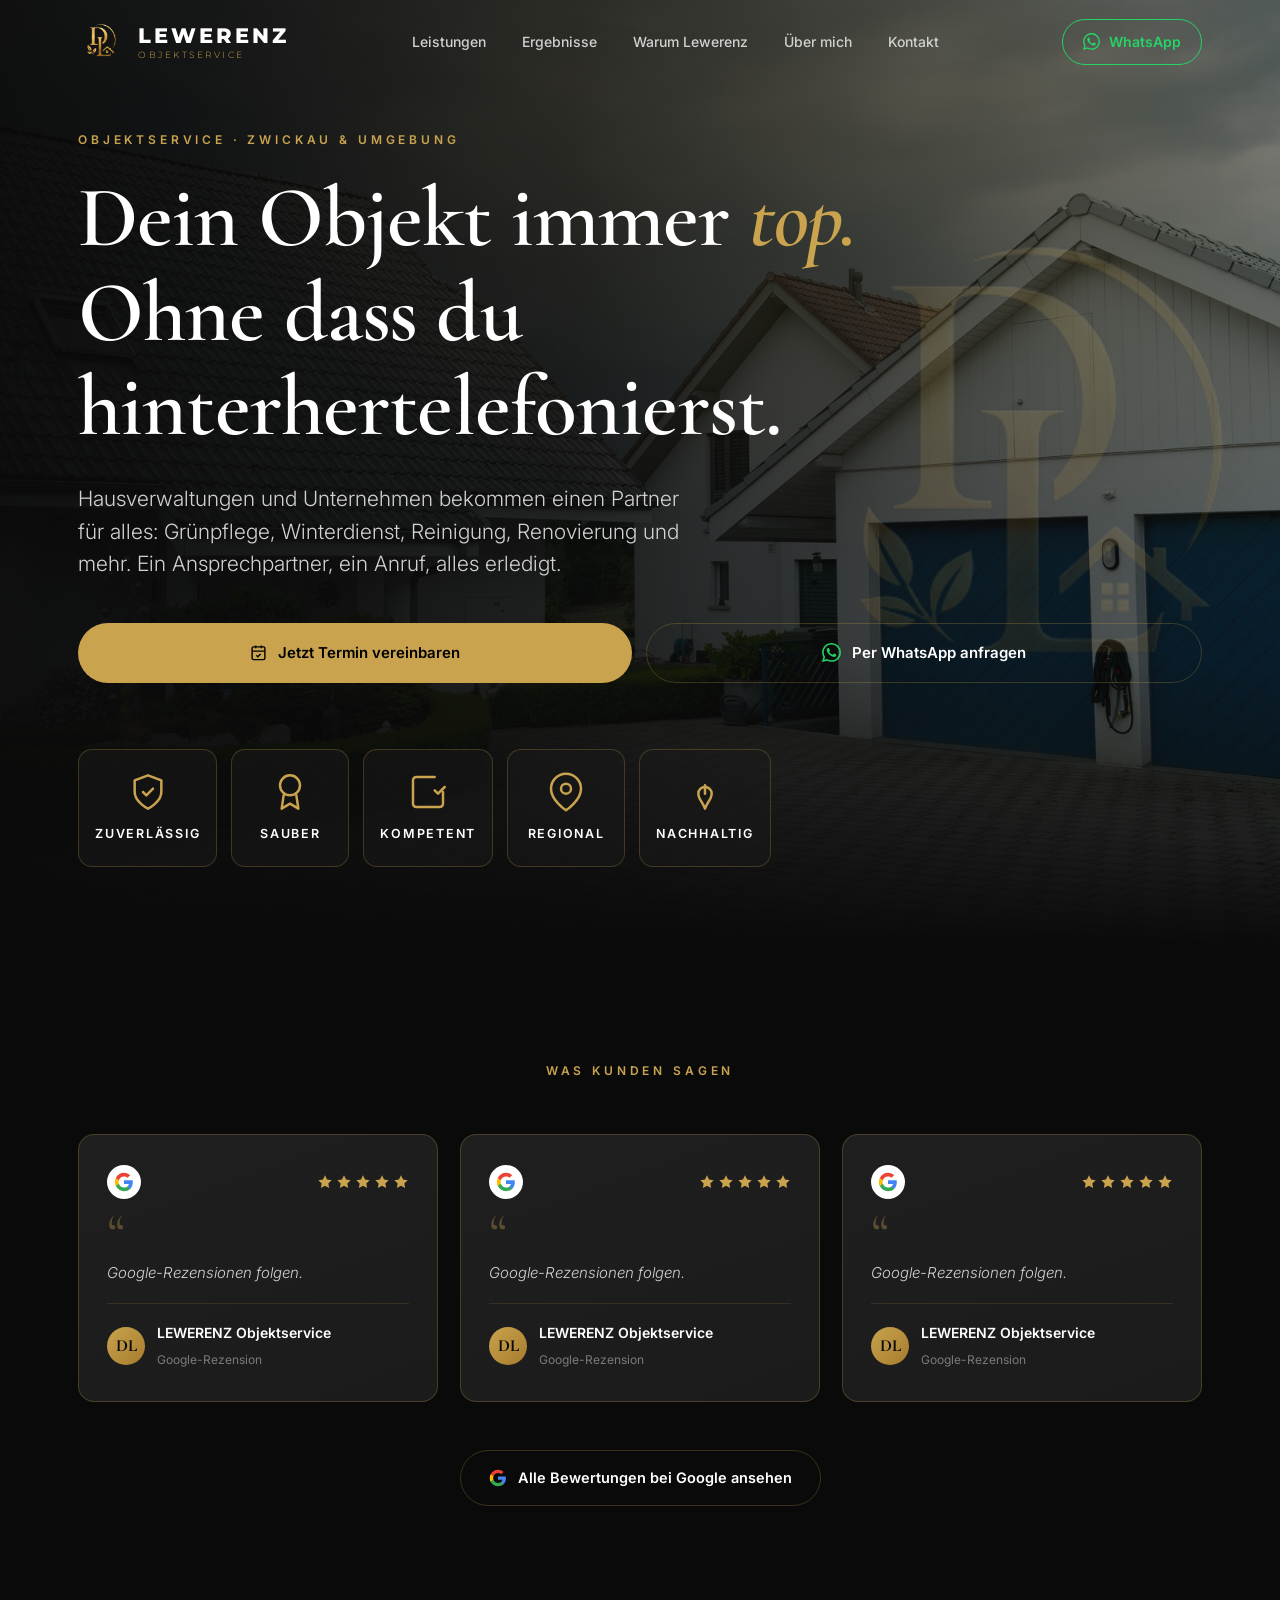
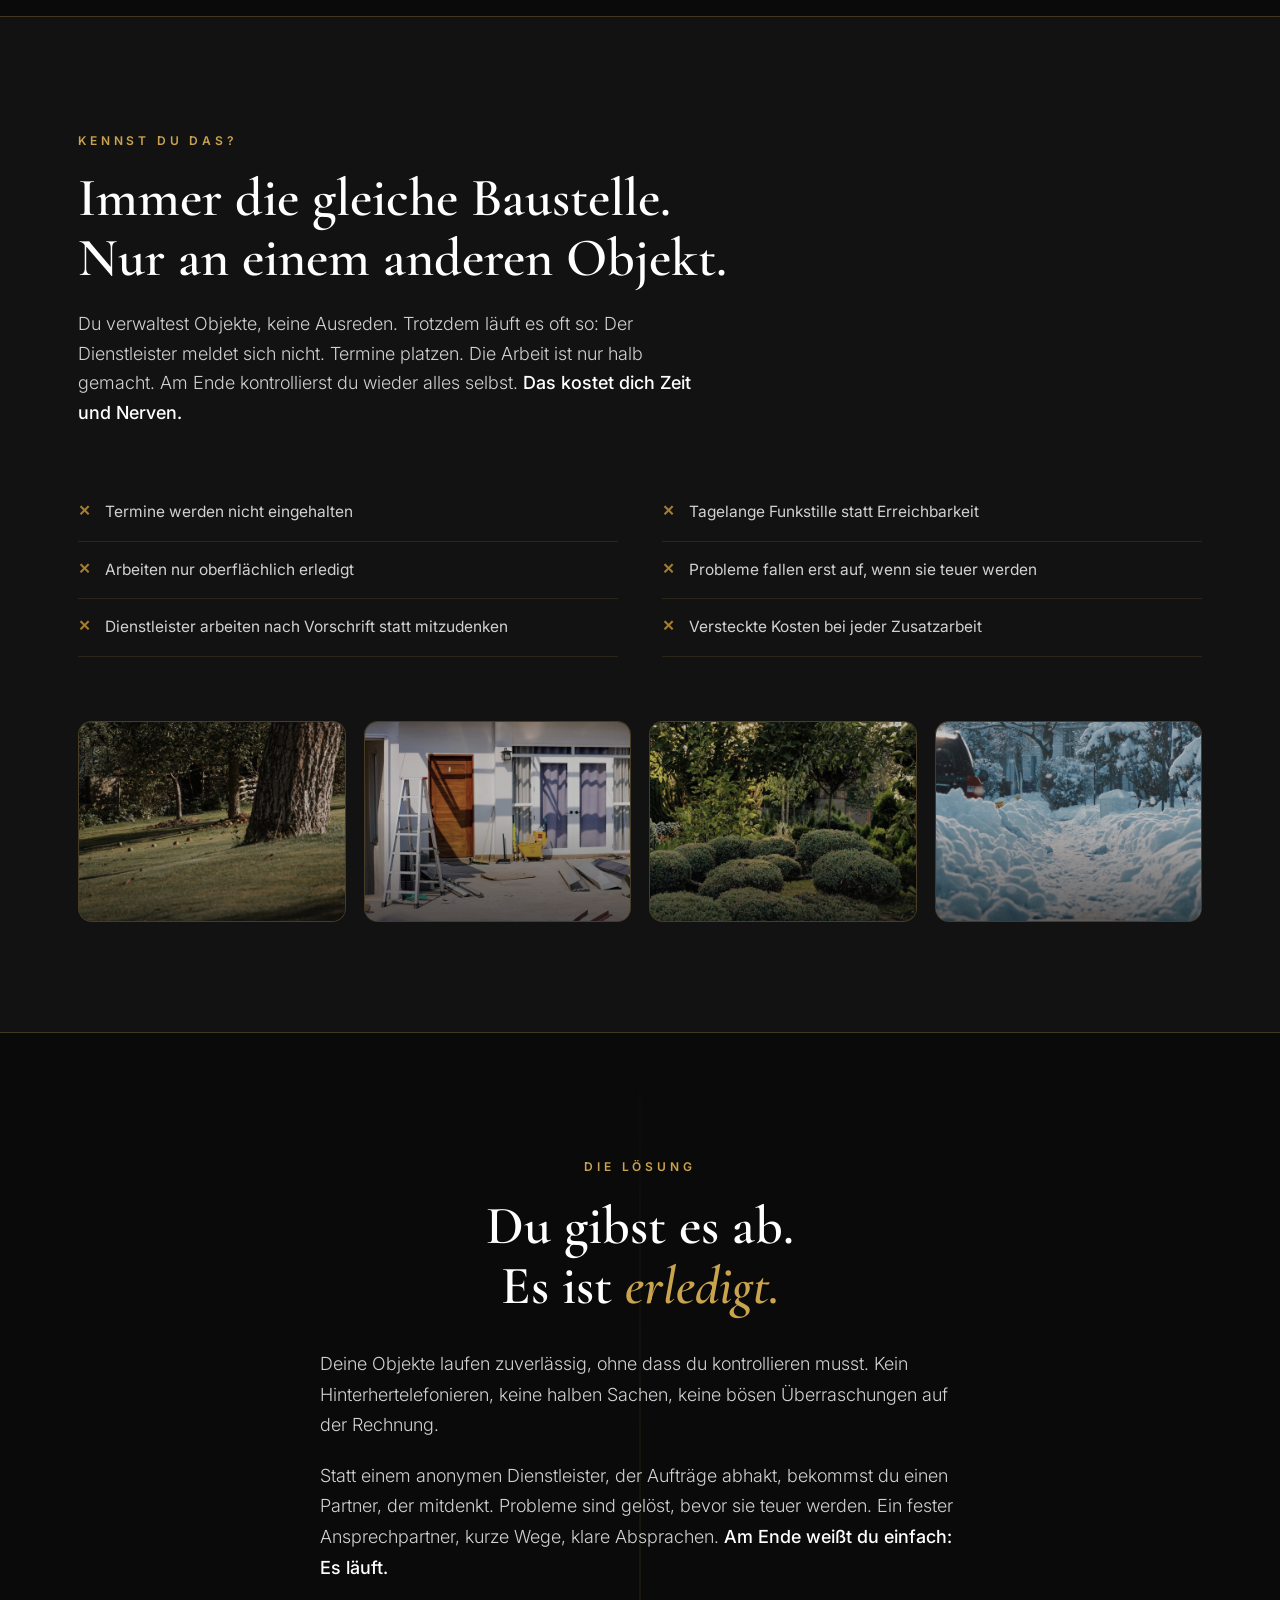
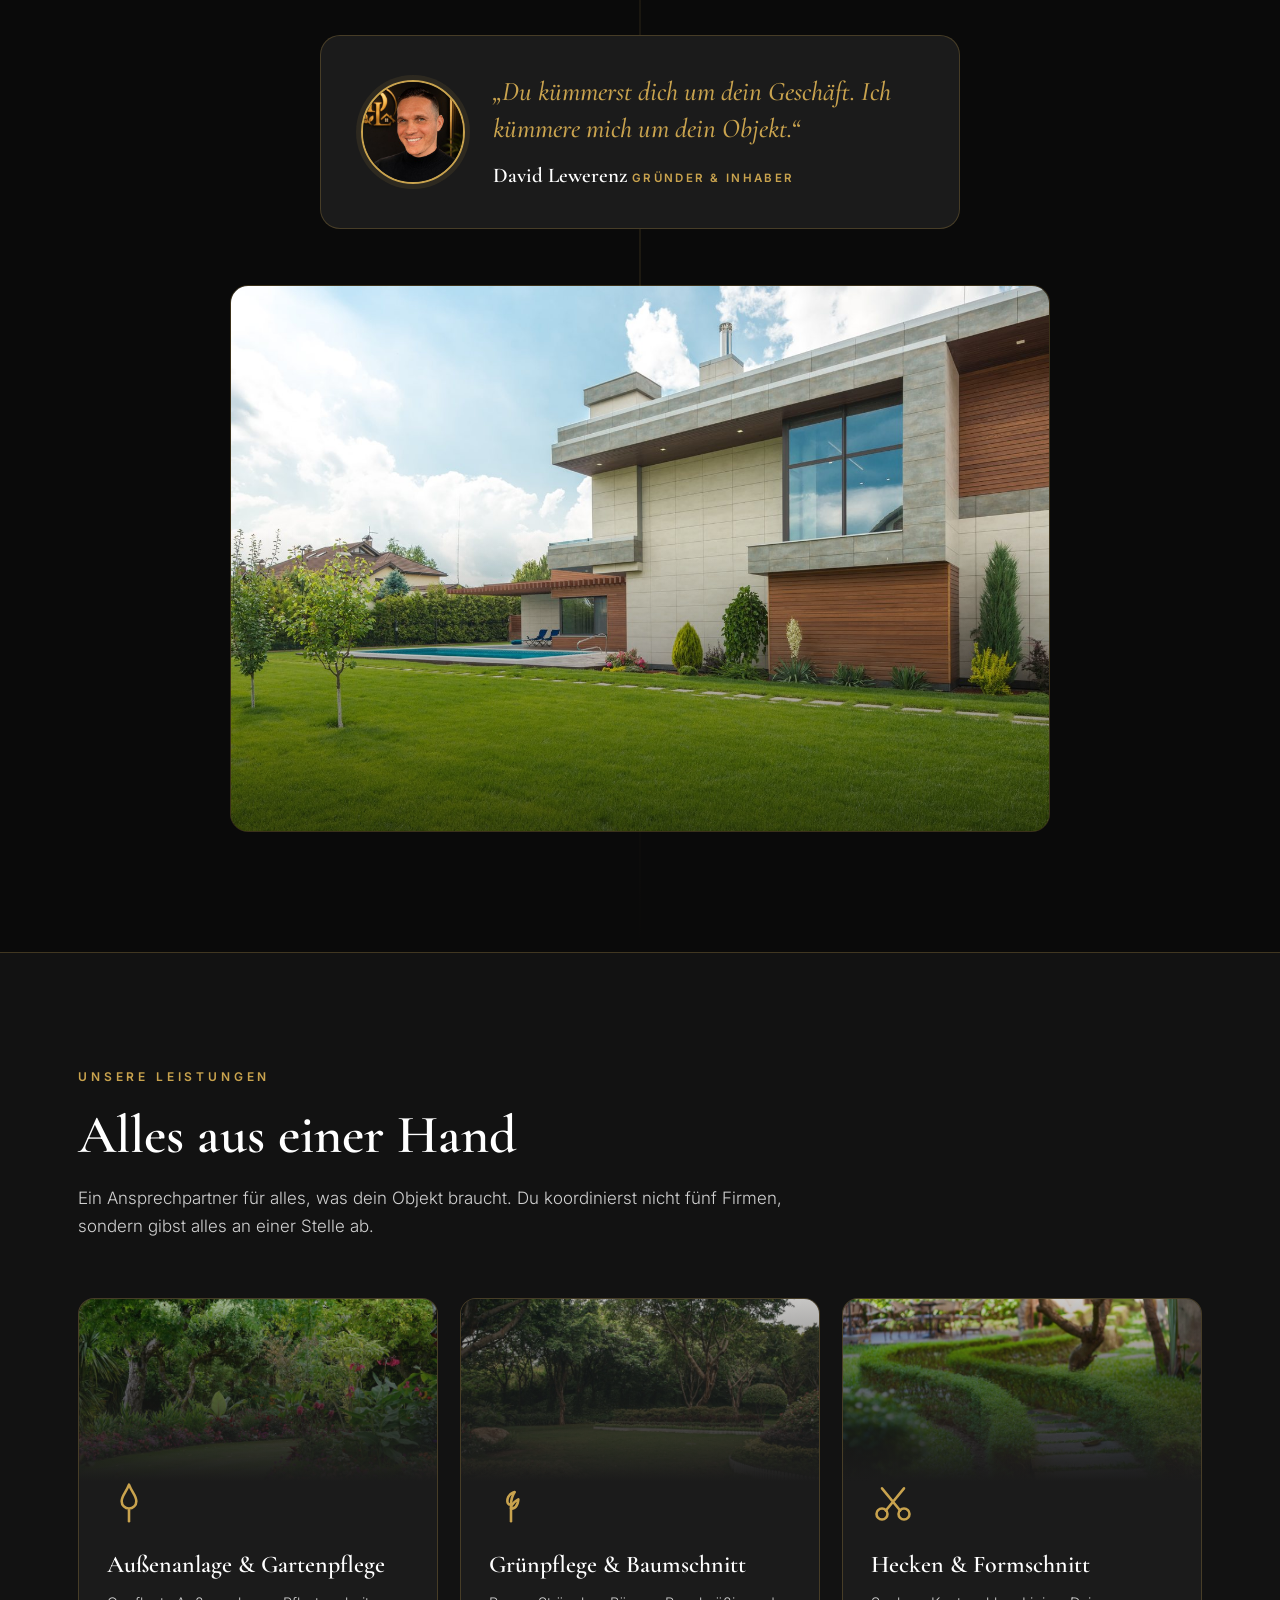
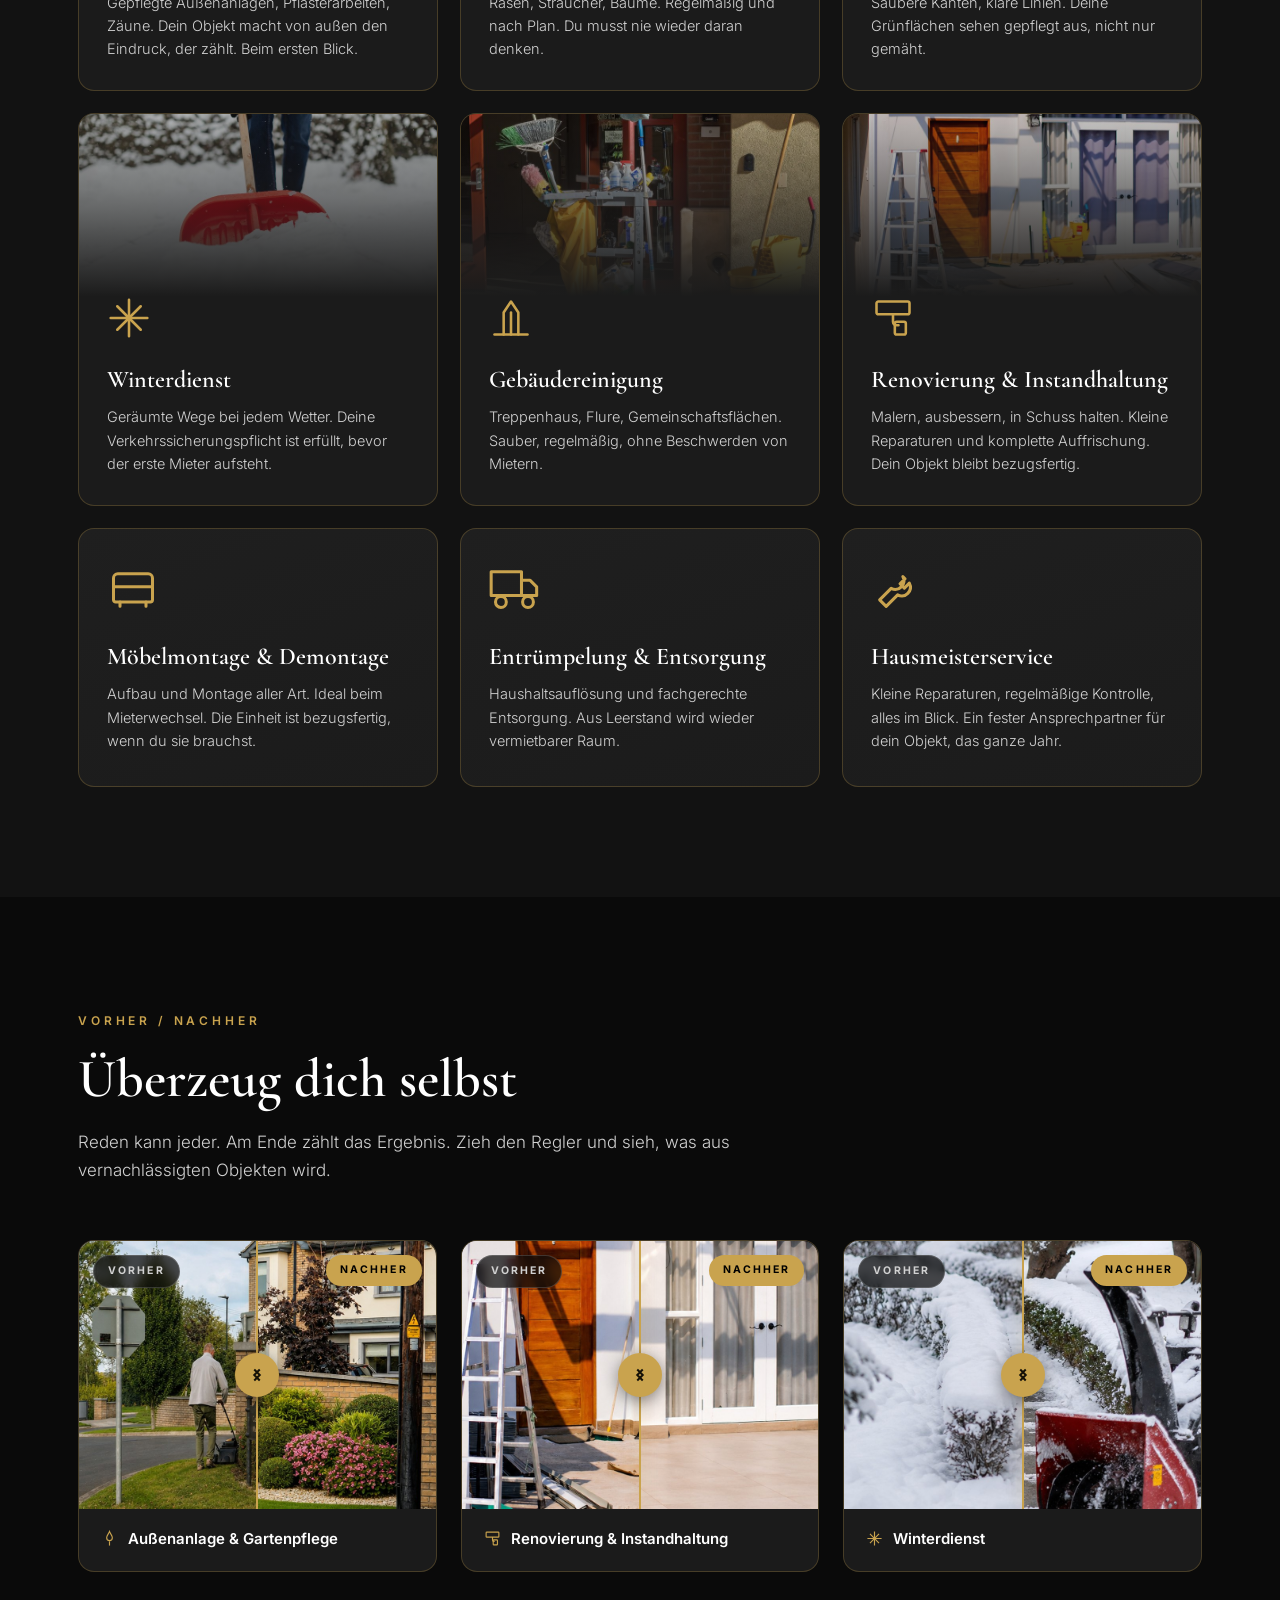
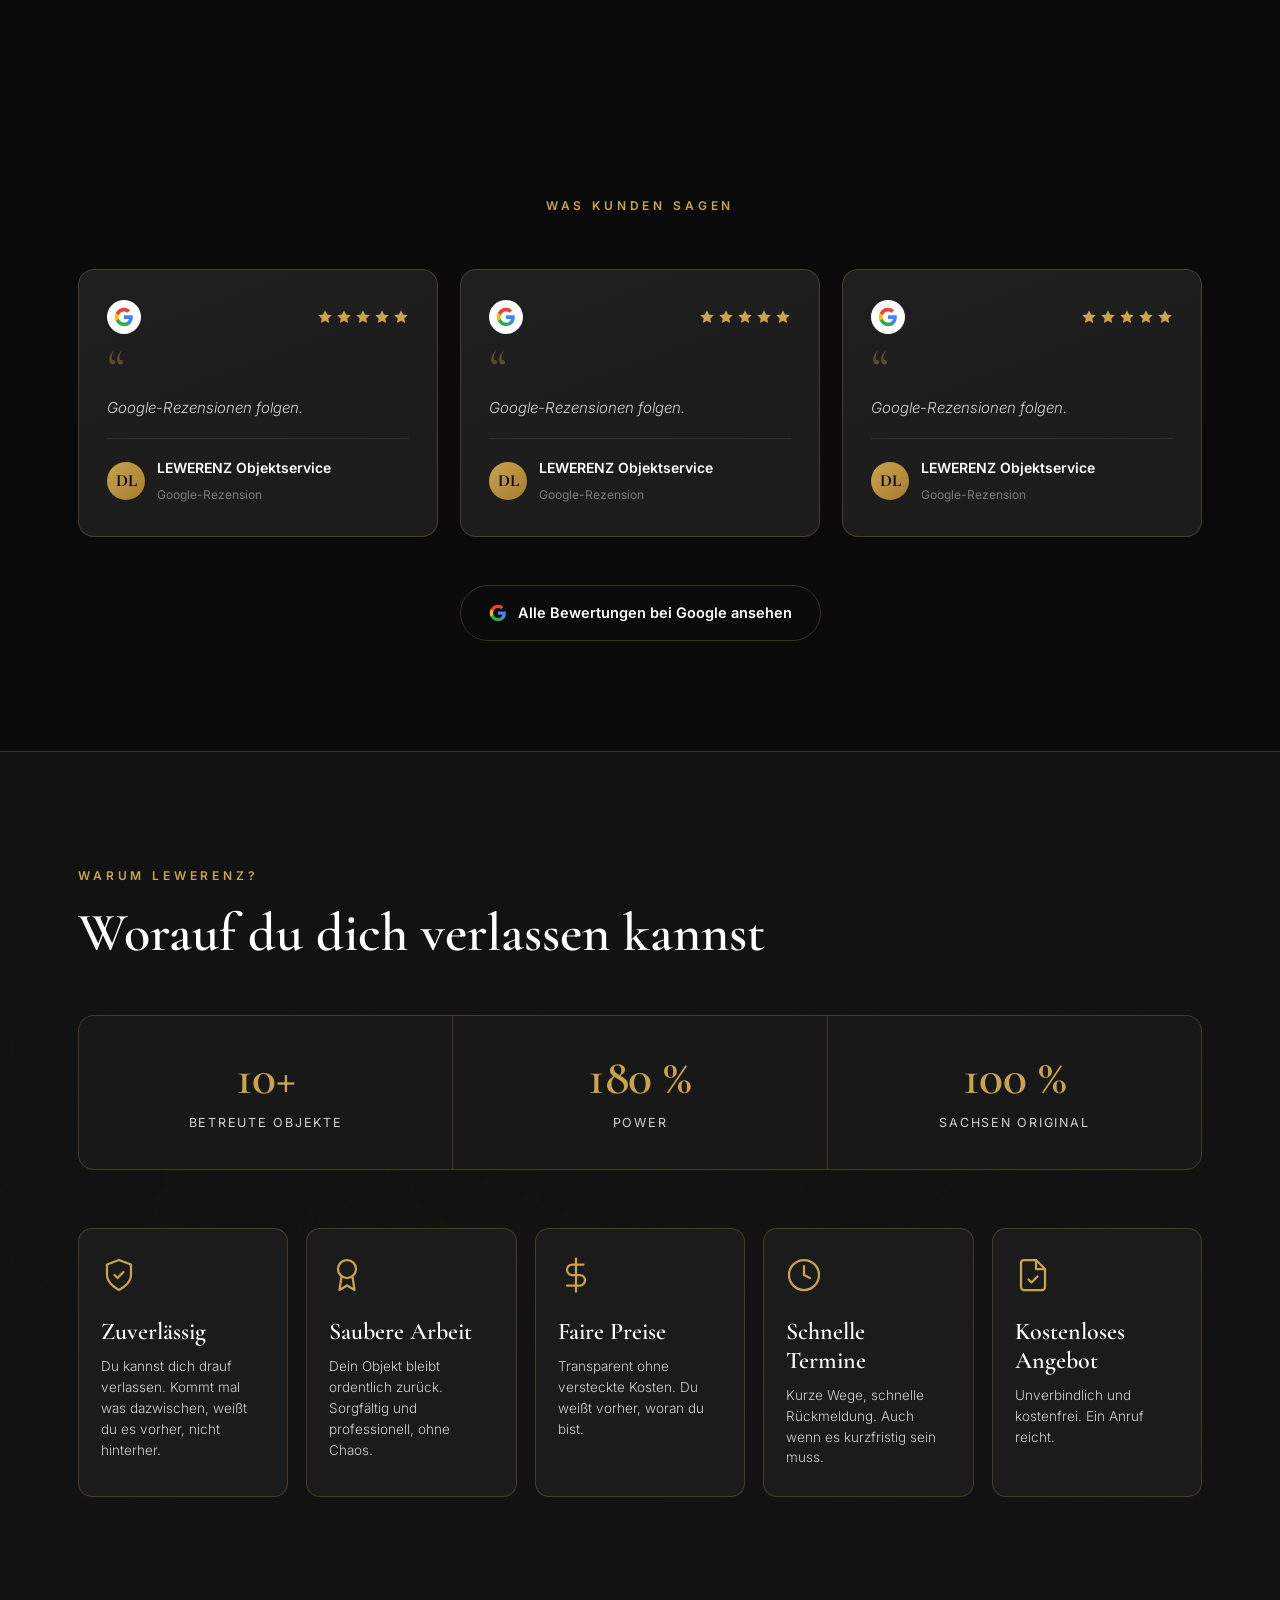
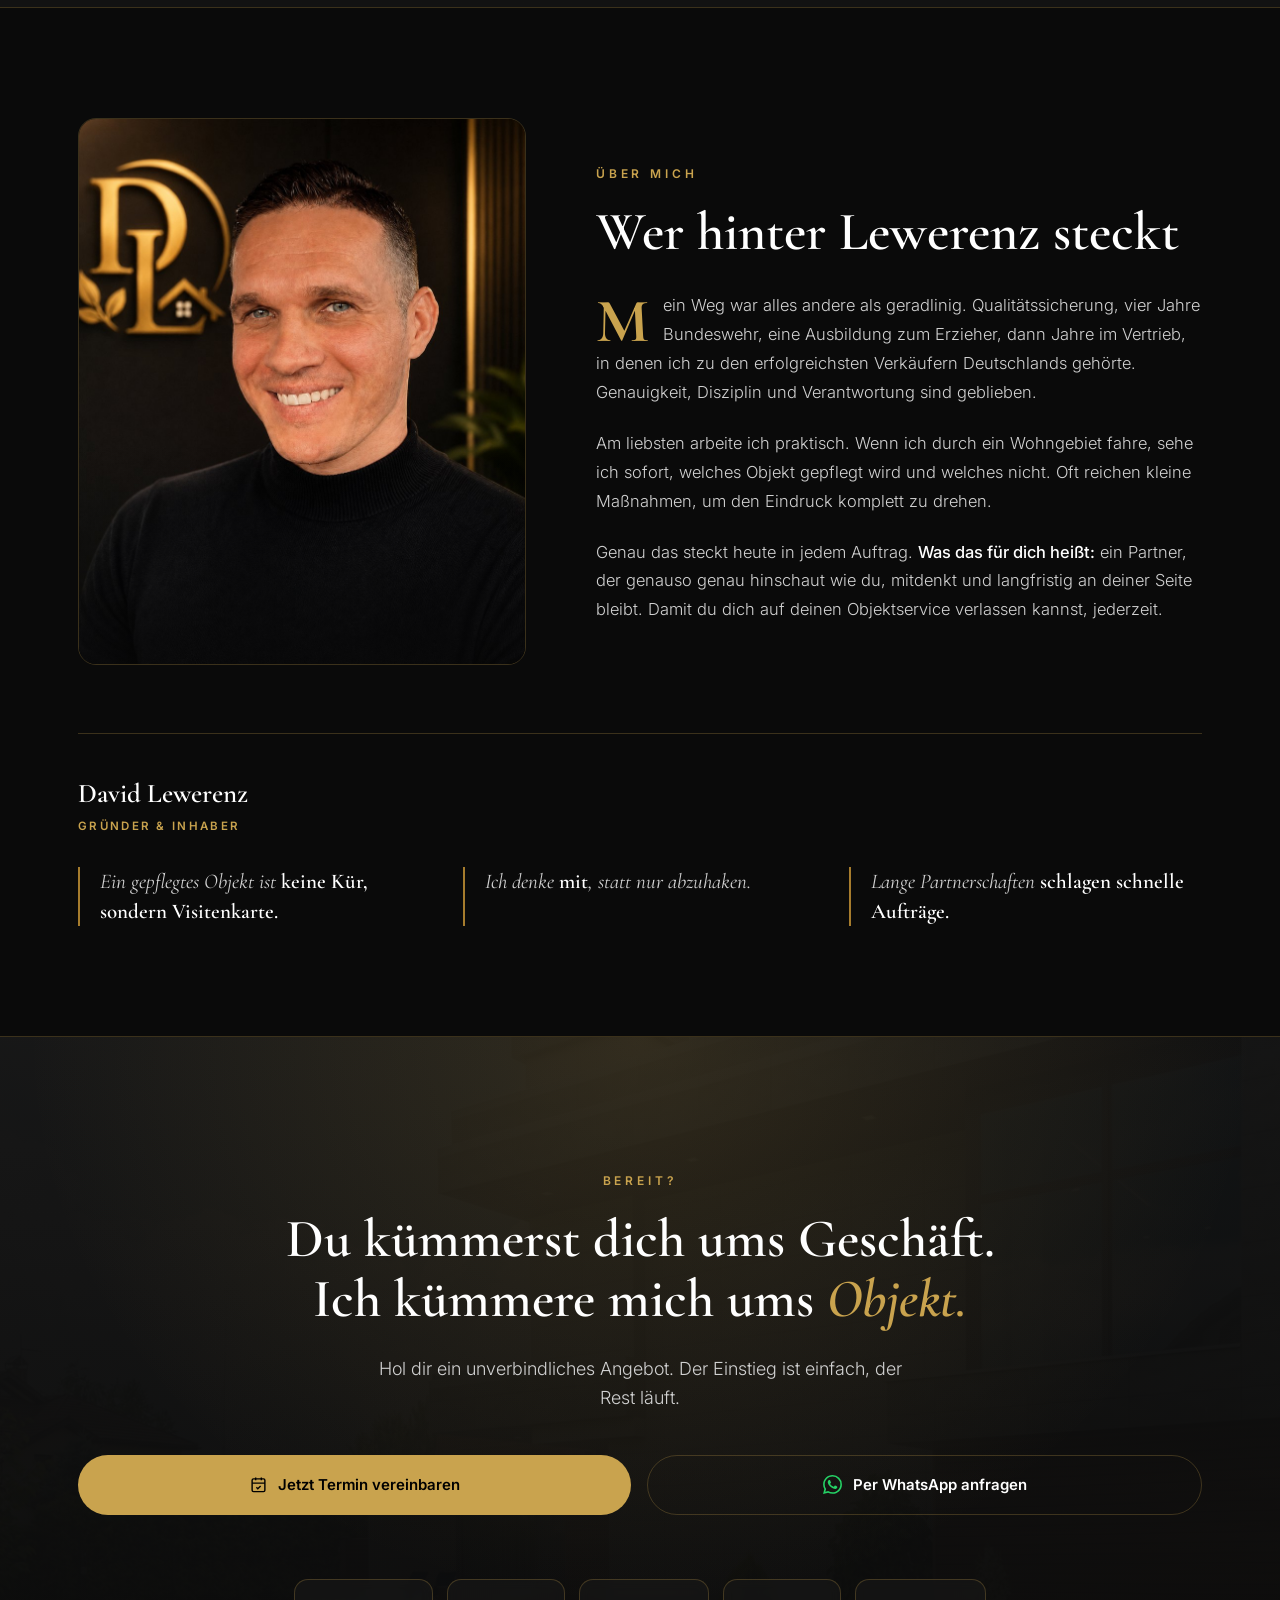
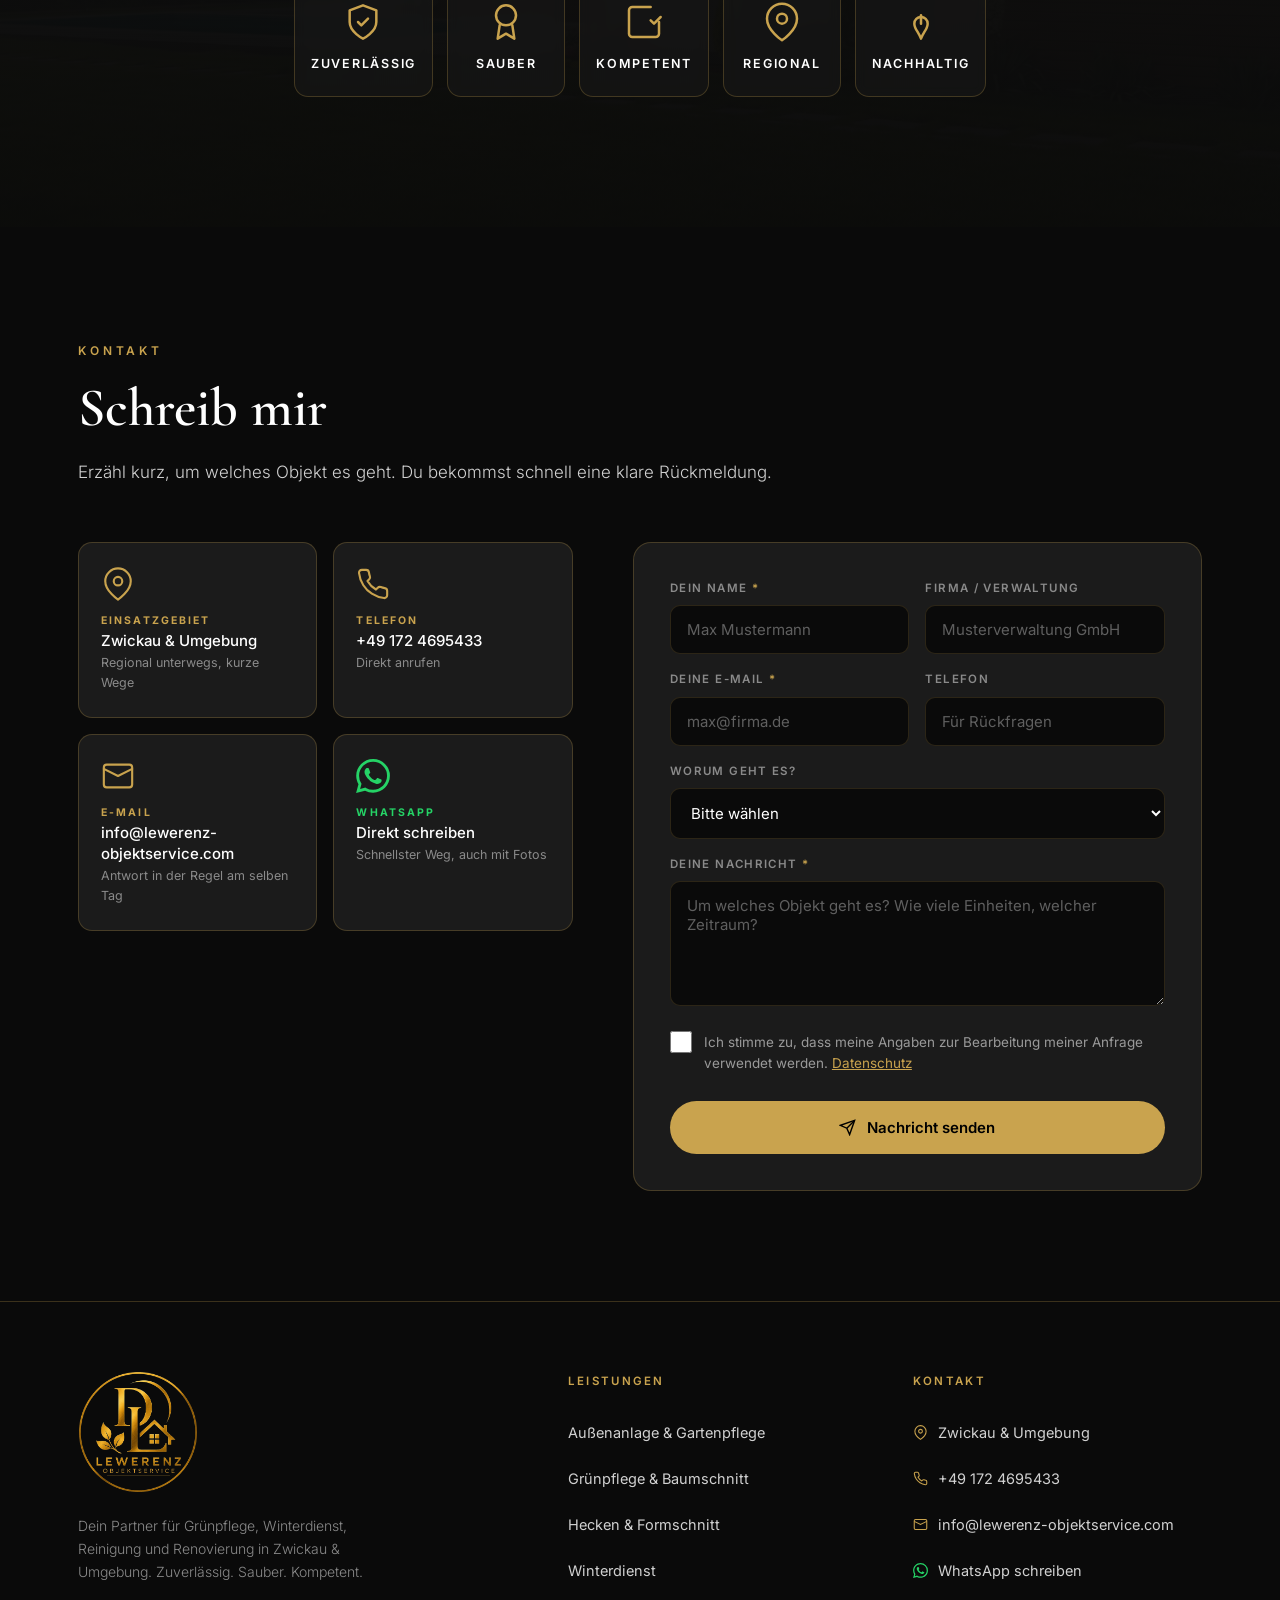
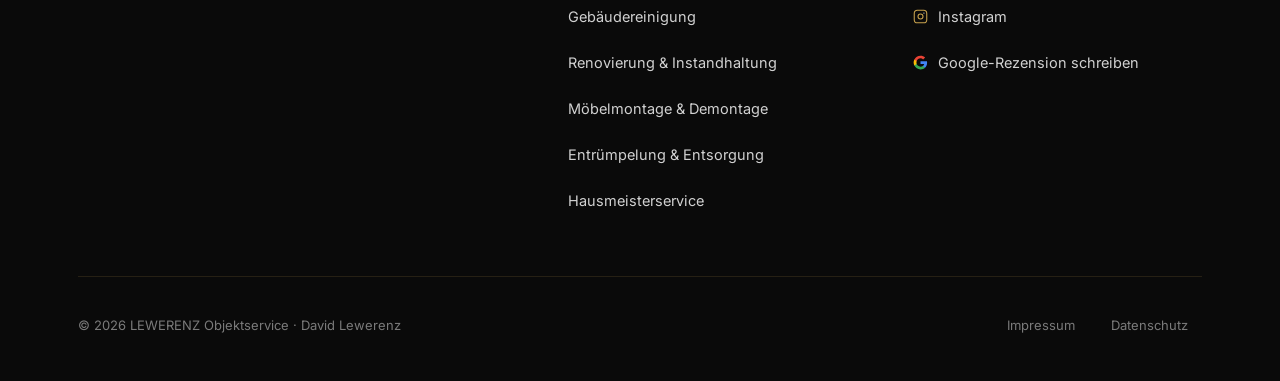
<file: index.html>
<!DOCTYPE html>
<html lang="de">
<head>
<meta charset="UTF-8">
<meta name="viewport" content="width=device-width, initial-scale=1.0">

<title>LEWERENZ Objektservice — Zwickau &amp; Umgebung</title>
<meta name="description" content="Objektservice für Hausverwaltungen und Unternehmen in Zwickau: Grünpflege, Winterdienst, Reinigung, Renovierung. Alles aus einer Hand.">
<meta name="author" content="David Lewerenz Objektservice">
<link rel="canonical" href="https://www.lewerenz-objektservice.com/">

<meta property="og:type" content="website">
<meta property="og:locale" content="de_DE">
<meta property="og:site_name" content="LEWERENZ Objektservice">
<meta property="og:title" content="LEWERENZ Objektservice — Dein Objekt immer top">
<meta property="og:description" content="Zuverlässiger Partner für Hausverwaltungen und Unternehmen in Zwickau &amp; Umgebung. Grünpflege, Winterdienst, Reinigung, Renovierung.">
<meta property="og:image" content="assets/logo-mark.png">
<meta property="og:url" content="https://www.lewerenz-objektservice.com/">
<meta name="twitter:card" content="summary_large_image">

<link rel="icon" href="assets/logo-mark.png">
<link rel="apple-touch-icon" href="assets/logo-mark.png">
<meta name="theme-color" content="#0A0A0A">

<link rel="preconnect" href="https://fonts.googleapis.com">
<link rel="preconnect" href="https://fonts.gstatic.com" crossorigin>
<link href="https://fonts.googleapis.com/css2?family=Cormorant+Garamond:wght@500;600;700&family=Inter:wght@300;400;500;600;700&family=Montserrat:wght@300;800&display=swap" rel="stylesheet">

<link rel="stylesheet" href="style.css">

<script type="application/ld+json">
{
  "@context": "https://schema.org",
  "@type": "LocalBusiness",
  "name": "LEWERENZ Objektservice",
  "alternateName": "David Lewerenz Objektservice",
  "description": "Objektservice für Hausverwaltungen und Unternehmen in Zwickau und Umgebung.",
  "url": "https://www.lewerenz-objektservice.com/",
  "telephone": "+491724695433",
  "email": "info@lewerenz-objektservice.com",
  "founder": { "@type": "Person", "name": "David Lewerenz" },
  "address": {
    "@type": "PostalAddress",
    "addressLocality": "Zwickau",
    "addressRegion": "Sachsen",
    "addressCountry": "DE"
  },
  "areaServed": { "@type": "City", "name": "Zwickau" },
  "priceRange": "$$"
}
</script>
</head>
<body>

<!-- ==================== SEKTION 01 — HEADER & HERO ==================== -->
<!-- ============================= HEADER ============================= -->
<header class="lw-header" id="lwHeader">
  <div class="lw-wrap lw-nav">

    <a href="#top" class="lw-brand" aria-label="LEWERENZ Objektservice Startseite">
      <span class="lw-brand-mark"><img src="assets/logo-mark.png" alt="LEWERENZ Logo"></span>
      <span class="lw-brand-text">
        <b>LEWERENZ</b>
        <span>Objektservice</span>
      </span>
    </a>

    <nav class="lw-nav-links" aria-label="Hauptnavigation">
      <a href="#leistungen">Leistungen</a>
      <a href="#ergebnisse">Ergebnisse</a>
      <a href="#warum">Warum Lewerenz</a>
      <a href="#story">Über mich</a>
      <a href="#kontakt">Kontakt</a>
    </nav>

    <!-- WhatsApp-Button mit echter Nummer -->
    <a class="lw-nav-wa"
       href="https://wa.me/491724695433"
       target="_blank" rel="noopener"
       aria-label="Per WhatsApp Kontakt aufnehmen">
      <svg viewBox="0 0 24 24" aria-hidden="true"><path d="M17.472 14.382c-.297-.149-1.758-.867-2.03-.967-.273-.099-.471-.148-.67.15-.197.297-.767.966-.94 1.164-.173.199-.347.223-.644.075-.297-.15-1.255-.463-2.39-1.475-.883-.788-1.48-1.761-1.653-2.059-.173-.297-.018-.458.13-.606.134-.133.298-.347.446-.52.149-.174.198-.298.298-.497.099-.198.05-.371-.025-.52-.075-.149-.669-1.612-.916-2.207-.242-.579-.487-.5-.669-.51l-.57-.01c-.198 0-.52.074-.792.372-.272.297-1.04 1.016-1.04 2.479 0 1.462 1.065 2.875 1.213 3.074.149.198 2.096 3.2 5.077 4.487.709.306 1.262.489 1.694.625.712.227 1.36.195 1.871.118.571-.085 1.758-.719 2.006-1.413.248-.694.248-1.289.173-1.413-.074-.124-.272-.198-.57-.347m-5.421 7.403h-.004a9.87 9.87 0 01-5.031-1.378l-.361-.214-3.741.982.998-3.648-.235-.374a9.86 9.86 0 01-1.51-5.26c.001-5.45 4.436-9.884 9.888-9.884a9.82 9.82 0 016.988 2.898 9.825 9.825 0 012.893 6.994c-.003 5.45-4.437 9.884-9.885 9.884m8.413-18.297A11.815 11.815 0 0012.05 0C5.495 0 .16 5.335.157 11.892c0 2.096.547 4.142 1.588 5.945L.057 24l6.305-1.654a11.882 11.882 0 005.683 1.448h.005c6.554 0 11.89-5.335 11.893-11.893a11.821 11.821 0 00-3.48-8.413Z"/></svg>
      <span>WhatsApp</span>
    </a>

    <button class="lw-burger" id="lwBurger"
            aria-label="Menü öffnen" aria-expanded="false" aria-controls="lwMenu">
      <span></span><span></span><span></span>
    </button>

  </div>
</header>

<!-- Mobiles Menü -->
<nav class="lw-menu" id="lwMenu" aria-label="Mobile Navigation" aria-hidden="true">
  <a href="#leistungen">Leistungen</a>
  <a href="#ergebnisse">Ergebnisse</a>
  <a href="#warum">Warum Lewerenz</a>
  <a href="#story">Über mich</a>
  <a href="#kontakt">Kontakt</a>

  <div class="lw-menu__cta">
    <a class="lw-menu__call" href="tel:+491724695433">
      <svg viewBox="0 0 24 24" aria-hidden="true"><path d="M22 16.92v3a2 2 0 0 1-2.18 2 19.79 19.79 0 0 1-8.63-3.07 19.5 19.5 0 0 1-6-6 19.79 19.79 0 0 1-3.07-8.67A2 2 0 0 1 4.11 2h3a2 2 0 0 1 2 1.72 12.84 12.84 0 0 0 .7 2.81 2 2 0 0 1-.45 2.11L8.09 9.91a16 16 0 0 0 6 6l1.27-1.27a2 2 0 0 1 2.11-.45 12.84 12.84 0 0 0 2.81.7A2 2 0 0 1 22 16.92z"/></svg>
      Jetzt anrufen
    </a>
    <a class="lw-menu__wa" href="https://wa.me/491724695433" target="_blank" rel="noopener">
      <svg viewBox="0 0 24 24" aria-hidden="true"><path d="M17.472 14.382c-.297-.149-1.758-.867-2.03-.967-.273-.099-.471-.148-.67.15-.197.297-.767.966-.94 1.164-.173.199-.347.223-.644.075-.297-.15-1.255-.463-2.39-1.475-.883-.788-1.48-1.761-1.653-2.059-.173-.297-.018-.458.13-.606.134-.133.298-.347.446-.52.149-.174.198-.298.298-.497.099-.198.05-.371-.025-.52-.075-.149-.669-1.612-.916-2.207-.242-.579-.487-.5-.669-.51l-.57-.01c-.198 0-.52.074-.792.372-.272.297-1.04 1.016-1.04 2.479 0 1.462 1.065 2.875 1.213 3.074.149.198 2.096 3.2 5.077 4.487.709.306 1.262.489 1.694.625.712.227 1.36.195 1.871.118.571-.085 1.758-.719 2.006-1.413.248-.694.248-1.289.173-1.413-.074-.124-.272-.198-.57-.347m-5.421 7.403h-.004a9.87 9.87 0 01-5.031-1.378l-.361-.214-3.741.982.998-3.648-.235-.374a9.86 9.86 0 01-1.51-5.26c.001-5.45 4.436-9.884 9.888-9.884a9.82 9.82 0 016.988 2.898 9.825 9.825 0 012.893 6.994c-.003 5.45-4.437 9.884-9.885 9.884m8.413-18.297A11.815 11.815 0 0012.05 0C5.495 0 .16 5.335.157 11.892c0 2.096.547 4.142 1.588 5.945L.057 24l6.305-1.654a11.882 11.882 0 005.683 1.448h.005c6.554 0 11.89-5.335 11.893-11.893a11.821 11.821 0 00-3.48-8.413Z"/></svg>
      Per WhatsApp
    </a>
  </div>
</nav>

<!-- ============================= HERO ============================= -->
<section class="lw-hero" id="top">
  <div class="lw-hero__bg"></div>
  <div class="lw-hero__veil"></div>
  <div class="lw-hero__ghost" aria-hidden="true"><img src="assets/logo-mark.png" alt="" role="presentation"></div>

  <div class="lw-wrap lw-hero__inner">

    <span class="lw-eyebrow">Objektservice · Zwickau &amp; Umgebung</span>

    <h1 class="lw-hero__title">
      Dein Objekt immer <span class="lw-accent">top.</span><br>
      Ohne dass du hinterhertelefonierst.
    </h1>

    <p class="lw-hero__sub">
      Hausverwaltungen und Unternehmen bekommen einen Partner für alles:
      Grünpflege, Winterdienst, Reinigung, Renovierung und mehr.
      Ein Ansprechpartner, ein Anruf, alles erledigt.
    </p>

    <div class="lw-hero__cta">
      <!-- CTA 1: Termin vereinbaren (Anruf) -->
      <a class="lw-btn" href="tel:+491724695433">
        <svg viewBox="0 0 24 24" aria-hidden="true">
          <rect x="3" y="4" width="18" height="18" rx="2"/>
          <path d="M16 2v4M8 2v4M3 10h18"/>
          <path d="M9 16l2 2 4-4"/>
        </svg>
        Jetzt Termin vereinbaren
      </a>

      <!-- CTA 2: WhatsApp -->
      <a class="lw-btn-wa"
         href="https://wa.me/491724695433"
         target="_blank" rel="noopener">
        <svg viewBox="0 0 24 24" aria-hidden="true"><path d="M17.472 14.382c-.297-.149-1.758-.867-2.03-.967-.273-.099-.471-.148-.67.15-.197.297-.767.966-.94 1.164-.173.199-.347.223-.644.075-.297-.15-1.255-.463-2.39-1.475-.883-.788-1.48-1.761-1.653-2.059-.173-.297-.018-.458.13-.606.134-.133.298-.347.446-.52.149-.174.198-.298.298-.497.099-.198.05-.371-.025-.52-.075-.149-.669-1.612-.916-2.207-.242-.579-.487-.5-.669-.51l-.57-.01c-.198 0-.52.074-.792.372-.272.297-1.04 1.016-1.04 2.479 0 1.462 1.065 2.875 1.213 3.074.149.198 2.096 3.2 5.077 4.487.709.306 1.262.489 1.694.625.712.227 1.36.195 1.871.118.571-.085 1.758-.719 2.006-1.413.248-.694.248-1.289.173-1.413-.074-.124-.272-.198-.57-.347m-5.421 7.403h-.004a9.87 9.87 0 01-5.031-1.378l-.361-.214-3.741.982.998-3.648-.235-.374a9.86 9.86 0 01-1.51-5.26c.001-5.45 4.436-9.884 9.888-9.884a9.82 9.82 0 016.988 2.898 9.825 9.825 0 012.893 6.994c-.003 5.45-4.437 9.884-9.885 9.884m8.413-18.297A11.815 11.815 0 0012.05 0C5.495 0 .16 5.335.157 11.892c0 2.096.547 4.142 1.588 5.945L.057 24l6.305-1.654a11.882 11.882 0 005.683 1.448h.005c6.554 0 11.89-5.335 11.893-11.893a11.821 11.821 0 00-3.48-8.413Z"/></svg>
        Per WhatsApp anfragen
      </a>
    </div>

    <!-- Vertrauens-Icons -->
    <div class="lw-trust">
      <div class="lw-trust__item">
        <svg viewBox="0 0 24 24" aria-hidden="true"><path d="M12 22s8-4 8-10V5l-8-3-8 3v7c0 6 8 10 8 10z"/><path d="M9 12l2 2 4-4"/></svg>
        <span>Zuverlässig</span>
      </div>
      <div class="lw-trust__item">
        <svg viewBox="0 0 24 24" aria-hidden="true"><circle cx="12" cy="8" r="6"/><path d="M8.21 13.89 7 22l5-3 5 3-1.21-8.11"/></svg>
        <span>Sauber</span>
      </div>
      <div class="lw-trust__item">
        <svg viewBox="0 0 24 24" aria-hidden="true"><path d="M16 11l2 2 4-4"/><path d="M21 12v7a2 2 0 0 1-2 2H5a2 2 0 0 1-2-2V5a2 2 0 0 1 2-2h11"/></svg>
        <span>Kompetent</span>
      </div>
      <div class="lw-trust__item">
        <svg viewBox="0 0 24 24" aria-hidden="true"><path d="M21 10c0 7-9 13-9 13s-9-6-9-13a9 9 0 0 1 18 0z"/><circle cx="12" cy="10" r="3"/></svg>
        <span>Regional</span>
      </div>
      <div class="lw-trust__item">
        <svg viewBox="0 0 24 24" aria-hidden="true"><path d="M12 22c1.5-4 4-6 4-9a4 4 0 0 0-8 0c0 3 2.5 5 4 9z"/><path d="M12 13V8"/></svg>
        <span>Nachhaltig</span>
      </div>
    </div>

  </div>
</section>

<!-- ==================== SEKTION 02 — GOOGLE-BEWERTUNGEN (oben) ==================== -->
<!-- ==================== SEKTION — WAS KUNDEN SAGEN ==================== -->
<section class="lw-reviews" id="bewertungen">
  <div class="lw-wrap">

    <div class="lw-reviews__head">
      <span class="lw-eyebrow">Was Kunden sagen</span>
    </div>

    <!-- Design-Kacheln: Platzhalter bis echte Rezensionen vorliegen -->
    <div class="lw-rgrid">

      <article class="lw-rcard">
        <div class="lw-rcard__top">
          <span class="lw-rcard__g">
            <svg viewBox="0 0 24 24" aria-hidden="true">
              <path fill="#4285F4" d="M22.56 12.25c0-.78-.07-1.53-.2-2.25H12v4.26h5.92c-.26 1.37-1.04 2.53-2.21 3.31v2.77h3.57c2.08-1.92 3.28-4.74 3.28-8.09z"/>
              <path fill="#34A853" d="M12 23c2.97 0 5.46-.98 7.28-2.66l-3.57-2.77c-.98.66-2.23 1.06-3.71 1.06-2.86 0-5.29-1.93-6.16-4.53H2.18v2.84C3.99 20.53 7.7 23 12 23z"/>
              <path fill="#FBBC05" d="M5.84 14.09c-.22-.66-.35-1.36-.35-2.09s.13-1.43.35-2.09V7.07H2.18C1.43 8.55 1 10.22 1 12s.43 3.45 1.18 4.93l2.85-2.22.81-.62z"/>
              <path fill="#EA4335" d="M12 5.38c1.62 0 3.06.56 4.21 1.64l3.15-3.15C17.45 2.09 14.97 1 12 1 7.7 1 3.99 3.47 2.18 7.07l3.66 2.84c.87-2.6 3.3-4.53 6.16-4.53z"/>
            </svg>
          </span>
          <span class="lw-rcard__stars" aria-label="5 Sterne">
            <svg viewBox="0 0 24 24"><path d="M12 2l3.09 6.26L22 9.27l-5 4.87 1.18 6.88L12 17.77l-6.18 3.25L7 14.14 2 9.27l6.91-1.01L12 2z"/></svg>
            <svg viewBox="0 0 24 24"><path d="M12 2l3.09 6.26L22 9.27l-5 4.87 1.18 6.88L12 17.77l-6.18 3.25L7 14.14 2 9.27l6.91-1.01L12 2z"/></svg>
            <svg viewBox="0 0 24 24"><path d="M12 2l3.09 6.26L22 9.27l-5 4.87 1.18 6.88L12 17.77l-6.18 3.25L7 14.14 2 9.27l6.91-1.01L12 2z"/></svg>
            <svg viewBox="0 0 24 24"><path d="M12 2l3.09 6.26L22 9.27l-5 4.87 1.18 6.88L12 17.77l-6.18 3.25L7 14.14 2 9.27l6.91-1.01L12 2z"/></svg>
            <svg viewBox="0 0 24 24"><path d="M12 2l3.09 6.26L22 9.27l-5 4.87 1.18 6.88L12 17.77l-6.18 3.25L7 14.14 2 9.27l6.91-1.01L12 2z"/></svg>
          </span>
        </div>
        <div class="lw-rcard__quote">&ldquo;</div>
        <p class="lw-rcard__text">Google-Rezensionen folgen.</p>
        <div class="lw-rcard__foot">
          <span class="lw-rcard__avatar">DL</span>
          <span>
            <span class="lw-rcard__name">LEWERENZ Objektservice</span><br>
            <span class="lw-rcard__meta">Google-Rezension</span>
          </span>
        </div>
      </article>

      <article class="lw-rcard">
        <div class="lw-rcard__top">
          <span class="lw-rcard__g">
            <svg viewBox="0 0 24 24" aria-hidden="true">
              <path fill="#4285F4" d="M22.56 12.25c0-.78-.07-1.53-.2-2.25H12v4.26h5.92c-.26 1.37-1.04 2.53-2.21 3.31v2.77h3.57c2.08-1.92 3.28-4.74 3.28-8.09z"/>
              <path fill="#34A853" d="M12 23c2.97 0 5.46-.98 7.28-2.66l-3.57-2.77c-.98.66-2.23 1.06-3.71 1.06-2.86 0-5.29-1.93-6.16-4.53H2.18v2.84C3.99 20.53 7.7 23 12 23z"/>
              <path fill="#FBBC05" d="M5.84 14.09c-.22-.66-.35-1.36-.35-2.09s.13-1.43.35-2.09V7.07H2.18C1.43 8.55 1 10.22 1 12s.43 3.45 1.18 4.93l2.85-2.22.81-.62z"/>
              <path fill="#EA4335" d="M12 5.38c1.62 0 3.06.56 4.21 1.64l3.15-3.15C17.45 2.09 14.97 1 12 1 7.7 1 3.99 3.47 2.18 7.07l3.66 2.84c.87-2.6 3.3-4.53 6.16-4.53z"/>
            </svg>
          </span>
          <span class="lw-rcard__stars" aria-label="5 Sterne">
            <svg viewBox="0 0 24 24"><path d="M12 2l3.09 6.26L22 9.27l-5 4.87 1.18 6.88L12 17.77l-6.18 3.25L7 14.14 2 9.27l6.91-1.01L12 2z"/></svg>
            <svg viewBox="0 0 24 24"><path d="M12 2l3.09 6.26L22 9.27l-5 4.87 1.18 6.88L12 17.77l-6.18 3.25L7 14.14 2 9.27l6.91-1.01L12 2z"/></svg>
            <svg viewBox="0 0 24 24"><path d="M12 2l3.09 6.26L22 9.27l-5 4.87 1.18 6.88L12 17.77l-6.18 3.25L7 14.14 2 9.27l6.91-1.01L12 2z"/></svg>
            <svg viewBox="0 0 24 24"><path d="M12 2l3.09 6.26L22 9.27l-5 4.87 1.18 6.88L12 17.77l-6.18 3.25L7 14.14 2 9.27l6.91-1.01L12 2z"/></svg>
            <svg viewBox="0 0 24 24"><path d="M12 2l3.09 6.26L22 9.27l-5 4.87 1.18 6.88L12 17.77l-6.18 3.25L7 14.14 2 9.27l6.91-1.01L12 2z"/></svg>
          </span>
        </div>
        <div class="lw-rcard__quote">&ldquo;</div>
        <p class="lw-rcard__text">Google-Rezensionen folgen.</p>
        <div class="lw-rcard__foot">
          <span class="lw-rcard__avatar">DL</span>
          <span>
            <span class="lw-rcard__name">LEWERENZ Objektservice</span><br>
            <span class="lw-rcard__meta">Google-Rezension</span>
          </span>
        </div>
      </article>

      <article class="lw-rcard">
        <div class="lw-rcard__top">
          <span class="lw-rcard__g">
            <svg viewBox="0 0 24 24" aria-hidden="true">
              <path fill="#4285F4" d="M22.56 12.25c0-.78-.07-1.53-.2-2.25H12v4.26h5.92c-.26 1.37-1.04 2.53-2.21 3.31v2.77h3.57c2.08-1.92 3.28-4.74 3.28-8.09z"/>
              <path fill="#34A853" d="M12 23c2.97 0 5.46-.98 7.28-2.66l-3.57-2.77c-.98.66-2.23 1.06-3.71 1.06-2.86 0-5.29-1.93-6.16-4.53H2.18v2.84C3.99 20.53 7.7 23 12 23z"/>
              <path fill="#FBBC05" d="M5.84 14.09c-.22-.66-.35-1.36-.35-2.09s.13-1.43.35-2.09V7.07H2.18C1.43 8.55 1 10.22 1 12s.43 3.45 1.18 4.93l2.85-2.22.81-.62z"/>
              <path fill="#EA4335" d="M12 5.38c1.62 0 3.06.56 4.21 1.64l3.15-3.15C17.45 2.09 14.97 1 12 1 7.7 1 3.99 3.47 2.18 7.07l3.66 2.84c.87-2.6 3.3-4.53 6.16-4.53z"/>
            </svg>
          </span>
          <span class="lw-rcard__stars" aria-label="5 Sterne">
            <svg viewBox="0 0 24 24"><path d="M12 2l3.09 6.26L22 9.27l-5 4.87 1.18 6.88L12 17.77l-6.18 3.25L7 14.14 2 9.27l6.91-1.01L12 2z"/></svg>
            <svg viewBox="0 0 24 24"><path d="M12 2l3.09 6.26L22 9.27l-5 4.87 1.18 6.88L12 17.77l-6.18 3.25L7 14.14 2 9.27l6.91-1.01L12 2z"/></svg>
            <svg viewBox="0 0 24 24"><path d="M12 2l3.09 6.26L22 9.27l-5 4.87 1.18 6.88L12 17.77l-6.18 3.25L7 14.14 2 9.27l6.91-1.01L12 2z"/></svg>
            <svg viewBox="0 0 24 24"><path d="M12 2l3.09 6.26L22 9.27l-5 4.87 1.18 6.88L12 17.77l-6.18 3.25L7 14.14 2 9.27l6.91-1.01L12 2z"/></svg>
            <svg viewBox="0 0 24 24"><path d="M12 2l3.09 6.26L22 9.27l-5 4.87 1.18 6.88L12 17.77l-6.18 3.25L7 14.14 2 9.27l6.91-1.01L12 2z"/></svg>
          </span>
        </div>
        <div class="lw-rcard__quote">&ldquo;</div>
        <p class="lw-rcard__text">Google-Rezensionen folgen.</p>
        <div class="lw-rcard__foot">
          <span class="lw-rcard__avatar">DL</span>
          <span>
            <span class="lw-rcard__name">LEWERENZ Objektservice</span><br>
            <span class="lw-rcard__meta">Google-Rezension</span>
          </span>
        </div>
      </article>

    </div>

    <!-- Link zum Google-Profil -->
    <div class="lw-reviews__cta">
      <a href="https://share.google/xd87Ve7gw915jJB5Y" target="_blank" rel="noopener">
        <svg viewBox="0 0 24 24" aria-hidden="true">
          <path fill="#4285F4" d="M22.56 12.25c0-.78-.07-1.53-.2-2.25H12v4.26h5.92c-.26 1.37-1.04 2.53-2.21 3.31v2.77h3.57c2.08-1.92 3.28-4.74 3.28-8.09z"/>
          <path fill="#34A853" d="M12 23c2.97 0 5.46-.98 7.28-2.66l-3.57-2.77c-.98.66-2.23 1.06-3.71 1.06-2.86 0-5.29-1.93-6.16-4.53H2.18v2.84C3.99 20.53 7.7 23 12 23z"/>
          <path fill="#FBBC05" d="M5.84 14.09c-.22-.66-.35-1.36-.35-2.09s.13-1.43.35-2.09V7.07H2.18C1.43 8.55 1 10.22 1 12s.43 3.45 1.18 4.93l2.85-2.22.81-.62z"/>
          <path fill="#EA4335" d="M12 5.38c1.62 0 3.06.56 4.21 1.64l3.15-3.15C17.45 2.09 14.97 1 12 1 7.7 1 3.99 3.47 2.18 7.07l3.66 2.84c.87-2.6 3.3-4.53 6.16-4.53z"/>
        </svg>
        Alle Bewertungen bei Google ansehen
      </a>
    </div>

  </div>
</section>

<!-- ==================== SEKTION 03 — PROBLEM ==================== -->
<!-- ==================== SEKTION 02 — PROBLEM ==================== -->
<section class="lw-problem" id="problem">
  <div class="lw-wrap">

    <div class="lw-problem__head">
      <span class="lw-eyebrow">Kennst du das?</span>
      <h2 class="lw-problem__title">Immer die gleiche Baustelle.<br>Nur an einem anderen Objekt.</h2>
      <p class="lw-problem__lead">
        Du verwaltest Objekte, keine Ausreden. Trotzdem läuft es oft so:
        Der Dienstleister meldet sich nicht. Termine platzen. Die Arbeit ist nur halb gemacht.
        Am Ende kontrollierst du wieder alles selbst. <strong>Das kostet dich Zeit und Nerven.</strong>
      </p>
    </div>

    <!-- Aergernis-Liste -->
    <ul class="lw-pains">
      <li><span class="lw-pains__x">✕</span>Termine werden nicht eingehalten</li>
      <li><span class="lw-pains__x">✕</span>Tagelange Funkstille statt Erreichbarkeit</li>
      <li><span class="lw-pains__x">✕</span>Arbeiten nur oberflächlich erledigt</li>
      <li><span class="lw-pains__x">✕</span>Probleme fallen erst auf, wenn sie teuer werden</li>
      <li><span class="lw-pains__x">✕</span>Dienstleister arbeiten nach Vorschrift statt mitzudenken</li>
      <li><span class="lw-pains__x">✕</span>Versteckte Kosten bei jeder Zusatzarbeit</li>
    </ul>

    <!-- 4 Bilder nebeneinander -->
    <div class="lw-problem__grid">

      <figure class="lw-pcard">
        <img src="assets/prob-1.jpg" alt="Ungepflegte Grünfläche mit Fallobst und Laub" loading="lazy">
      </figure>

      <figure class="lw-pcard">
        <img src="assets/prob-2.jpg" alt="Unfertige Baustelle mit Werkzeug vor einem Eingang" loading="lazy">
      </figure>

      <figure class="lw-pcard">
        <img src="assets/prob-3.jpg" alt="Verwachsene Sträucher auf einer Außenanlage" loading="lazy">
      </figure>

      <figure class="lw-pcard">
        <img src="assets/prob-4.jpg" alt="Zugeschneiter Gehweg vor einem Wohngebäude" loading="lazy">
      </figure>

    </div>

  </div>
</section>

<!-- ==================== SEKTION 04 — DIE LÖSUNG ==================== -->
<!-- ==================== SEKTION 04 — DIE LÖSUNG ==================== -->
<section class="lw-solution" id="loesung">
  <div class="lw-solution__thread"></div>

  <div class="lw-wrap">

    <div class="lw-solution__head">
      <span class="lw-eyebrow">Die Lösung</span>
      <h2 class="lw-solution__title">
        Du gibst es ab.<br>Es ist <span class="lw-accent">erledigt.</span>
      </h2>
    </div>

    <div class="lw-solution__body">
      <p>
        Deine Objekte laufen zuverlässig, ohne dass du kontrollieren musst.
        Kein Hinterhertelefonieren, keine halben Sachen, keine bösen Überraschungen
        auf der Rechnung.
      </p>
      <p>
        Statt einem anonymen Dienstleister, der Aufträge abhakt, bekommst du einen
        Partner, der mitdenkt. Probleme sind gelöst, bevor sie teuer werden.
        Ein fester Ansprechpartner, kurze Wege, klare Absprachen.
        <strong>Am Ende weißt du einfach: Es läuft.</strong>
      </p>
    </div>

    <!-- Zitat mit rundem Portrait -->
    <figure class="lw-quote">
      <div class="lw-quote__portrait">
        <img src="assets/david-avatar.jpg" alt="David Lewerenz, Gründer von LEWERENZ Objektservice" loading="lazy">
      </div>
      <blockquote class="lw-quote__content">
        <p class="lw-quote__text">„Du kümmerst dich um dein Geschäft. Ich kümmere mich um dein Objekt.“</p>
        <figcaption>
          <span class="lw-quote__name">David Lewerenz</span>
          <span class="lw-quote__role">Gründer &amp; Inhaber</span>
        </figcaption>
      </blockquote>
    </figure>

    <!-- Ergebnisbild -->
    <div class="lw-solution__media">
      <img src="assets/loesung.jpg" alt="Gepflegte Außenanlage mit makellosem Rasen an einem modernen Objekt" loading="lazy">
    </div>

  </div>
</section>

<!-- ==================== SEKTION 05 — UNSERE LEISTUNGEN ==================== -->
<!-- ==================== SEKTION 05 — UNSERE LEISTUNGEN ==================== -->
<section class="lw-services" id="leistungen">
  <div class="lw-wrap">

    <div class="lw-services__head">
      <span class="lw-eyebrow">Unsere Leistungen</span>
      <h2 class="lw-services__title">Alles aus einer Hand</h2>
      <p class="lw-services__lead">
        Ein Ansprechpartner für alles, was dein Objekt braucht.
        Du koordinierst nicht fünf Firmen, sondern gibst alles an einer Stelle ab.
      </p>
    </div>

    <div class="lw-svc-grid">

      <!-- 1 — Außenanlage & Gartenpflege -->
      <article class="lw-svc lw-svc--photo">
        <div class="lw-svc__img">
          <img src="assets/svc-1-aussenanlage.jpg" alt="Gepflegte Außenanlage mit Rasen und blühenden Beeten" loading="lazy">
        </div>
        <div class="lw-svc__body">
          <svg class="lw-svc__ico" viewBox="0 0 24 24" aria-hidden="true">
            <path d="M12 2c1.5 4 4 6 4 9a4 4 0 0 1-8 0c0-3 2.5-5 4-9z"/>
            <path d="M12 22v-6"/>
          </svg>
          <h3 class="lw-svc__title">Außenanlage &amp; Gartenpflege</h3>
          <p class="lw-svc__txt">Gepflegte Außenanlagen, Pflasterarbeiten, Zäune. Dein Objekt macht von außen den Eindruck, der zählt. Beim ersten Blick.</p>
        </div>
      </article>

      <!-- 2 — Grünpflege & Baumschnitt -->
      <article class="lw-svc lw-svc--photo">
        <div class="lw-svc__img">
          <img src="assets/svc-2-gruenpflege.jpg" alt="Weitläufige Grünfläche mit Bäumen und Beeten" loading="lazy">
        </div>
        <div class="lw-svc__body">
          <svg class="lw-svc__ico" viewBox="0 0 24 24" aria-hidden="true">
            <path d="M12 22V13"/>
            <path d="M12 13c0-4 2-7 2-7s-4 1-4 5a2 2 0 0 0 2 2z"/>
            <path d="M12 15c0-3 4-5 4-5s0 4-3 5a2 2 0 0 1-1 0z"/>
          </svg>
          <h3 class="lw-svc__title">Grünpflege &amp; Baumschnitt</h3>
          <p class="lw-svc__txt">Rasen, Sträucher, Bäume. Regelmäßig und nach Plan. Du musst nie wieder daran denken.</p>
        </div>
      </article>

      <!-- 3 — Hecken & Formschnitt -->
      <article class="lw-svc lw-svc--photo">
        <div class="lw-svc__img">
          <img src="assets/svc-3-hecken.jpg" alt="Sauber geschnittene Hecke entlang eines Weges" loading="lazy">
        </div>
        <div class="lw-svc__body">
          <svg class="lw-svc__ico" viewBox="0 0 24 24" aria-hidden="true">
            <circle cx="6" cy="18" r="3"/>
            <circle cx="18" cy="18" r="3"/>
            <path d="M8.1 16.1L18 4M15.9 16.1L6 4"/>
          </svg>
          <h3 class="lw-svc__title">Hecken &amp; Formschnitt</h3>
          <p class="lw-svc__txt">Saubere Kanten, klare Linien. Deine Grünflächen sehen gepflegt aus, nicht nur gemäht.</p>
        </div>
      </article>

      <!-- 4 — Winterdienst -->
      <article class="lw-svc lw-svc--photo">
        <div class="lw-svc__img">
          <img src="assets/svc-4-winterdienst.jpg" alt="Schneeräumung mit Schneeschieber auf einem Gehweg" loading="lazy">
        </div>
        <div class="lw-svc__body">
          <svg class="lw-svc__ico" viewBox="0 0 24 24" aria-hidden="true">
            <path d="M12 2v20M2 12h20"/>
            <path d="M5.6 5.6l12.8 12.8M18.4 5.6L5.6 18.4"/>
          </svg>
          <h3 class="lw-svc__title">Winterdienst</h3>
          <p class="lw-svc__txt">Geräumte Wege bei jedem Wetter. Deine Verkehrssicherungspflicht ist erfüllt, bevor der erste Mieter aufsteht.</p>
        </div>
      </article>

      <!-- 5 — Gebäudereinigung -->
      <article class="lw-svc lw-svc--photo">
        <div class="lw-svc__img">
          <img src="assets/svc-5-reinigung.jpg" alt="Reinigungswagen vor dem Eingang eines Wohngebäudes" loading="lazy">
        </div>
        <div class="lw-svc__body">
          <svg class="lw-svc__ico" viewBox="0 0 24 24" aria-hidden="true">
            <path d="M3 21h18"/>
            <path d="M8 21V9l4-6 4 6v12"/>
            <path d="M12 9v12"/>
          </svg>
          <h3 class="lw-svc__title">Gebäudereinigung</h3>
          <p class="lw-svc__txt">Treppenhaus, Flure, Gemeinschaftsflächen. Sauber, regelmäßig, ohne Beschwerden von Mietern.</p>
        </div>
      </article>

      <!-- 6 — Renovierung & Instandhaltung -->
      <article class="lw-svc lw-svc--photo">
        <div class="lw-svc__img">
          <img src="assets/svc-6-maler.jpg" alt="Renovierungs- und Instandhaltungsarbeiten am Objekt" loading="lazy">
        </div>
        <div class="lw-svc__body">
          <svg class="lw-svc__ico" viewBox="0 0 24 24" aria-hidden="true">
            <rect x="3" y="3" width="18" height="7" rx="1"/>
            <path d="M12 10v4a2 2 0 0 0 2 2h1"/>
            <rect x="13" y="14" width="6" height="7" rx="1"/>
          </svg>
          <h3 class="lw-svc__title">Renovierung &amp; Instandhaltung</h3>
          <p class="lw-svc__txt">Malern, ausbessern, in Schuss halten. Kleine Reparaturen und komplette Auffrischung. Dein Objekt bleibt bezugsfertig.</p>
        </div>
      </article>

      <!-- 7 — Möbelmontage & Demontage (nur Icon) -->
      <article class="lw-svc lw-svc--icon">
        <div class="lw-svc__body">
          <svg class="lw-svc__ico" viewBox="0 0 24 24" aria-hidden="true">
            <path d="M3 11V7a2 2 0 0 1 2-2h14a2 2 0 0 1 2 2v4"/>
            <path d="M3 11h18v6a1 1 0 0 1-1 1H4a1 1 0 0 1-1-1z"/>
            <path d="M6 18v2M18 18v2"/>
          </svg>
          <h3 class="lw-svc__title">Möbelmontage &amp; Demontage</h3>
          <p class="lw-svc__txt">Aufbau und Montage aller Art. Ideal beim Mieterwechsel. Die Einheit ist bezugsfertig, wenn du sie brauchst.</p>
        </div>
      </article>

      <!-- 8 — Entrümpelung & Entsorgung (nur Icon) -->
      <article class="lw-svc lw-svc--icon">
        <div class="lw-svc__body">
          <svg class="lw-svc__ico" viewBox="0 0 24 24" aria-hidden="true">
            <path d="M1 4h14v11H1z"/>
            <path d="M15 8h4l3 3v4h-7z"/>
            <circle cx="5.5" cy="18" r="2.5"/>
            <circle cx="18" cy="18" r="2.5"/>
          </svg>
          <h3 class="lw-svc__title">Entrümpelung &amp; Entsorgung</h3>
          <p class="lw-svc__txt">Haushaltsauflösung und fachgerechte Entsorgung. Aus Leerstand wird wieder vermietbarer Raum.</p>
        </div>
      </article>

      <!-- 9 — Hausmeisterservice (nur Icon) -->
      <article class="lw-svc lw-svc--icon">
        <div class="lw-svc__body">
          <svg class="lw-svc__ico" viewBox="0 0 24 24" aria-hidden="true">
            <path d="M14.7 6.3a4 4 0 0 1-5.4 5.4L4 17l3 3 5.3-5.3a4 4 0 0 0 5.4-5.4l-2.3 2.3-2-2 2.3-2.3z"/>
          </svg>
          <h3 class="lw-svc__title">Hausmeisterservice</h3>
          <p class="lw-svc__txt">Kleine Reparaturen, regelmäßige Kontrolle, alles im Blick. Ein fester Ansprechpartner für dein Objekt, das ganze Jahr.</p>
        </div>
      </article>

    </div>

  </div>
</section>

<!-- ==================== SEKTION 06 — VORHER / NACHHER ==================== -->
<!-- ==================== SEKTION 06 — VORHER / NACHHER ==================== -->
<section class="lw-ba" id="ergebnisse">
  <div class="lw-wrap">

    <div class="lw-ba__head">
      <span class="lw-eyebrow">Vorher / Nachher</span>
      <h2 class="lw-ba__title">Überzeug dich selbst</h2>
      <p class="lw-ba__lead">
        Reden kann jeder. Am Ende zählt das Ergebnis.
        Zieh den Regler und sieh, was aus vernachlässigten Objekten wird.
      </p>
    </div>

    <div class="lw-ba__grid">

      <!-- 1 — Außenanlage & Gartenpflege -->
      <article class="lw-ba__card">
        <div class="lw-cmp" data-cmp role="slider"
             aria-label="Vergleich Außenanlage vorher und nachher"
             aria-valuemin="0" aria-valuemax="100" aria-valuenow="50" tabindex="0">
          <img loading="lazy" src="assets/ba1-nachher.jpg" alt="Gepflegte Außenanlage mit sauberer Rasenkante und Beeten">
          <div class="lw-cmp__before">
            <img loading="lazy" src="assets/ba1-vorher.jpg" alt="Ungepflegte Außenanlage vor der Bearbeitung">
          </div>
          <span class="lw-cmp__tag lw-cmp__tag--before">Vorher</span>
          <span class="lw-cmp__tag lw-cmp__tag--after">Nachher</span>
          <div class="lw-cmp__handle">
            <span class="lw-cmp__knob">
              <svg viewBox="0 0 24 24" aria-hidden="true"><path d="M15 6l-6 6 6 6M9 6l6 6-6 6" opacity=".9"/></svg>
            </span>
          </div>
        </div>
        <div class="lw-ba__label">
          <svg viewBox="0 0 24 24" aria-hidden="true"><path d="M12 2c1.5 4 4 6 4 9a4 4 0 0 1-8 0c0-3 2.5-5 4-9z"/><path d="M12 22v-6"/></svg>
          Außenanlage &amp; Gartenpflege
        </div>
      </article>

      <!-- 2 — Renovierung & Instandhaltung -->
      <article class="lw-ba__card">
        <div class="lw-cmp" data-cmp role="slider"
             aria-label="Vergleich Renovierung vorher und nachher"
             aria-valuemin="0" aria-valuemax="100" aria-valuenow="50" tabindex="0">
          <img loading="lazy" src="assets/ba2-nachher.jpg" alt="Fertiger, sauberer Eingangsbereich nach der Renovierung">
          <div class="lw-cmp__before">
            <img loading="lazy" src="assets/ba2-vorher.jpg" alt="Eingangsbereich als Baustelle mit Material und Werkzeug">
          </div>
          <span class="lw-cmp__tag lw-cmp__tag--before">Vorher</span>
          <span class="lw-cmp__tag lw-cmp__tag--after">Nachher</span>
          <div class="lw-cmp__handle">
            <span class="lw-cmp__knob">
              <svg viewBox="0 0 24 24" aria-hidden="true"><path d="M15 6l-6 6 6 6M9 6l6 6-6 6" opacity=".9"/></svg>
            </span>
          </div>
        </div>
        <div class="lw-ba__label">
          <svg viewBox="0 0 24 24" aria-hidden="true"><rect x="3" y="3" width="18" height="7" rx="1"/><path d="M12 10v4a2 2 0 0 0 2 2h1"/><rect x="13" y="14" width="6" height="7" rx="1"/></svg>
          Renovierung &amp; Instandhaltung
        </div>
      </article>

      <!-- 3 — Winterdienst -->
      <article class="lw-ba__card">
        <div class="lw-cmp" data-cmp role="slider"
             aria-label="Vergleich Winterdienst vorher und nachher"
             aria-valuemin="0" aria-valuemax="100" aria-valuenow="50" tabindex="0">
          <img loading="lazy" src="assets/ba3-nachher.jpg" alt="Geräumter Weg nach dem Winterdienst">
          <div class="lw-cmp__before">
            <img loading="lazy" src="assets/ba3-vorher.jpg" alt="Vollständig zugeschneiter Weg vor dem Räumen">
          </div>
          <span class="lw-cmp__tag lw-cmp__tag--before">Vorher</span>
          <span class="lw-cmp__tag lw-cmp__tag--after">Nachher</span>
          <div class="lw-cmp__handle">
            <span class="lw-cmp__knob">
              <svg viewBox="0 0 24 24" aria-hidden="true"><path d="M15 6l-6 6 6 6M9 6l6 6-6 6" opacity=".9"/></svg>
            </span>
          </div>
        </div>
        <div class="lw-ba__label">
          <svg viewBox="0 0 24 24" aria-hidden="true"><path d="M12 2v20M2 12h20"/><path d="M5.6 5.6l12.8 12.8M18.4 5.6L5.6 18.4"/></svg>
          Winterdienst
        </div>
      </article>

    </div>

  </div>
</section>

<!-- ==================== SEKTION 07 — GOOGLE-BEWERTUNGEN (unten) ==================== -->
<!-- ==================== SEKTION — WAS KUNDEN SAGEN ==================== -->
<section class="lw-reviews" id="bewertungen-2">
  <div class="lw-wrap">

    <div class="lw-reviews__head">
      <span class="lw-eyebrow">Was Kunden sagen</span>
    </div>

    <!-- Design-Kacheln: Platzhalter bis echte Rezensionen vorliegen -->
    <div class="lw-rgrid">

      <article class="lw-rcard">
        <div class="lw-rcard__top">
          <span class="lw-rcard__g">
            <svg viewBox="0 0 24 24" aria-hidden="true">
              <path fill="#4285F4" d="M22.56 12.25c0-.78-.07-1.53-.2-2.25H12v4.26h5.92c-.26 1.37-1.04 2.53-2.21 3.31v2.77h3.57c2.08-1.92 3.28-4.74 3.28-8.09z"/>
              <path fill="#34A853" d="M12 23c2.97 0 5.46-.98 7.28-2.66l-3.57-2.77c-.98.66-2.23 1.06-3.71 1.06-2.86 0-5.29-1.93-6.16-4.53H2.18v2.84C3.99 20.53 7.7 23 12 23z"/>
              <path fill="#FBBC05" d="M5.84 14.09c-.22-.66-.35-1.36-.35-2.09s.13-1.43.35-2.09V7.07H2.18C1.43 8.55 1 10.22 1 12s.43 3.45 1.18 4.93l2.85-2.22.81-.62z"/>
              <path fill="#EA4335" d="M12 5.38c1.62 0 3.06.56 4.21 1.64l3.15-3.15C17.45 2.09 14.97 1 12 1 7.7 1 3.99 3.47 2.18 7.07l3.66 2.84c.87-2.6 3.3-4.53 6.16-4.53z"/>
            </svg>
          </span>
          <span class="lw-rcard__stars" aria-label="5 Sterne">
            <svg viewBox="0 0 24 24"><path d="M12 2l3.09 6.26L22 9.27l-5 4.87 1.18 6.88L12 17.77l-6.18 3.25L7 14.14 2 9.27l6.91-1.01L12 2z"/></svg>
            <svg viewBox="0 0 24 24"><path d="M12 2l3.09 6.26L22 9.27l-5 4.87 1.18 6.88L12 17.77l-6.18 3.25L7 14.14 2 9.27l6.91-1.01L12 2z"/></svg>
            <svg viewBox="0 0 24 24"><path d="M12 2l3.09 6.26L22 9.27l-5 4.87 1.18 6.88L12 17.77l-6.18 3.25L7 14.14 2 9.27l6.91-1.01L12 2z"/></svg>
            <svg viewBox="0 0 24 24"><path d="M12 2l3.09 6.26L22 9.27l-5 4.87 1.18 6.88L12 17.77l-6.18 3.25L7 14.14 2 9.27l6.91-1.01L12 2z"/></svg>
            <svg viewBox="0 0 24 24"><path d="M12 2l3.09 6.26L22 9.27l-5 4.87 1.18 6.88L12 17.77l-6.18 3.25L7 14.14 2 9.27l6.91-1.01L12 2z"/></svg>
          </span>
        </div>
        <div class="lw-rcard__quote">&ldquo;</div>
        <p class="lw-rcard__text">Google-Rezensionen folgen.</p>
        <div class="lw-rcard__foot">
          <span class="lw-rcard__avatar">DL</span>
          <span>
            <span class="lw-rcard__name">LEWERENZ Objektservice</span><br>
            <span class="lw-rcard__meta">Google-Rezension</span>
          </span>
        </div>
      </article>

      <article class="lw-rcard">
        <div class="lw-rcard__top">
          <span class="lw-rcard__g">
            <svg viewBox="0 0 24 24" aria-hidden="true">
              <path fill="#4285F4" d="M22.56 12.25c0-.78-.07-1.53-.2-2.25H12v4.26h5.92c-.26 1.37-1.04 2.53-2.21 3.31v2.77h3.57c2.08-1.92 3.28-4.74 3.28-8.09z"/>
              <path fill="#34A853" d="M12 23c2.97 0 5.46-.98 7.28-2.66l-3.57-2.77c-.98.66-2.23 1.06-3.71 1.06-2.86 0-5.29-1.93-6.16-4.53H2.18v2.84C3.99 20.53 7.7 23 12 23z"/>
              <path fill="#FBBC05" d="M5.84 14.09c-.22-.66-.35-1.36-.35-2.09s.13-1.43.35-2.09V7.07H2.18C1.43 8.55 1 10.22 1 12s.43 3.45 1.18 4.93l2.85-2.22.81-.62z"/>
              <path fill="#EA4335" d="M12 5.38c1.62 0 3.06.56 4.21 1.64l3.15-3.15C17.45 2.09 14.97 1 12 1 7.7 1 3.99 3.47 2.18 7.07l3.66 2.84c.87-2.6 3.3-4.53 6.16-4.53z"/>
            </svg>
          </span>
          <span class="lw-rcard__stars" aria-label="5 Sterne">
            <svg viewBox="0 0 24 24"><path d="M12 2l3.09 6.26L22 9.27l-5 4.87 1.18 6.88L12 17.77l-6.18 3.25L7 14.14 2 9.27l6.91-1.01L12 2z"/></svg>
            <svg viewBox="0 0 24 24"><path d="M12 2l3.09 6.26L22 9.27l-5 4.87 1.18 6.88L12 17.77l-6.18 3.25L7 14.14 2 9.27l6.91-1.01L12 2z"/></svg>
            <svg viewBox="0 0 24 24"><path d="M12 2l3.09 6.26L22 9.27l-5 4.87 1.18 6.88L12 17.77l-6.18 3.25L7 14.14 2 9.27l6.91-1.01L12 2z"/></svg>
            <svg viewBox="0 0 24 24"><path d="M12 2l3.09 6.26L22 9.27l-5 4.87 1.18 6.88L12 17.77l-6.18 3.25L7 14.14 2 9.27l6.91-1.01L12 2z"/></svg>
            <svg viewBox="0 0 24 24"><path d="M12 2l3.09 6.26L22 9.27l-5 4.87 1.18 6.88L12 17.77l-6.18 3.25L7 14.14 2 9.27l6.91-1.01L12 2z"/></svg>
          </span>
        </div>
        <div class="lw-rcard__quote">&ldquo;</div>
        <p class="lw-rcard__text">Google-Rezensionen folgen.</p>
        <div class="lw-rcard__foot">
          <span class="lw-rcard__avatar">DL</span>
          <span>
            <span class="lw-rcard__name">LEWERENZ Objektservice</span><br>
            <span class="lw-rcard__meta">Google-Rezension</span>
          </span>
        </div>
      </article>

      <article class="lw-rcard">
        <div class="lw-rcard__top">
          <span class="lw-rcard__g">
            <svg viewBox="0 0 24 24" aria-hidden="true">
              <path fill="#4285F4" d="M22.56 12.25c0-.78-.07-1.53-.2-2.25H12v4.26h5.92c-.26 1.37-1.04 2.53-2.21 3.31v2.77h3.57c2.08-1.92 3.28-4.74 3.28-8.09z"/>
              <path fill="#34A853" d="M12 23c2.97 0 5.46-.98 7.28-2.66l-3.57-2.77c-.98.66-2.23 1.06-3.71 1.06-2.86 0-5.29-1.93-6.16-4.53H2.18v2.84C3.99 20.53 7.7 23 12 23z"/>
              <path fill="#FBBC05" d="M5.84 14.09c-.22-.66-.35-1.36-.35-2.09s.13-1.43.35-2.09V7.07H2.18C1.43 8.55 1 10.22 1 12s.43 3.45 1.18 4.93l2.85-2.22.81-.62z"/>
              <path fill="#EA4335" d="M12 5.38c1.62 0 3.06.56 4.21 1.64l3.15-3.15C17.45 2.09 14.97 1 12 1 7.7 1 3.99 3.47 2.18 7.07l3.66 2.84c.87-2.6 3.3-4.53 6.16-4.53z"/>
            </svg>
          </span>
          <span class="lw-rcard__stars" aria-label="5 Sterne">
            <svg viewBox="0 0 24 24"><path d="M12 2l3.09 6.26L22 9.27l-5 4.87 1.18 6.88L12 17.77l-6.18 3.25L7 14.14 2 9.27l6.91-1.01L12 2z"/></svg>
            <svg viewBox="0 0 24 24"><path d="M12 2l3.09 6.26L22 9.27l-5 4.87 1.18 6.88L12 17.77l-6.18 3.25L7 14.14 2 9.27l6.91-1.01L12 2z"/></svg>
            <svg viewBox="0 0 24 24"><path d="M12 2l3.09 6.26L22 9.27l-5 4.87 1.18 6.88L12 17.77l-6.18 3.25L7 14.14 2 9.27l6.91-1.01L12 2z"/></svg>
            <svg viewBox="0 0 24 24"><path d="M12 2l3.09 6.26L22 9.27l-5 4.87 1.18 6.88L12 17.77l-6.18 3.25L7 14.14 2 9.27l6.91-1.01L12 2z"/></svg>
            <svg viewBox="0 0 24 24"><path d="M12 2l3.09 6.26L22 9.27l-5 4.87 1.18 6.88L12 17.77l-6.18 3.25L7 14.14 2 9.27l6.91-1.01L12 2z"/></svg>
          </span>
        </div>
        <div class="lw-rcard__quote">&ldquo;</div>
        <p class="lw-rcard__text">Google-Rezensionen folgen.</p>
        <div class="lw-rcard__foot">
          <span class="lw-rcard__avatar">DL</span>
          <span>
            <span class="lw-rcard__name">LEWERENZ Objektservice</span><br>
            <span class="lw-rcard__meta">Google-Rezension</span>
          </span>
        </div>
      </article>

    </div>

    <!-- Link zum Google-Profil -->
    <div class="lw-reviews__cta">
      <a href="https://share.google/xd87Ve7gw915jJB5Y" target="_blank" rel="noopener">
        <svg viewBox="0 0 24 24" aria-hidden="true">
          <path fill="#4285F4" d="M22.56 12.25c0-.78-.07-1.53-.2-2.25H12v4.26h5.92c-.26 1.37-1.04 2.53-2.21 3.31v2.77h3.57c2.08-1.92 3.28-4.74 3.28-8.09z"/>
          <path fill="#34A853" d="M12 23c2.97 0 5.46-.98 7.28-2.66l-3.57-2.77c-.98.66-2.23 1.06-3.71 1.06-2.86 0-5.29-1.93-6.16-4.53H2.18v2.84C3.99 20.53 7.7 23 12 23z"/>
          <path fill="#FBBC05" d="M5.84 14.09c-.22-.66-.35-1.36-.35-2.09s.13-1.43.35-2.09V7.07H2.18C1.43 8.55 1 10.22 1 12s.43 3.45 1.18 4.93l2.85-2.22.81-.62z"/>
          <path fill="#EA4335" d="M12 5.38c1.62 0 3.06.56 4.21 1.64l3.15-3.15C17.45 2.09 14.97 1 12 1 7.7 1 3.99 3.47 2.18 7.07l3.66 2.84c.87-2.6 3.3-4.53 6.16-4.53z"/>
        </svg>
        Alle Bewertungen bei Google ansehen
      </a>
    </div>

  </div>
</section>

<!-- ==================== SEKTION 08 — WARUM LEWERENZ ==================== -->
<!-- ==================== SEKTION — WARUM LEWERENZ ==================== -->
<section class="lw-why" id="warum">
  <div class="lw-why__bg"></div>
  <div class="lw-why__veil"></div>

  <div class="lw-wrap">

    <div class="lw-why__head">
      <span class="lw-eyebrow">Warum Lewerenz?</span>
      <h2 class="lw-why__title">Worauf du dich verlassen kannst</h2>
    </div>

    <!-- Stats -->
    <div class="lw-stats">
      <div class="lw-stat">
        <b>10+</b>
        <span>Betreute Objekte</span>
      </div>
      <div class="lw-stat">
        <b>180 %</b>
        <span>Power</span>
      </div>
      <div class="lw-stat">
        <b>100 %</b>
        <span>Sachsen Original</span>
      </div>
    </div>

    <!-- Kacheln -->
    <div class="lw-why__grid">

      <div class="lw-why__card">
        <svg class="lw-why__ico" viewBox="0 0 24 24" aria-hidden="true">
          <path d="M12 22s8-4 8-10V5l-8-3-8 3v7c0 6 8 10 8 10z"/>
          <path d="M9 12l2 2 4-4"/>
        </svg>
        <h3>Zuverlässig</h3>
        <p>Du kannst dich drauf verlassen. Kommt mal was dazwischen, weißt du es vorher, nicht hinterher.</p>
      </div>

      <div class="lw-why__card">
        <svg class="lw-why__ico" viewBox="0 0 24 24" aria-hidden="true">
          <circle cx="12" cy="8" r="6"/>
          <path d="M8.21 13.89 7 22l5-3 5 3-1.21-8.11"/>
        </svg>
        <h3>Saubere Arbeit</h3>
        <p>Dein Objekt bleibt ordentlich zurück. Sorgfältig und professionell, ohne Chaos.</p>
      </div>

      <div class="lw-why__card">
        <svg class="lw-why__ico" viewBox="0 0 24 24" aria-hidden="true">
          <path d="M12 1v22"/>
          <path d="M17 5H9.5a3.5 3.5 0 0 0 0 7h5a3.5 3.5 0 0 1 0 7H6"/>
        </svg>
        <h3>Faire Preise</h3>
        <p>Transparent ohne versteckte Kosten. Du weißt vorher, woran du bist.</p>
      </div>

      <div class="lw-why__card">
        <svg class="lw-why__ico" viewBox="0 0 24 24" aria-hidden="true">
          <circle cx="12" cy="12" r="10"/>
          <path d="M12 6v6l4 2"/>
        </svg>
        <h3>Schnelle Termine</h3>
        <p>Kurze Wege, schnelle Rückmeldung. Auch wenn es kurzfristig sein muss.</p>
      </div>

      <div class="lw-why__card">
        <svg class="lw-why__ico" viewBox="0 0 24 24" aria-hidden="true">
          <path d="M14 2H6a2 2 0 0 0-2 2v16a2 2 0 0 0 2 2h12a2 2 0 0 0 2-2V8z"/>
          <path d="M14 2v6h6"/>
          <path d="M9 15l2 2 4-4"/>
        </svg>
        <h3>Kostenloses Angebot</h3>
        <p>Unverbindlich und kostenfrei. Ein Anruf reicht.</p>
      </div>

    </div>

  </div>
</section>

<!-- ==================== SEKTION 09 — ÜBER MICH ==================== -->
<!-- ==================== SEKTION 07 — ÜBER MICH ==================== -->
<section class="lw-story" id="story">
  <div class="lw-wrap">
    <div class="lw-story__grid">

      <!-- Portrait -->
      <div class="lw-story__media">
        <img src="assets/david.jpg" alt="David Lewerenz, Gründer von LEWERENZ Objektservice" loading="lazy">
      </div>

      <!-- Story -->
      <div class="lw-story__text">
        <span class="lw-eyebrow">Über mich</span>
        <h2 class="lw-story__title">Wer hinter Lewerenz steckt</h2>

        <div class="lw-story__body">
          <p>
            Mein Weg war alles andere als geradlinig. Qualitätssicherung, vier Jahre
            Bundeswehr, eine Ausbildung zum Erzieher, dann Jahre im Vertrieb, in denen
            ich zu den erfolgreichsten Verkäufern Deutschlands gehörte. Genauigkeit,
            Disziplin und Verantwortung sind geblieben.
          </p>
          <p>
            Am liebsten arbeite ich praktisch. Wenn ich durch ein Wohngebiet fahre,
            sehe ich sofort, welches Objekt gepflegt wird und welches nicht. Oft
            reichen kleine Maßnahmen, um den Eindruck komplett zu drehen.
          </p>
          <p>
            Genau das steckt heute in jedem Auftrag. <strong>Was das für dich heißt:</strong>
            ein Partner, der genauso genau hinschaut wie du, mitdenkt und langfristig
            an deiner Seite bleibt. Damit du dich auf deinen Objektservice verlassen
            kannst, jederzeit.
          </p>
        </div>
      </div>

    </div>

    <!-- Querformat-Band: Name, Titel, Haltung -->
    <div class="lw-story__creed">
      <div class="lw-story__creed-head">
        <div class="lw-story__name">David Lewerenz</div>
        <div class="lw-story__role">Gründer &amp; Inhaber</div>
      </div>
      <ul class="lw-story__lines">
        <li>Ein gepflegtes Objekt ist <b>keine Kür, sondern Visitenkarte.</b></li>
        <li>Ich denke <b>mit</b>, statt nur abzuhaken.</li>
        <li>Lange Partnerschaften <b>schlagen schnelle Aufträge.</b></li>
      </ul>
    </div>

  </div>
</section>

<!-- ==================== SEKTION 10 — ABSCHLUSS-CTA ==================== -->
<!-- ==================== SEKTION 08 — ABSCHLUSS-CTA ==================== -->
<section class="lw-cta" id="cta">
  <div class="lw-cta__bg"></div>
  <div class="lw-cta__veil"></div>

  <div class="lw-wrap lw-cta__inner">

    <span class="lw-eyebrow">Bereit?</span>

    <h2 class="lw-cta__title">
      Du kümmerst dich ums Geschäft.<br>
      Ich kümmere mich ums <span class="lw-accent">Objekt.</span>
    </h2>

    <p class="lw-cta__lead">
      Hol dir ein unverbindliches Angebot. Der Einstieg ist einfach, der Rest läuft.
    </p>

    <div class="lw-cta__btns">
      <!-- CTA 1: Termin vereinbaren -->
      <a class="lw-btn" href="tel:+491724695433">
        <svg viewBox="0 0 24 24" aria-hidden="true">
          <rect x="3" y="4" width="18" height="18" rx="2"/>
          <path d="M16 2v4M8 2v4M3 10h18"/>
          <path d="M9 16l2 2 4-4"/>
        </svg>
        Jetzt Termin vereinbaren
      </a>

      <!-- CTA 2: WhatsApp -->
      <a class="lw-btn-wa"
         href="https://wa.me/491724695433"
         target="_blank" rel="noopener">
        <svg viewBox="0 0 24 24" aria-hidden="true"><path d="M17.472 14.382c-.297-.149-1.758-.867-2.03-.967-.273-.099-.471-.148-.67.15-.197.297-.767.966-.94 1.164-.173.199-.347.223-.644.075-.297-.15-1.255-.463-2.39-1.475-.883-.788-1.48-1.761-1.653-2.059-.173-.297-.018-.458.13-.606.134-.133.298-.347.446-.52.149-.174.198-.298.298-.497.099-.198.05-.371-.025-.52-.075-.149-.669-1.612-.916-2.207-.242-.579-.487-.5-.669-.51l-.57-.01c-.198 0-.52.074-.792.372-.272.297-1.04 1.016-1.04 2.479 0 1.462 1.065 2.875 1.213 3.074.149.198 2.096 3.2 5.077 4.487.709.306 1.262.489 1.694.625.712.227 1.36.195 1.871.118.571-.085 1.758-.719 2.006-1.413.248-.694.248-1.289.173-1.413-.074-.124-.272-.198-.57-.347m-5.421 7.403h-.004a9.87 9.87 0 01-5.031-1.378l-.361-.214-3.741.982.998-3.648-.235-.374a9.86 9.86 0 01-1.51-5.26c.001-5.45 4.436-9.884 9.888-9.884a9.82 9.82 0 016.988 2.898 9.825 9.825 0 012.893 6.994c-.003 5.45-4.437 9.884-9.885 9.884m8.413-18.297A11.815 11.815 0 0012.05 0C5.495 0 .16 5.335.157 11.892c0 2.096.547 4.142 1.588 5.945L.057 24l6.305-1.654a11.882 11.882 0 005.683 1.448h.005c6.554 0 11.89-5.335 11.893-11.893a11.821 11.821 0 00-3.48-8.413Z"/></svg>
        Per WhatsApp anfragen
      </a>
    </div>

    <!-- Vertrauens-Icons -->
    <div class="lw-cta__trust">
      <div class="lw-trust__item">
        <svg viewBox="0 0 24 24" aria-hidden="true"><path d="M12 22s8-4 8-10V5l-8-3-8 3v7c0 6 8 10 8 10z"/><path d="M9 12l2 2 4-4"/></svg>
        <span>Zuverlässig</span>
      </div>
      <div class="lw-trust__item">
        <svg viewBox="0 0 24 24" aria-hidden="true"><circle cx="12" cy="8" r="6"/><path d="M8.21 13.89 7 22l5-3 5 3-1.21-8.11"/></svg>
        <span>Sauber</span>
      </div>
      <div class="lw-trust__item">
        <svg viewBox="0 0 24 24" aria-hidden="true"><path d="M16 11l2 2 4-4"/><path d="M21 12v7a2 2 0 0 1-2 2H5a2 2 0 0 1-2-2V5a2 2 0 0 1 2-2h11"/></svg>
        <span>Kompetent</span>
      </div>
      <div class="lw-trust__item">
        <svg viewBox="0 0 24 24" aria-hidden="true"><path d="M21 10c0 7-9 13-9 13s-9-6-9-13a9 9 0 0 1 18 0z"/><circle cx="12" cy="10" r="3"/></svg>
        <span>Regional</span>
      </div>
      <div class="lw-trust__item">
        <svg viewBox="0 0 24 24" aria-hidden="true"><path d="M12 22c1.5-4 4-6 4-9a4 4 0 0 0-8 0c0 3 2.5 5 4 9z"/><path d="M12 13V8"/></svg>
        <span>Nachhaltig</span>
      </div>
    </div>

  </div>
</section>

<!-- ==================== SEKTION 11 — KONTAKT ==================== -->
<!-- ==================== SEKTION 09 — KONTAKT ==================== -->
<section class="lw-contact" id="kontakt">
  <div class="lw-wrap">

    <div class="lw-contact__head">
      <span class="lw-eyebrow">Kontakt</span>
      <h2 class="lw-contact__title">Schreib mir</h2>
      <p class="lw-contact__lead">
        Erzähl kurz, um welches Objekt es geht. Du bekommst schnell eine klare Rückmeldung.
      </p>
    </div>

    <div class="lw-contact__grid">

      <!-- Kontakt-Kacheln -->
      <div class="lw-cinfo">

        <!-- 1 — Standort -->
        <div class="lw-cinfo__item">
          <svg class="lw-cinfo__ico" viewBox="0 0 24 24" aria-hidden="true">
            <path d="M21 10c0 7-9 13-9 13s-9-6-9-13a9 9 0 0 1 18 0z"/>
            <circle cx="12" cy="10" r="3"/>
          </svg>
          <div>
            <div class="lw-cinfo__label">Einsatzgebiet</div>
            <div class="lw-cinfo__val">Zwickau &amp; Umgebung</div>
            <div class="lw-cinfo__sub">Regional unterwegs, kurze Wege</div>
          </div>
        </div>

        <!-- 2 — Telefon -->
        <a class="lw-cinfo__item" href="tel:+491724695433">
          <svg class="lw-cinfo__ico" viewBox="0 0 24 24" aria-hidden="true">
            <path d="M22 16.92v3a2 2 0 0 1-2.18 2 19.79 19.79 0 0 1-8.63-3.07 19.5 19.5 0 0 1-6-6 19.79 19.79 0 0 1-3.07-8.67A2 2 0 0 1 4.11 2h3a2 2 0 0 1 2 1.72 12.84 12.84 0 0 0 .7 2.81 2 2 0 0 1-.45 2.11L8.09 9.91a16 16 0 0 0 6 6l1.27-1.27a2 2 0 0 1 2.11-.45 12.84 12.84 0 0 0 2.81.7A2 2 0 0 1 22 16.92z"/>
          </svg>
          <div>
            <div class="lw-cinfo__label">Telefon</div>
            <div class="lw-cinfo__val">+49 172 4695433</div>
            <div class="lw-cinfo__sub">Direkt anrufen</div>
          </div>
        </a>

        <!-- 3 — E-Mail -->
        <a class="lw-cinfo__item" href="mailto:info@lewerenz-objektservice.com">
          <svg class="lw-cinfo__ico" viewBox="0 0 24 24" aria-hidden="true">
            <rect x="2" y="4" width="20" height="16" rx="2"/>
            <path d="m22 7-10 5L2 7"/>
          </svg>
          <div>
            <div class="lw-cinfo__label">E-Mail</div>
            <div class="lw-cinfo__val">info@lewerenz-objektservice.com</div>
            <div class="lw-cinfo__sub">Antwort in der Regel am selben Tag</div>
          </div>
        </a>

        <!-- 4 — WhatsApp -->
        <a class="lw-cinfo__item lw-cinfo__item--wa"
           href="https://wa.me/491724695433" target="_blank" rel="noopener">
          <svg class="lw-cinfo__ico" viewBox="0 0 24 24" aria-hidden="true"><path d="M17.472 14.382c-.297-.149-1.758-.867-2.03-.967-.273-.099-.471-.148-.67.15-.197.297-.767.966-.94 1.164-.173.199-.347.223-.644.075-.297-.15-1.255-.463-2.39-1.475-.883-.788-1.48-1.761-1.653-2.059-.173-.297-.018-.458.13-.606.134-.133.298-.347.446-.52.149-.174.198-.298.298-.497.099-.198.05-.371-.025-.52-.075-.149-.669-1.612-.916-2.207-.242-.579-.487-.5-.669-.51l-.57-.01c-.198 0-.52.074-.792.372-.272.297-1.04 1.016-1.04 2.479 0 1.462 1.065 2.875 1.213 3.074.149.198 2.096 3.2 5.077 4.487.709.306 1.262.489 1.694.625.712.227 1.36.195 1.871.118.571-.085 1.758-.719 2.006-1.413.248-.694.248-1.289.173-1.413-.074-.124-.272-.198-.57-.347m-5.421 7.403h-.004a9.87 9.87 0 01-5.031-1.378l-.361-.214-3.741.982.998-3.648-.235-.374a9.86 9.86 0 01-1.51-5.26c.001-5.45 4.436-9.884 9.888-9.884a9.82 9.82 0 016.988 2.898 9.825 9.825 0 012.893 6.994c-.003 5.45-4.437 9.884-9.885 9.884m8.413-18.297A11.815 11.815 0 0012.05 0C5.495 0 .16 5.335.157 11.892c0 2.096.547 4.142 1.588 5.945L.057 24l6.305-1.654a11.882 11.882 0 005.683 1.448h.005c6.554 0 11.89-5.335 11.893-11.893a11.821 11.821 0 00-3.48-8.413Z"/></svg>
          <div>
            <div class="lw-cinfo__label">WhatsApp</div>
            <div class="lw-cinfo__val">Direkt schreiben</div>
            <div class="lw-cinfo__sub">Schnellster Weg, auch mit Fotos</div>
          </div>
        </a>

      </div>

      <!-- Formular -->
      <form class="lw-form" id="lwForm" novalidate>

        <!-- Web3Forms: Empfänger ist die Adresse, mit der der Key erstellt wurde -->
        <input type="hidden" name="access_key" value="1a413d7e-5787-414e-8482-13c8517311ed">
        <input type="hidden" name="subject" value="Neue Anfrage über lewerenz-objektservice.com">
        <input type="hidden" name="from_name" value="LEWERENZ Website">
        <input type="hidden" name="replyto" value="email">

        <!-- Spamschutz -->
        <input type="checkbox" name="botcheck" class="lw-hp" tabindex="-1" autocomplete="off">

        <div class="lw-form__row">
          <div class="lw-field">
            <label for="lwName">Dein Name <span class="req">*</span></label>
            <input type="text" id="lwName" name="name" placeholder="Max Mustermann" required autocomplete="name">
          </div>
          <div class="lw-field">
            <label for="lwFirma">Firma / Verwaltung</label>
            <input type="text" id="lwFirma" name="firma" placeholder="Musterverwaltung GmbH" autocomplete="organization">
          </div>
        </div>

        <div class="lw-form__row">
          <div class="lw-field">
            <label for="lwMail">Deine E-Mail <span class="req">*</span></label>
            <input type="email" id="lwMail" name="email" placeholder="max@firma.de" required autocomplete="email">
          </div>
          <div class="lw-field">
            <label for="lwTel">Telefon</label>
            <input type="tel" id="lwTel" name="telefon" placeholder="Für Rückfragen" autocomplete="tel">
          </div>
        </div>

        <div class="lw-field lw-field--full">
          <label for="lwLeistung">Worum geht es?</label>
          <select id="lwLeistung" name="leistung">
            <option value="">Bitte wählen</option>
            <option>Außenanlage &amp; Gartenpflege</option>
            <option>Grünpflege &amp; Baumschnitt</option>
            <option>Hecken &amp; Formschnitt</option>
            <option>Winterdienst</option>
            <option>Gebäudereinigung</option>
            <option>Renovierung &amp; Instandhaltung</option>
            <option>Möbelmontage &amp; Demontage</option>
            <option>Entrümpelung &amp; Entsorgung</option>
            <option>Hausmeisterservice</option>
            <option>Mehrere Leistungen / Dauerauftrag</option>
          </select>
        </div>

        <div class="lw-field lw-field--full">
          <label for="lwMsg">Deine Nachricht <span class="req">*</span></label>
          <textarea id="lwMsg" name="nachricht" rows="5" placeholder="Um welches Objekt geht es? Wie viele Einheiten, welcher Zeitraum?" required></textarea>
        </div>

        <label class="lw-consent">
          <input type="checkbox" name="datenschutz" required>
          <span>Ich stimme zu, dass meine Angaben zur Bearbeitung meiner Anfrage
          verwendet werden. <a href="datenschutz.html" target="_blank" rel="noopener">Datenschutz</a></span>
        </label>

        <button type="submit" class="lw-btn" id="lwSubmit">
          <svg viewBox="0 0 24 24" aria-hidden="true">
            <path d="M22 2L11 13"/>
            <path d="M22 2l-7 20-4-9-9-4 20-7z"/>
          </svg>
          <span id="lwSubmitTxt">Nachricht senden</span>
        </button>

        <div class="lw-status" id="lwStatus" role="status" aria-live="polite"></div>

      </form>

    </div>
  </div>
</section>

<!-- ==================== SEKTION 12 — FOOTER ==================== -->
<!-- ==================== SEKTION 10 — FOOTER ==================== -->
<footer class="lw-footer">
  <div class="lw-wrap">

    <div class="lw-footer__grid">

      <!-- Logo & Claim -->
      <div class="lw-footer__brand">
        <a href="#top" class="lw-footer__logo" aria-label="LEWERENZ Objektservice">
          <img src="assets/logo-footer.png" alt="LEWERENZ – David Lewerenz Objektservice">
        </a>
        <p class="lw-footer__claim">
          Dein Partner für Grünpflege, Winterdienst, Reinigung und Renovierung
          in Zwickau &amp; Umgebung. Zuverlässig. Sauber. Kompetent.
        </p>
      </div>

      <!-- Leistungen -->
      <div class="lw-footer__col">
        <p class="lw-footer__h">Leistungen</p>
        <a href="#leistungen">Außenanlage &amp; Gartenpflege</a>
        <a href="#leistungen">Grünpflege &amp; Baumschnitt</a>
        <a href="#leistungen">Hecken &amp; Formschnitt</a>
        <a href="#leistungen">Winterdienst</a>
        <a href="#leistungen">Gebäudereinigung</a>
        <a href="#leistungen">Renovierung &amp; Instandhaltung</a>
        <a href="#leistungen">Möbelmontage &amp; Demontage</a>
        <a href="#leistungen">Entrümpelung &amp; Entsorgung</a>
        <a href="#leistungen">Hausmeisterservice</a>
      </div>

      <!-- Kontakt -->
      <div class="lw-footer__col">
        <p class="lw-footer__h">Kontakt</p>
        <span class="lw-footer__line">
          <svg viewBox="0 0 24 24" aria-hidden="true"><path d="M21 10c0 7-9 13-9 13s-9-6-9-13a9 9 0 0 1 18 0z"/><circle cx="12" cy="10" r="3"/></svg>
          Zwickau &amp; Umgebung
        </span>
        <a class="lw-footer__line" href="tel:+491724695433">
          <svg viewBox="0 0 24 24" aria-hidden="true"><path d="M22 16.92v3a2 2 0 0 1-2.18 2 19.79 19.79 0 0 1-8.63-3.07 19.5 19.5 0 0 1-6-6 19.79 19.79 0 0 1-3.07-8.67A2 2 0 0 1 4.11 2h3a2 2 0 0 1 2 1.72 12.84 12.84 0 0 0 .7 2.81 2 2 0 0 1-.45 2.11L8.09 9.91a16 16 0 0 0 6 6l1.27-1.27a2 2 0 0 1 2.11-.45 12.84 12.84 0 0 0 2.81.7A2 2 0 0 1 22 16.92z"/></svg>
          +49 172 4695433
        </a>
        <a class="lw-footer__line" href="mailto:info@lewerenz-objektservice.com">
          <svg viewBox="0 0 24 24" aria-hidden="true"><rect x="2" y="4" width="20" height="16" rx="2"/><path d="m22 7-10 5L2 7"/></svg>
          info@lewerenz-objektservice.com
        </a>
        <a class="lw-footer__line lw-footer__line--wa" href="https://wa.me/491724695433" target="_blank" rel="noopener">
          <svg viewBox="0 0 24 24" aria-hidden="true"><path d="M17.472 14.382c-.297-.149-1.758-.867-2.03-.967-.273-.099-.471-.148-.67.15-.197.297-.767.966-.94 1.164-.173.199-.347.223-.644.075-.297-.15-1.255-.463-2.39-1.475-.883-.788-1.48-1.761-1.653-2.059-.173-.297-.018-.458.13-.606.134-.133.298-.347.446-.52.149-.174.198-.298.298-.497.099-.198.05-.371-.025-.52-.075-.149-.669-1.612-.916-2.207-.242-.579-.487-.5-.669-.51l-.57-.01c-.198 0-.52.074-.792.372-.272.297-1.04 1.016-1.04 2.479 0 1.462 1.065 2.875 1.213 3.074.149.198 2.096 3.2 5.077 4.487.709.306 1.262.489 1.694.625.712.227 1.36.195 1.871.118.571-.085 1.758-.719 2.006-1.413.248-.694.248-1.289.173-1.413-.074-.124-.272-.198-.57-.347m-5.421 7.403h-.004a9.87 9.87 0 01-5.031-1.378l-.361-.214-3.741.982.998-3.648-.235-.374a9.86 9.86 0 01-1.51-5.26c.001-5.45 4.436-9.884 9.888-9.884a9.82 9.82 0 016.988 2.898 9.825 9.825 0 012.893 6.994c-.003 5.45-4.437 9.884-9.885 9.884m8.413-18.297A11.815 11.815 0 0012.05 0C5.495 0 .16 5.335.157 11.892c0 2.096.547 4.142 1.588 5.945L.057 24l6.305-1.654a11.882 11.882 0 005.683 1.448h.005c6.554 0 11.89-5.335 11.893-11.893a11.821 11.821 0 00-3.48-8.413Z"/></svg>
          WhatsApp schreiben
        </a>
        <a class="lw-footer__line lw-footer__line--ig" href="https://www.instagram.com/lewerenz.objektservice/" target="_blank" rel="noopener">
          <svg viewBox="0 0 24 24" aria-hidden="true">
            <rect x="2" y="2" width="20" height="20" rx="5"/>
            <circle cx="12" cy="12" r="4"/>
            <circle cx="17.5" cy="6.5" r="1.1" fill="currentColor" stroke="none"/>
          </svg>
          Instagram
        </a>
        <a class="lw-footer__line lw-footer__line--google" href="https://g.page/r/CYe-YhpHQ0MQEAE/review" target="_blank" rel="noopener">
          <svg viewBox="0 0 24 24" aria-hidden="true">
            <path fill="#4285F4" d="M22.56 12.25c0-.78-.07-1.53-.2-2.25H12v4.26h5.92c-.26 1.37-1.04 2.53-2.21 3.31v2.77h3.57c2.08-1.92 3.28-4.74 3.28-8.09z"/>
            <path fill="#34A853" d="M12 23c2.97 0 5.46-.98 7.28-2.66l-3.57-2.77c-.98.66-2.23 1.06-3.71 1.06-2.86 0-5.29-1.93-6.16-4.53H2.18v2.84C3.99 20.53 7.7 23 12 23z"/>
            <path fill="#FBBC05" d="M5.84 14.09c-.22-.66-.35-1.36-.35-2.09s.13-1.43.35-2.09V7.07H2.18C1.43 8.55 1 10.22 1 12s.43 3.45 1.18 4.93l2.85-2.22.81-.62z"/>
            <path fill="#EA4335" d="M12 5.38c1.62 0 3.06.56 4.21 1.64l3.15-3.15C17.45 2.09 14.97 1 12 1 7.7 1 3.99 3.47 2.18 7.07l3.66 2.84c.87-2.6 3.3-4.53 6.16-4.53z"/>
          </svg>
          Google-Rezension schreiben
        </a>
      </div>

    </div>

    <div class="lw-footer__bottom">
      <span>© 2026 LEWERENZ Objektservice · David Lewerenz</span>
      <nav class="lw-footer__legal" aria-label="Rechtliches">
        <a href="impressum.html">Impressum</a>
        <a href="datenschutz.html">Datenschutz</a>
      </nav>
    </div>

  </div>
</footer>

<script src="script.js"></script>
</body>
</html>
</file>
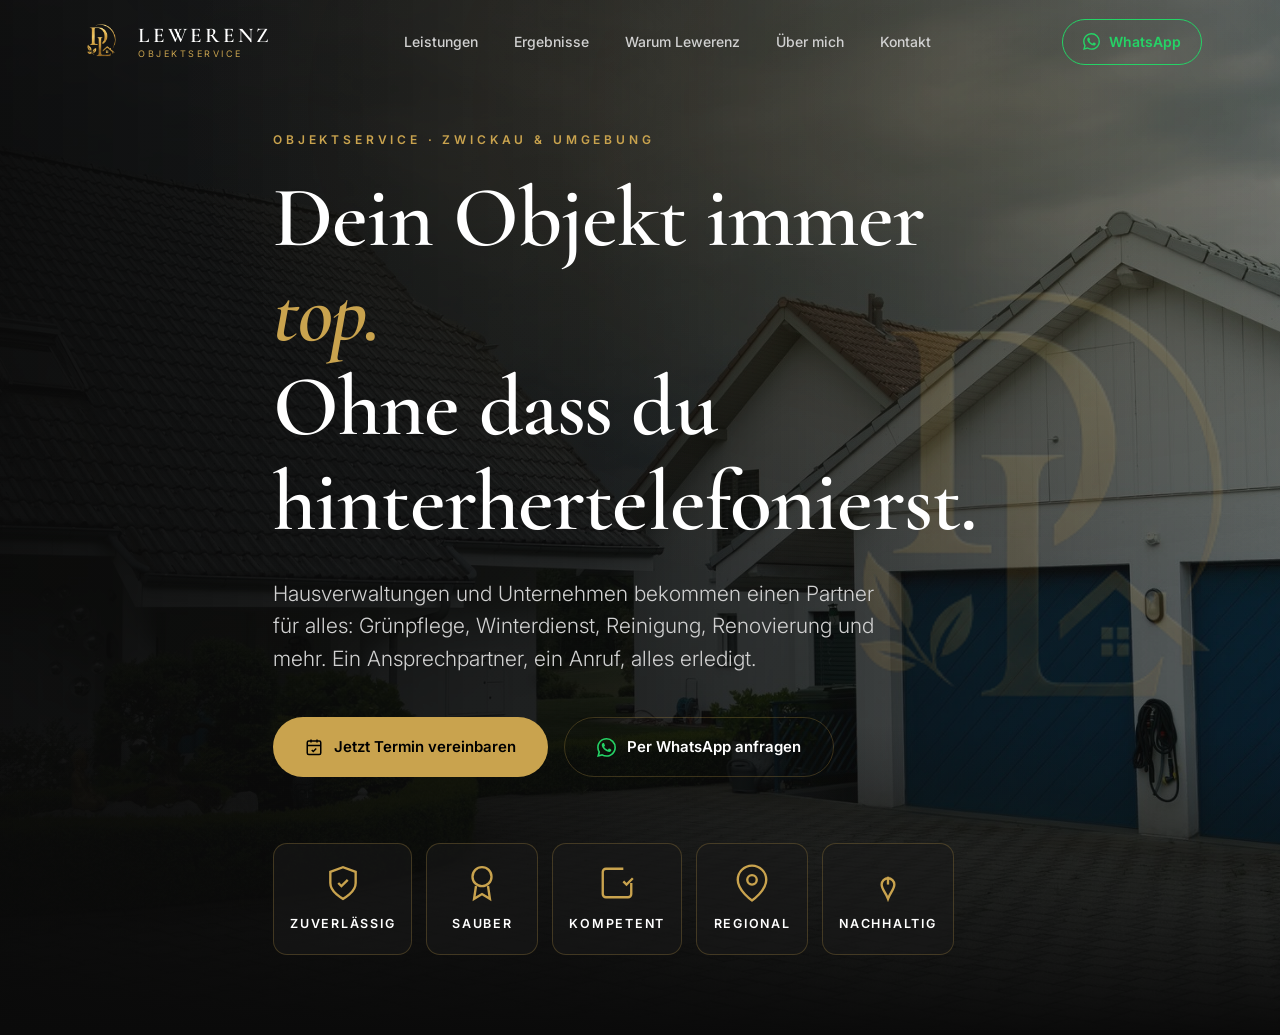
<file: 01-header-hero.html>
<!DOCTYPE html>
<html lang="de">
<head>
<meta charset="UTF-8">
<meta name="viewport" content="width=device-width, initial-scale=1.0">
<title>LEWERENZ Objektservice — Header &amp; Hero</title>
<link rel="preconnect" href="https://fonts.googleapis.com">
<link rel="preconnect" href="https://fonts.gstatic.com" crossorigin>
<link href="https://fonts.googleapis.com/css2?family=Cormorant+Garamond:wght@500;600;700&family=Inter:wght@300;400;500;600;700&display=swap" rel="stylesheet">
<style>
/* ==========================================================================
   LEWERENZ Objektservice — Sektion 01: Header & Hero
   Marken-Tokens laut Premium Farbpalette & Brandguide
   ========================================================================== */
:root{
  --lw-gold:#C9A34E;
  --lw-anthrazit:#121212;
  --lw-gold-dark:#A67C2D;
  --lw-bg:#0A0A0A;
  --lw-card:#1B1B1B;
  --lw-btn-bg:#C9A34E;
  --lw-btn-hover:#B48A36;
  --lw-btn-text:#000000;
  --lw-text:#FFFFFF;
  --lw-text-muted:#D1D1D1;
  --lw-border:rgba(201,163,78,.25);
  --lw-gold-glow:rgba(201,163,78,.30);
  --lw-wa:#25D366;
  --lw-maxw:1180px;
}
*{margin:0;padding:0;box-sizing:border-box}
html{scroll-behavior:smooth}
body{
  background:var(--lw-bg);
  color:var(--lw-text-muted);
  font-family:'Inter',sans-serif;
  line-height:1.6;
  -webkit-font-smoothing:antialiased;
  overflow-x:hidden;
}
h1{font-family:'Cormorant Garamond',serif;color:var(--lw-text);line-height:1.1;font-weight:600}
a{color:inherit;text-decoration:none}
.lw-wrap{max-width:var(--lw-maxw);margin:0 auto;padding:0 28px}
.lw-eyebrow{
  font-size:12px;font-weight:600;letter-spacing:.32em;
  text-transform:uppercase;color:var(--lw-gold);
}

/* ---------- HEADER ---------- */
.lw-header{
  position:fixed;top:0;left:0;right:0;z-index:100;
  background:rgba(10,10,10,0);
  border-bottom:1px solid transparent;
  transition:background .4s ease,border-color .4s ease;
}
.lw-header.is-scrolled{
  background:rgba(10,10,10,.92);
  backdrop-filter:blur(12px);
  border-bottom:1px solid var(--lw-border);
}
.lw-nav{display:flex;align-items:center;justify-content:space-between;height:84px;gap:20px}
.lw-brand{display:flex;align-items:center;gap:14px;flex-shrink:0}
.lw-brand-mark{width:46px;height:46px;flex-shrink:0}
.lw-brand-mark img{width:100%;height:100%;object-fit:contain;display:block}
.lw-brand-text{display:flex;flex-direction:column;line-height:1.05}
.lw-brand-text b{
  font-family:'Cormorant Garamond',serif;font-size:21px;font-weight:600;
  color:var(--lw-text);letter-spacing:.18em;
}
.lw-brand-text span{
  font-size:9px;letter-spacing:.28em;color:var(--lw-gold);
  text-transform:uppercase;margin-top:2px;
}
.lw-nav-links{display:flex;gap:36px;align-items:center}
.lw-nav-links a{font-size:14px;font-weight:500;color:var(--lw-text-muted);transition:color .25s}
.lw-nav-links a:hover{color:var(--lw-gold)}

/* WhatsApp-Button im Header */
.lw-nav-wa{
  display:inline-flex;align-items:center;gap:9px;flex-shrink:0;
  border:1px solid var(--lw-wa);color:var(--lw-wa);
  padding:11px 20px;border-radius:50px;
  font-size:14px;font-weight:600;transition:all .25s;
}
.lw-nav-wa svg{width:17px;height:17px;fill:currentColor;flex-shrink:0}
.lw-nav-wa:hover{background:var(--lw-wa);color:#0A0A0A}

.lw-burger{
  display:none;flex-direction:column;gap:5px;
  cursor:pointer;background:none;border:0;padding:8px;
}
.lw-burger span{width:24px;height:2px;background:var(--lw-gold);transition:.3s}

/* ---------- HERO ---------- */
.lw-hero{
  position:relative;min-height:100vh;display:flex;align-items:center;
  padding:130px 0 80px;overflow:hidden;
}
.lw-hero__bg{
  position:absolute;inset:0;z-index:0;
  background:
    linear-gradient(90deg,rgba(10,10,10,.97) 0%,rgba(10,10,10,.88) 45%,rgba(10,10,10,.55) 100%),
    url('assets/hero.jpg') center/cover no-repeat;
}
.lw-hero__veil{
  position:absolute;inset:0;z-index:1;pointer-events:none;
  background:
    radial-gradient(120% 90% at 80% 10%,rgba(201,163,78,.14) 0%,transparent 55%),
    linear-gradient(to bottom,transparent 70%,var(--lw-bg) 100%);
}
.lw-hero__ghost{
  position:absolute;right:-4%;top:50%;transform:translateY(-50%);
  width:clamp(420px,46vw,680px);opacity:.13;z-index:1;
  user-select:none;pointer-events:none;
}
.lw-hero__ghost img{width:100%;display:block}
.lw-hero__inner{position:relative;z-index:2;max-width:790px}

.lw-hero__title{
  font-size:clamp(44px,7vw,86px);margin:22px 0 0;letter-spacing:-.01em;
  opacity:0;animation:lwRise .9s ease forwards .25s;
}
.lw-hero__title .lw-accent{color:var(--lw-gold);font-style:italic}
.lw-hero .lw-eyebrow{display:block;opacity:0;animation:lwRise .8s ease forwards .1s}
.lw-hero__sub{
  font-size:clamp(17px,2.1vw,21px);color:var(--lw-text-muted);max-width:620px;
  margin-top:28px;font-weight:300;line-height:1.55;
  opacity:0;animation:lwRise .9s ease forwards .45s;
}
.lw-hero__cta{
  display:flex;gap:16px;margin-top:42px;flex-wrap:wrap;
  opacity:0;animation:lwRise .9s ease forwards .6s;
}

/* ---------- BUTTONS ---------- */
.lw-btn,.lw-btn-wa{
  display:inline-flex;align-items:center;justify-content:center;gap:11px;
  border:none;cursor:pointer;font-family:'Inter',sans-serif;
  font-size:15px;font-weight:600;padding:17px 32px;border-radius:50px;
  transition:all .28s ease;
}
.lw-btn{background:var(--lw-btn-bg);color:var(--lw-btn-text)}
.lw-btn:hover{
  background:var(--lw-btn-hover);color:var(--lw-btn-text);
  transform:translateY(-2px);box-shadow:0 14px 34px var(--lw-gold-glow);
}
.lw-btn svg{width:18px;height:18px;stroke:currentColor;fill:none;stroke-width:2}

.lw-btn-wa{background:transparent;color:var(--lw-text);border:1px solid var(--lw-border)}
.lw-btn-wa svg{width:19px;height:19px;fill:var(--lw-wa);transition:fill .28s}
.lw-btn-wa:hover{border-color:var(--lw-wa);color:var(--lw-wa)}
.lw-btn-wa:hover svg{fill:currentColor}

/* ---------- TRUST-ICONS (deutlich groesser) ---------- */
.lw-trust{
  display:flex;gap:14px;margin-top:66px;flex-wrap:wrap;
  opacity:0;animation:lwRise .9s ease forwards .8s;
}
.lw-trust__item{
  display:flex;flex-direction:column;align-items:center;gap:12px;
  min-width:112px;padding:20px 16px;
  border:1px solid var(--lw-border);border-radius:14px;
  background:rgba(27,27,27,.55);backdrop-filter:blur(6px);
  transition:border-color .3s ease,transform .3s ease;
}
.lw-trust__item:hover{border-color:var(--lw-gold);transform:translateY(-4px)}
.lw-trust__item svg{
  width:38px;height:38px;stroke:var(--lw-gold);
  fill:none;stroke-width:1.5;flex-shrink:0;
}
.lw-trust__item span{
  font-size:12.5px;font-weight:600;letter-spacing:.14em;
  text-transform:uppercase;color:var(--lw-text);white-space:nowrap;
}

@keyframes lwRise{
  from{opacity:0;transform:translateY(26px)}
  to{opacity:1;transform:translateY(0)}
}

/* ---------- RESPONSIVE ---------- */
@media(max-width:980px){
  .lw-nav-links{display:none}
  .lw-burger{display:flex}
  .lw-hero__ghost{width:340px;right:-16%;opacity:.08}
}
@media(max-width:640px){
  .lw-nav{height:72px}
  .lw-nav-wa span{display:none}
  .lw-nav-wa{padding:11px 14px}
  .lw-hero{padding:110px 0 60px}
  .lw-hero__cta{gap:12px}
  .lw-btn,.lw-btn-wa{width:100%;padding:16px 24px}
  .lw-trust{gap:10px;margin-top:44px}
  .lw-trust__item{min-width:0;flex:1 1 calc(33.333% - 7px);padding:16px 8px}
  .lw-trust__item svg{width:30px;height:30px}
  .lw-trust__item span{font-size:10.5px;letter-spacing:.08em}
}
@media(prefers-reduced-motion:reduce){
  *{animation:none!important;transition:none!important}
  .lw-hero__title,.lw-hero__sub,.lw-hero__cta,.lw-trust,.lw-hero .lw-eyebrow{opacity:1}
}
</style>
</head>
<body>

<!-- ============================= HEADER ============================= -->
<header class="lw-header" id="lwHeader">
  <div class="lw-wrap lw-nav">

    <a href="#top" class="lw-brand" aria-label="LEWERENZ Objektservice Startseite">
      <span class="lw-brand-mark"><img src="assets/logo-mark.png" alt="LEWERENZ Logo"></span>
      <span class="lw-brand-text">
        <b>LEWERENZ</b>
        <span>Objektservice</span>
      </span>
    </a>

    <nav class="lw-nav-links" aria-label="Hauptnavigation">
      <a href="#leistungen">Leistungen</a>
      <a href="#ergebnisse">Ergebnisse</a>
      <a href="#warum">Warum Lewerenz</a>
      <a href="#story">Über mich</a>
      <a href="#kontakt">Kontakt</a>
    </nav>

    <!-- WhatsApp-Button mit echter Nummer -->
    <a class="lw-nav-wa"
       href="https://wa.me/491724695433"
       target="_blank" rel="noopener"
       aria-label="Per WhatsApp Kontakt aufnehmen">
      <svg viewBox="0 0 24 24" aria-hidden="true"><path d="M17.472 14.382c-.297-.149-1.758-.867-2.03-.967-.273-.099-.471-.148-.67.15-.197.297-.767.966-.94 1.164-.173.199-.347.223-.644.075-.297-.15-1.255-.463-2.39-1.475-.883-.788-1.48-1.761-1.653-2.059-.173-.297-.018-.458.13-.606.134-.133.298-.347.446-.52.149-.174.198-.298.298-.497.099-.198.05-.371-.025-.52-.075-.149-.669-1.612-.916-2.207-.242-.579-.487-.5-.669-.51l-.57-.01c-.198 0-.52.074-.792.372-.272.297-1.04 1.016-1.04 2.479 0 1.462 1.065 2.875 1.213 3.074.149.198 2.096 3.2 5.077 4.487.709.306 1.262.489 1.694.625.712.227 1.36.195 1.871.118.571-.085 1.758-.719 2.006-1.413.248-.694.248-1.289.173-1.413-.074-.124-.272-.198-.57-.347m-5.421 7.403h-.004a9.87 9.87 0 01-5.031-1.378l-.361-.214-3.741.982.998-3.648-.235-.374a9.86 9.86 0 01-1.51-5.26c.001-5.45 4.436-9.884 9.888-9.884a9.82 9.82 0 016.988 2.898 9.825 9.825 0 012.893 6.994c-.003 5.45-4.437 9.884-9.885 9.884m8.413-18.297A11.815 11.815 0 0012.05 0C5.495 0 .16 5.335.157 11.892c0 2.096.547 4.142 1.588 5.945L.057 24l6.305-1.654a11.882 11.882 0 005.683 1.448h.005c6.554 0 11.89-5.335 11.893-11.893a11.821 11.821 0 00-3.48-8.413Z"/></svg>
      <span>WhatsApp</span>
    </a>

    <button class="lw-burger" id="lwBurger" aria-label="Menü öffnen">
      <span></span><span></span><span></span>
    </button>

  </div>
</header>

<!-- ============================= HERO ============================= -->
<section class="lw-hero" id="top">
  <div class="lw-hero__bg"></div>
  <div class="lw-hero__veil"></div>
  <div class="lw-hero__ghost"><img src="assets/logo-mark.png" alt=""></div>

  <div class="lw-wrap lw-hero__inner">

    <span class="lw-eyebrow">Objektservice · Zwickau &amp; Umgebung</span>

    <h1 class="lw-hero__title">
      Dein Objekt immer <span class="lw-accent">top.</span><br>
      Ohne dass du hinterhertelefonierst.
    </h1>

    <p class="lw-hero__sub">
      Hausverwaltungen und Unternehmen bekommen einen Partner für alles:
      Grünpflege, Winterdienst, Reinigung, Renovierung und mehr.
      Ein Ansprechpartner, ein Anruf, alles erledigt.
    </p>

    <div class="lw-hero__cta">
      <!-- CTA 1: Termin vereinbaren (Anruf) -->
      <a class="lw-btn" href="tel:+491724695433">
        <svg viewBox="0 0 24 24" aria-hidden="true">
          <rect x="3" y="4" width="18" height="18" rx="2"/>
          <path d="M16 2v4M8 2v4M3 10h18"/>
          <path d="M9 16l2 2 4-4"/>
        </svg>
        Jetzt Termin vereinbaren
      </a>

      <!-- CTA 2: WhatsApp -->
      <a class="lw-btn-wa"
         href="https://wa.me/491724695433"
         target="_blank" rel="noopener">
        <svg viewBox="0 0 24 24" aria-hidden="true"><path d="M17.472 14.382c-.297-.149-1.758-.867-2.03-.967-.273-.099-.471-.148-.67.15-.197.297-.767.966-.94 1.164-.173.199-.347.223-.644.075-.297-.15-1.255-.463-2.39-1.475-.883-.788-1.48-1.761-1.653-2.059-.173-.297-.018-.458.13-.606.134-.133.298-.347.446-.52.149-.174.198-.298.298-.497.099-.198.05-.371-.025-.52-.075-.149-.669-1.612-.916-2.207-.242-.579-.487-.5-.669-.51l-.57-.01c-.198 0-.52.074-.792.372-.272.297-1.04 1.016-1.04 2.479 0 1.462 1.065 2.875 1.213 3.074.149.198 2.096 3.2 5.077 4.487.709.306 1.262.489 1.694.625.712.227 1.36.195 1.871.118.571-.085 1.758-.719 2.006-1.413.248-.694.248-1.289.173-1.413-.074-.124-.272-.198-.57-.347m-5.421 7.403h-.004a9.87 9.87 0 01-5.031-1.378l-.361-.214-3.741.982.998-3.648-.235-.374a9.86 9.86 0 01-1.51-5.26c.001-5.45 4.436-9.884 9.888-9.884a9.82 9.82 0 016.988 2.898 9.825 9.825 0 012.893 6.994c-.003 5.45-4.437 9.884-9.885 9.884m8.413-18.297A11.815 11.815 0 0012.05 0C5.495 0 .16 5.335.157 11.892c0 2.096.547 4.142 1.588 5.945L.057 24l6.305-1.654a11.882 11.882 0 005.683 1.448h.005c6.554 0 11.89-5.335 11.893-11.893a11.821 11.821 0 00-3.48-8.413Z"/></svg>
        Per WhatsApp anfragen
      </a>
    </div>

    <!-- Vertrauens-Icons -->
    <div class="lw-trust">
      <div class="lw-trust__item">
        <svg viewBox="0 0 24 24" aria-hidden="true"><path d="M12 22s8-4 8-10V5l-8-3-8 3v7c0 6 8 10 8 10z"/><path d="M9 12l2 2 4-4"/></svg>
        <span>Zuverlässig</span>
      </div>
      <div class="lw-trust__item">
        <svg viewBox="0 0 24 24" aria-hidden="true"><circle cx="12" cy="8" r="6"/><path d="M8.21 13.89 7 22l5-3 5 3-1.21-8.11"/></svg>
        <span>Sauber</span>
      </div>
      <div class="lw-trust__item">
        <svg viewBox="0 0 24 24" aria-hidden="true"><path d="M16 11l2 2 4-4"/><path d="M21 12v7a2 2 0 0 1-2 2H5a2 2 0 0 1-2-2V5a2 2 0 0 1 2-2h11"/></svg>
        <span>Kompetent</span>
      </div>
      <div class="lw-trust__item">
        <svg viewBox="0 0 24 24" aria-hidden="true"><path d="M21 10c0 7-9 13-9 13s-9-6-9-13a9 9 0 0 1 18 0z"/><circle cx="12" cy="10" r="3"/></svg>
        <span>Regional</span>
      </div>
      <div class="lw-trust__item">
        <svg viewBox="0 0 24 24" aria-hidden="true"><path d="M12 22c1.5-4 4-6 4-9a4 4 0 0 0-8 0c0 3 2.5 5 4 9z"/><path d="M12 13V8"/></svg>
        <span>Nachhaltig</span>
      </div>
    </div>

  </div>
</section>

<script>
  // Header dunkelt beim Scrollen ab
  (function(){
    var header = document.getElementById('lwHeader');
    window.addEventListener('scroll', function(){
      header.classList.toggle('is-scrolled', window.scrollY > 40);
    });

    // Burger: springt vorerst zum Kontakt (Menue folgt in spaeterer Sektion)
    var burger = document.getElementById('lwBurger');
    if (burger) {
      burger.addEventListener('click', function(){
        window.location.href = 'https://wa.me/491724695433';
      });
    }
  })();
</script>

</body>
</html>
</file>
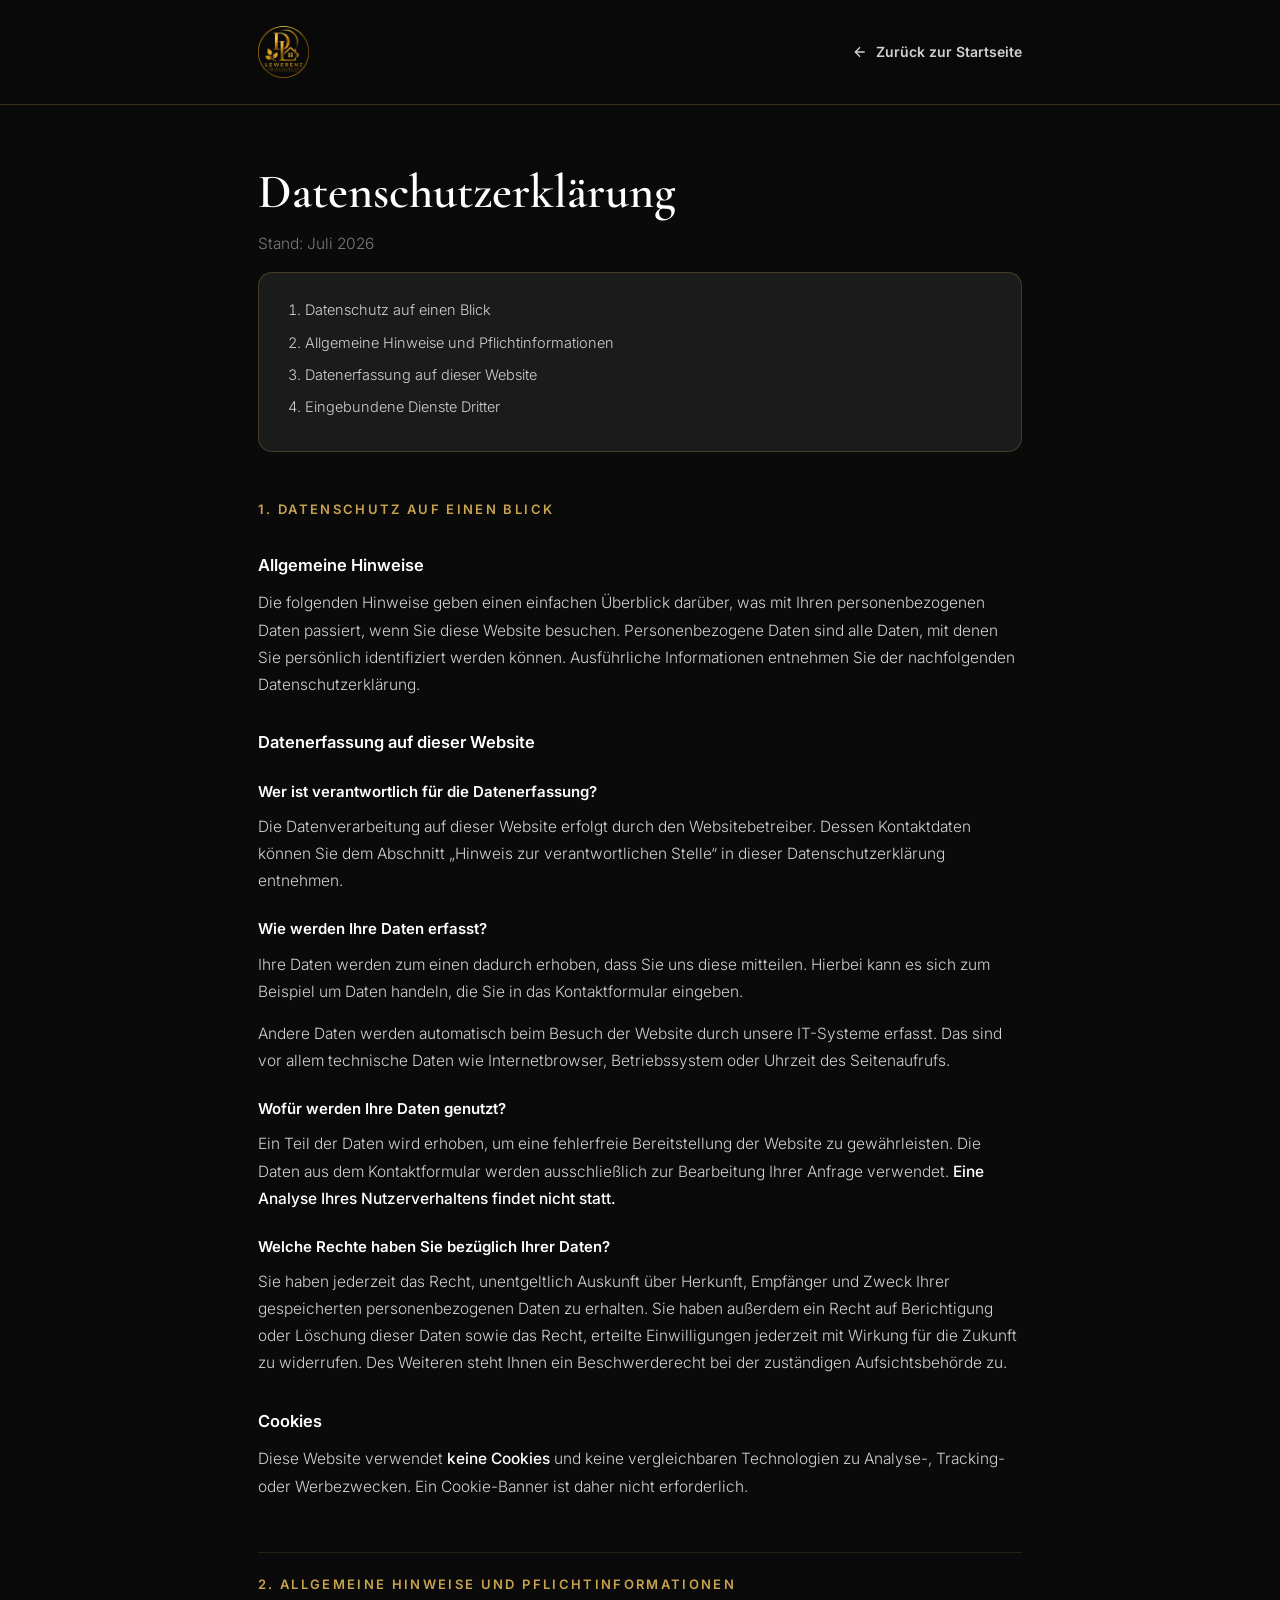
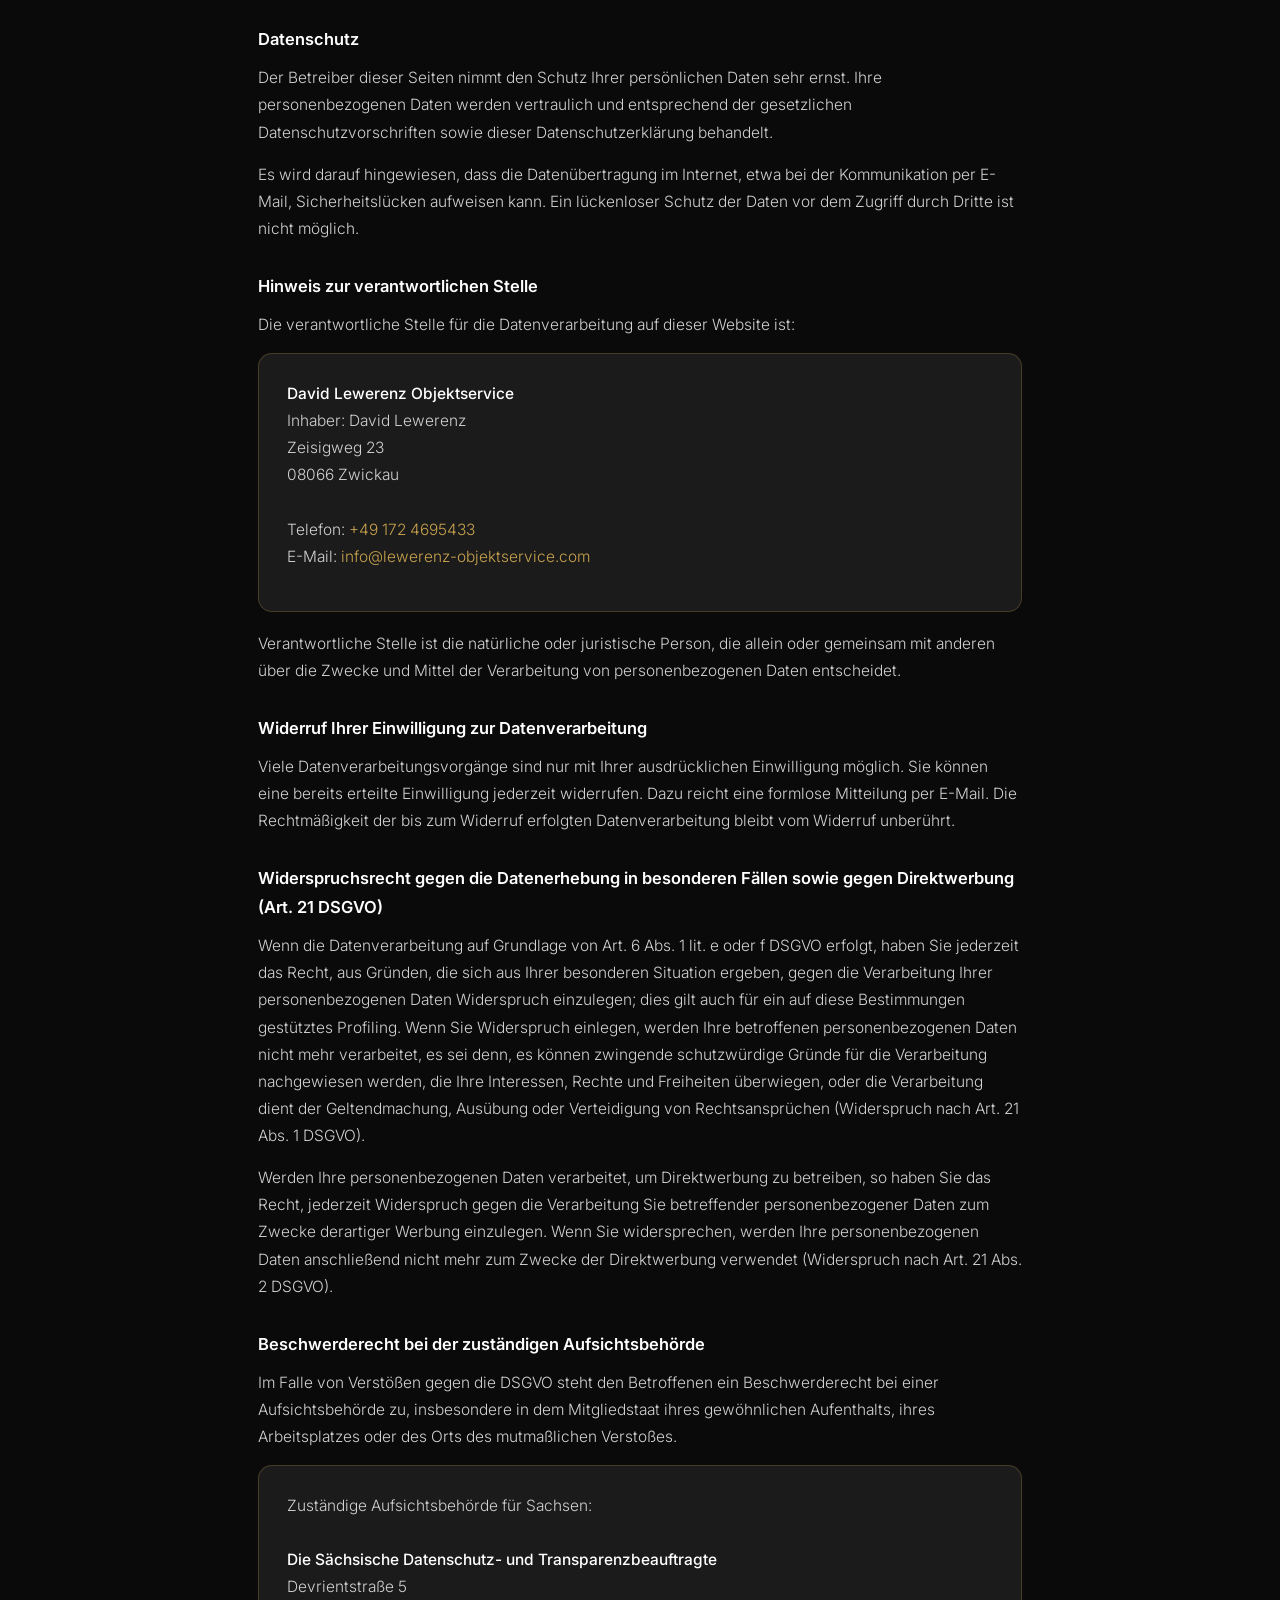
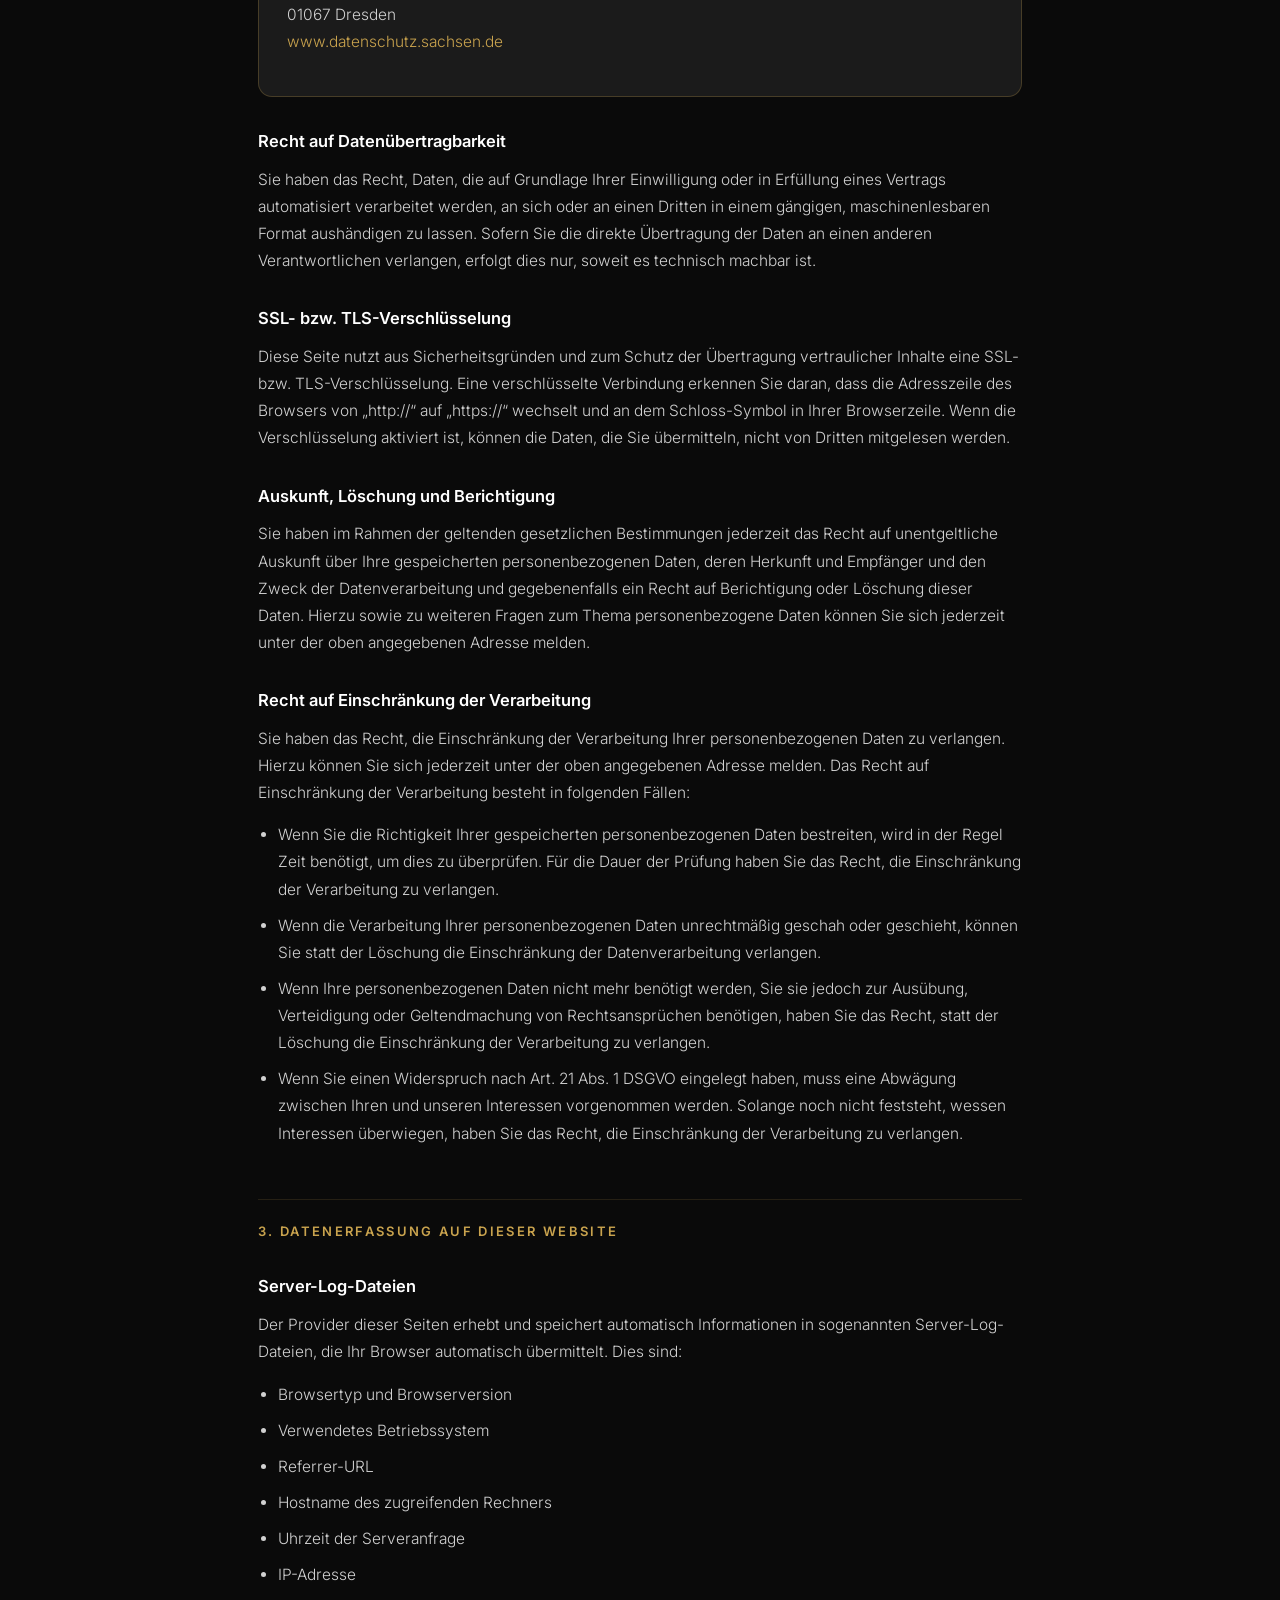
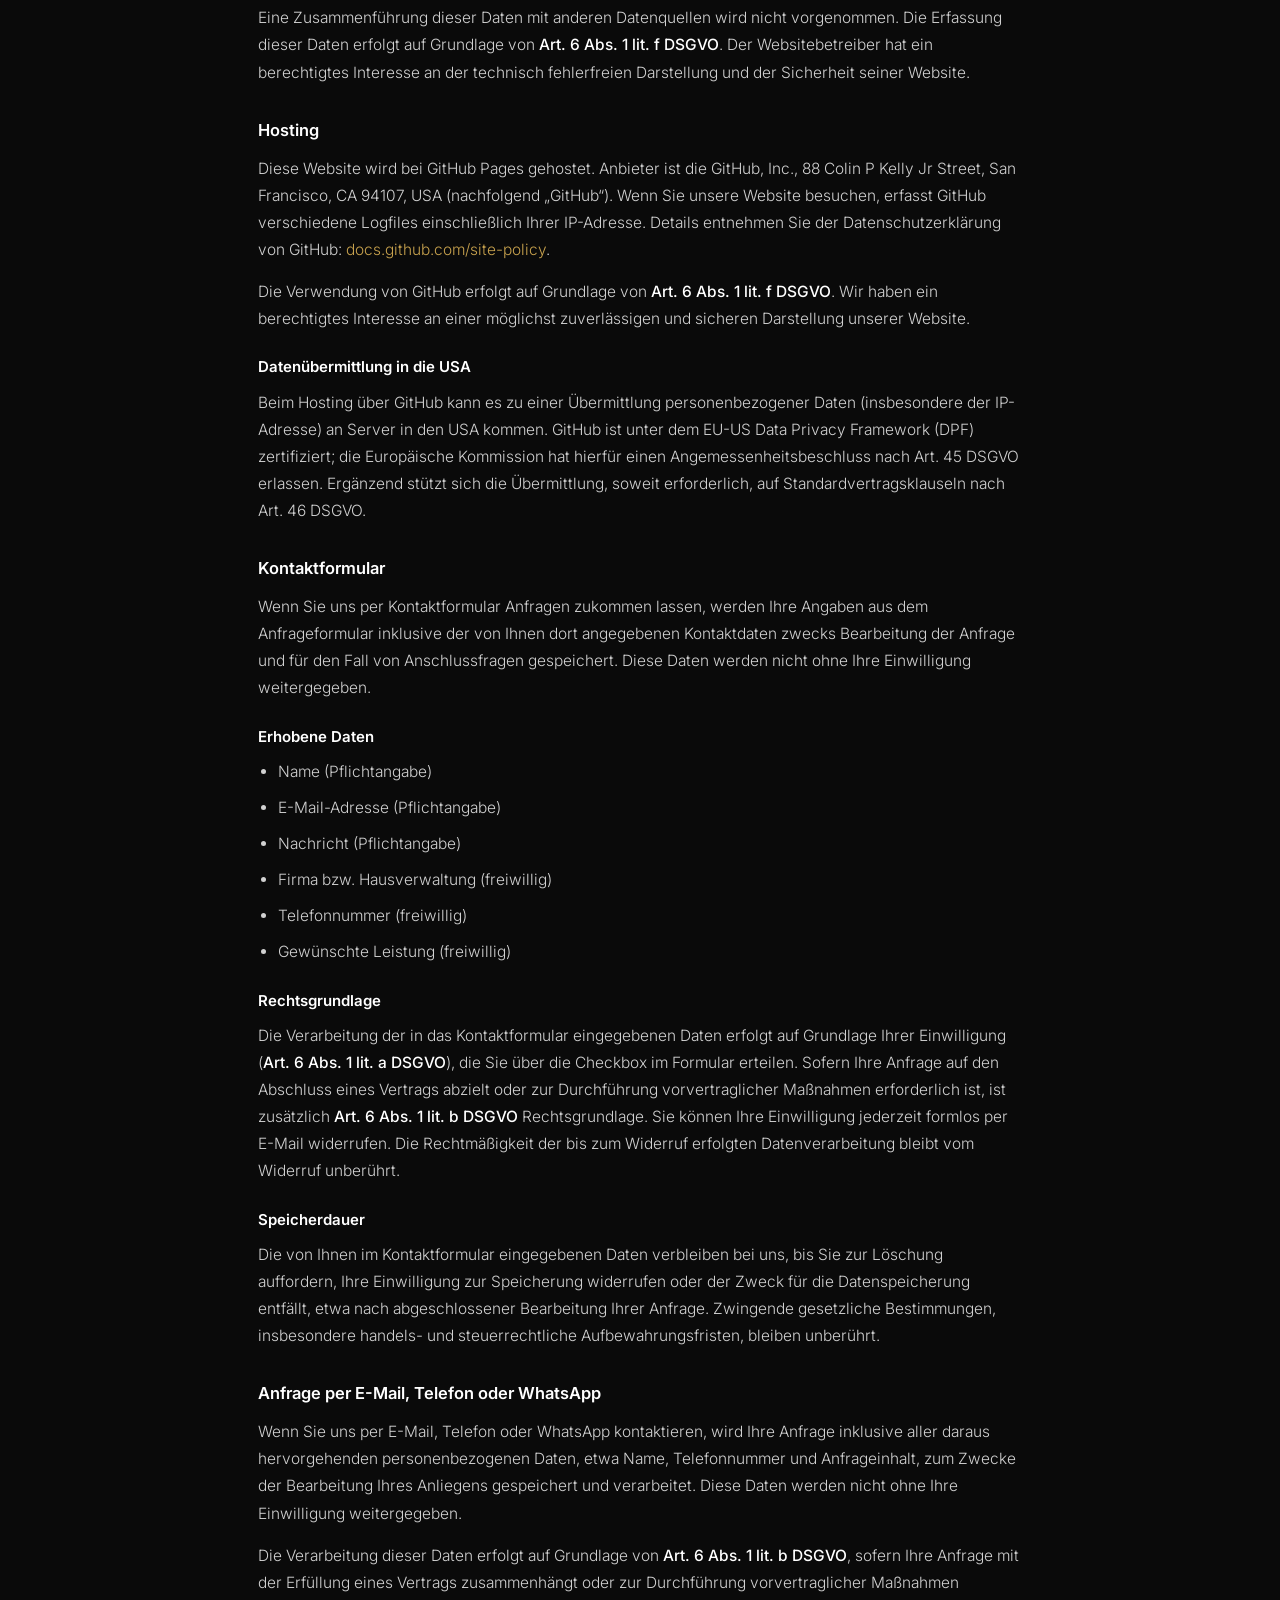
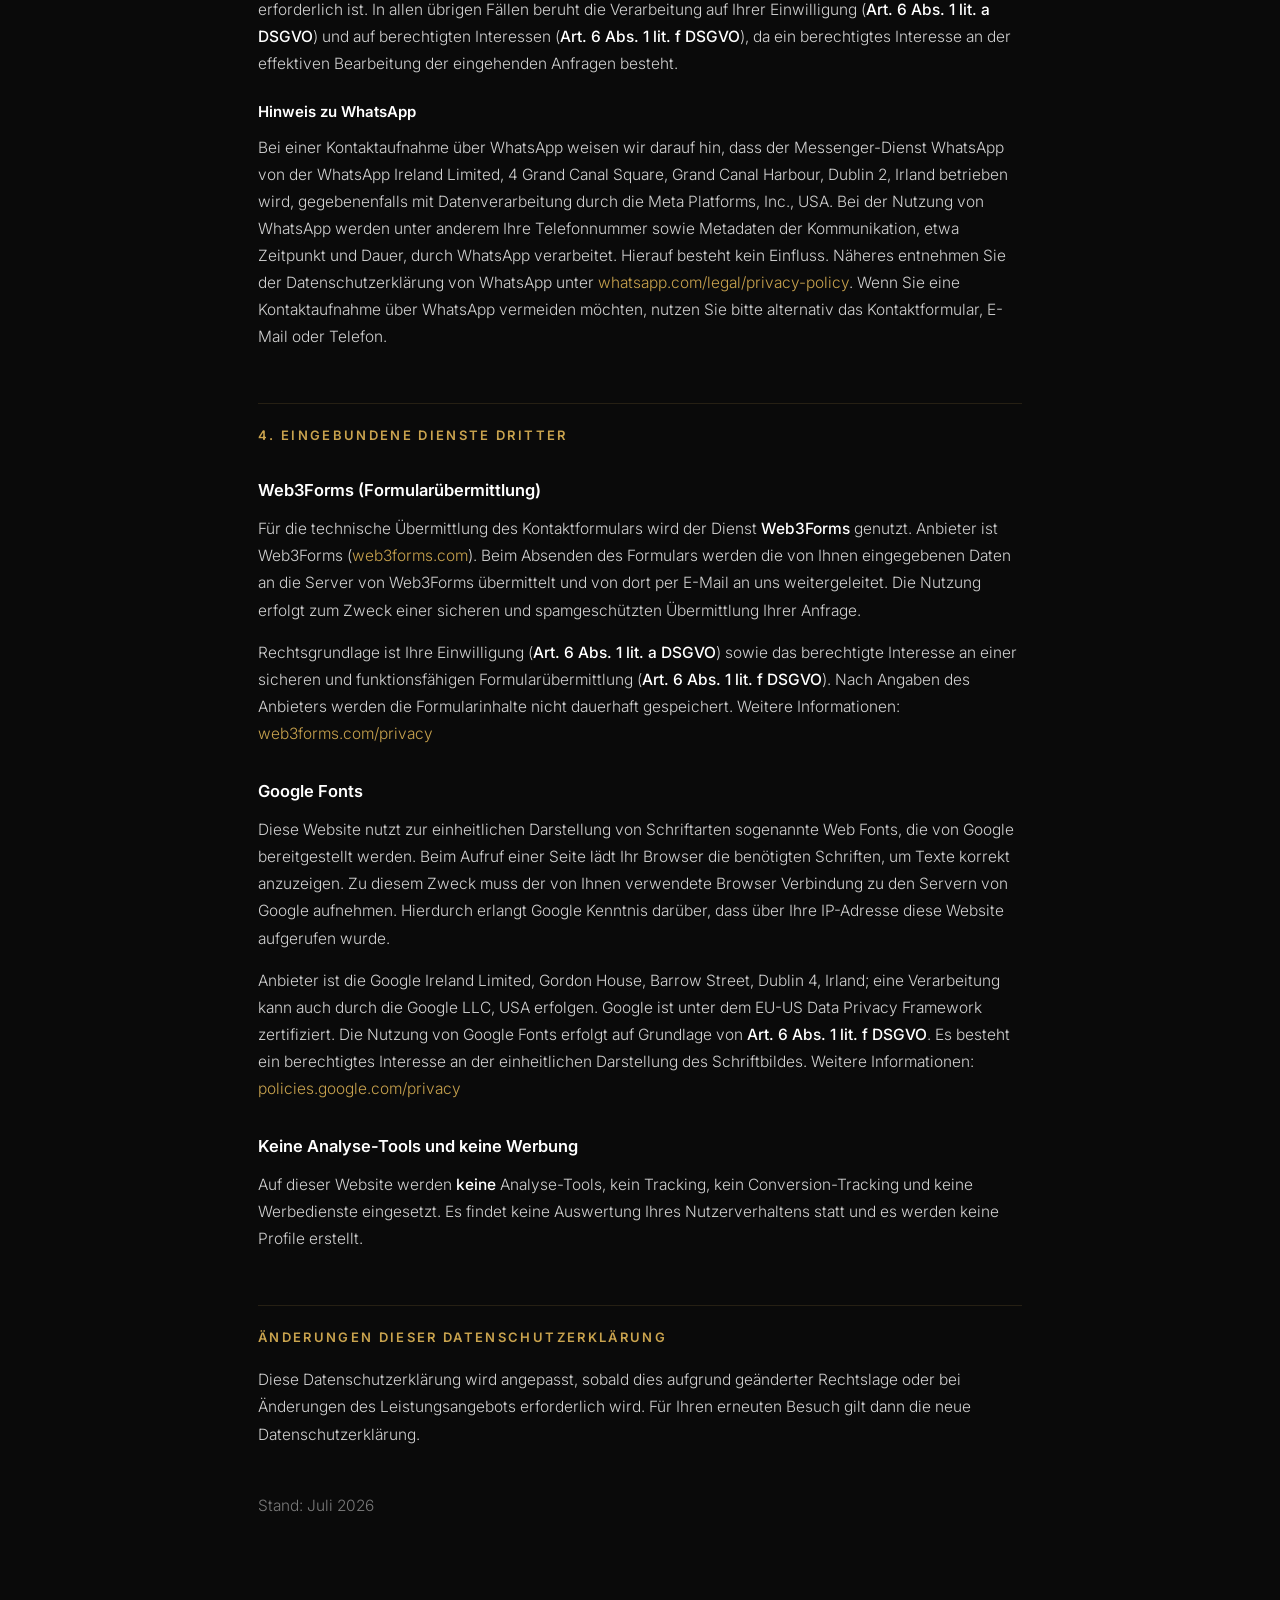
<file: datenschutz.html>
<!DOCTYPE html>
<html lang="de">
<head>
<meta charset="UTF-8">
<meta name="viewport" content="width=device-width, initial-scale=1.0">
<meta name="robots" content="noindex, follow">
<title>Datenschutzerklärung — LEWERENZ Objektservice</title>
<link rel="preconnect" href="https://fonts.googleapis.com">
<link rel="preconnect" href="https://fonts.gstatic.com" crossorigin>
<link href="https://fonts.googleapis.com/css2?family=Cormorant+Garamond:wght@600&family=Inter:wght@300;400;500;600&display=swap" rel="stylesheet">
<style>
/* ==========================================================================
   LEWERENZ Objektservice — Datenschutzerklärung
   ========================================================================== */
:root{
  --lw-gold:#C9A34E;
  --lw-bg:#0A0A0A;
  --lw-card:#1B1B1B;
  --lw-text:#FFFFFF;
  --lw-text-muted:#D1D1D1;
  --lw-border:rgba(201,163,78,.25);
  --lw-maxw:820px;
}
*{margin:0;padding:0;box-sizing:border-box}
body{
  background:var(--lw-bg);color:var(--lw-text-muted);
  font-family:'Inter',sans-serif;line-height:1.75;
  -webkit-font-smoothing:antialiased;
}
a{color:var(--lw-gold);text-decoration:none}
a:hover{text-decoration:underline}
.lw-wrap{max-width:var(--lw-maxw);margin:0 auto;padding:0 28px}

.lw-legal-head{
  border-bottom:1px solid var(--lw-border);
  padding:26px 0;position:sticky;top:0;
  background:rgba(10,10,10,.94);backdrop-filter:blur(10px);z-index:10;
}
.lw-legal-head .lw-wrap{display:flex;align-items:center;justify-content:space-between;gap:20px}
.lw-legal-head img{height:52px;width:auto;display:block}
.lw-back{
  display:inline-flex;align-items:center;gap:8px;
  font-size:14px;font-weight:600;color:var(--lw-text-muted);
}
.lw-back:hover{color:var(--lw-gold);text-decoration:none}
.lw-back svg{width:16px;height:16px;stroke:currentColor;fill:none;stroke-width:2}

.lw-legal{padding:60px 0 90px}
.lw-legal h1{
  font-family:'Cormorant Garamond',serif;font-weight:600;
  font-size:clamp(34px,5vw,48px);color:var(--lw-text);
  line-height:1.15;margin-bottom:10px;
}
.lw-legal__sub{font-size:14px;color:#7a7a7a;margin-bottom:44px}
.lw-legal h2{
  font-size:13px;font-weight:600;letter-spacing:.18em;
  text-transform:uppercase;color:var(--lw-gold);
  margin:52px 0 18px;padding-top:20px;
  border-top:1px solid rgba(201,163,78,.14);
}
.lw-legal h2:first-of-type{margin-top:0;border-top:0;padding-top:0}
.lw-legal h3{
  font-size:16.5px;font-weight:600;color:var(--lw-text);
  margin:30px 0 10px;
}
.lw-legal h4{
  font-size:15px;font-weight:600;color:var(--lw-text);
  margin:22px 0 8px;
}
.lw-legal p{font-size:15.5px;font-weight:300;margin-bottom:15px}
.lw-legal strong{color:var(--lw-text);font-weight:500}
.lw-legal ul{margin:0 0 16px 20px;font-size:15.5px;font-weight:300}
.lw-legal li{margin-bottom:9px}
.lw-legal__box{
  background:var(--lw-card);border:1px solid var(--lw-border);
  border-radius:14px;padding:26px 28px;margin-bottom:18px;
}
.lw-legal__toc{
  background:var(--lw-card);border:1px solid var(--lw-border);
  border-radius:14px;padding:24px 28px;margin-bottom:46px;
}
.lw-legal__toc ol{margin:0 0 0 18px;font-size:14.5px;font-weight:300}
.lw-legal__toc li{margin-bottom:7px}
</style>
</head>
<body>

<header class="lw-legal-head">
  <div class="lw-wrap">
    <a href="index.html"><img src="assets/logo-footer.png" alt="LEWERENZ Objektservice"></a>
    <a href="index.html" class="lw-back">
      <svg viewBox="0 0 24 24" aria-hidden="true"><path d="M19 12H5M12 19l-7-7 7-7"/></svg>
      Zurück zur Startseite
    </a>
  </div>
</header>

<main class="lw-legal">
  <div class="lw-wrap">

    <h1>Datenschutzerklärung</h1>
    <p class="lw-legal__sub">Stand: Juli 2026</p>

    <div class="lw-legal__toc">
      <ol>
        <li>Datenschutz auf einen Blick</li>
        <li>Allgemeine Hinweise und Pflichtinformationen</li>
        <li>Datenerfassung auf dieser Website</li>
        <li>Eingebundene Dienste Dritter</li>
      </ol>
    </div>

    <!-- ============ 1 ============ -->
    <h2>1. Datenschutz auf einen Blick</h2>

    <h3>Allgemeine Hinweise</h3>
    <p>
      Die folgenden Hinweise geben einen einfachen Überblick darüber, was mit Ihren
      personenbezogenen Daten passiert, wenn Sie diese Website besuchen. Personenbezogene
      Daten sind alle Daten, mit denen Sie persönlich identifiziert werden können.
      Ausführliche Informationen entnehmen Sie der nachfolgenden Datenschutzerklärung.
    </p>

    <h3>Datenerfassung auf dieser Website</h3>

    <h4>Wer ist verantwortlich für die Datenerfassung?</h4>
    <p>
      Die Datenverarbeitung auf dieser Website erfolgt durch den Websitebetreiber.
      Dessen Kontaktdaten können Sie dem Abschnitt „Hinweis zur verantwortlichen Stelle“
      in dieser Datenschutzerklärung entnehmen.
    </p>

    <h4>Wie werden Ihre Daten erfasst?</h4>
    <p>
      Ihre Daten werden zum einen dadurch erhoben, dass Sie uns diese mitteilen. Hierbei
      kann es sich zum Beispiel um Daten handeln, die Sie in das Kontaktformular eingeben.
    </p>
    <p>
      Andere Daten werden automatisch beim Besuch der Website durch unsere IT-Systeme
      erfasst. Das sind vor allem technische Daten wie Internetbrowser, Betriebssystem
      oder Uhrzeit des Seitenaufrufs.
    </p>

    <h4>Wofür werden Ihre Daten genutzt?</h4>
    <p>
      Ein Teil der Daten wird erhoben, um eine fehlerfreie Bereitstellung der Website zu
      gewährleisten. Die Daten aus dem Kontaktformular werden ausschließlich zur Bearbeitung
      Ihrer Anfrage verwendet. <strong>Eine Analyse Ihres Nutzerverhaltens findet nicht statt.</strong>
    </p>

    <h4>Welche Rechte haben Sie bezüglich Ihrer Daten?</h4>
    <p>
      Sie haben jederzeit das Recht, unentgeltlich Auskunft über Herkunft, Empfänger und
      Zweck Ihrer gespeicherten personenbezogenen Daten zu erhalten. Sie haben außerdem
      ein Recht auf Berichtigung oder Löschung dieser Daten sowie das Recht, erteilte
      Einwilligungen jederzeit mit Wirkung für die Zukunft zu widerrufen. Des Weiteren
      steht Ihnen ein Beschwerderecht bei der zuständigen Aufsichtsbehörde zu.
    </p>

    <h3>Cookies</h3>
    <p>
      Diese Website verwendet <strong>keine Cookies</strong> und keine vergleichbaren
      Technologien zu Analyse-, Tracking- oder Werbezwecken. Ein Cookie-Banner ist daher
      nicht erforderlich.
    </p>

    <!-- ============ 2 ============ -->
    <h2>2. Allgemeine Hinweise und Pflichtinformationen</h2>

    <h3>Datenschutz</h3>
    <p>
      Der Betreiber dieser Seiten nimmt den Schutz Ihrer persönlichen Daten sehr ernst.
      Ihre personenbezogenen Daten werden vertraulich und entsprechend der gesetzlichen
      Datenschutzvorschriften sowie dieser Datenschutzerklärung behandelt.
    </p>
    <p>
      Es wird darauf hingewiesen, dass die Datenübertragung im Internet, etwa bei der
      Kommunikation per E-Mail, Sicherheitslücken aufweisen kann. Ein lückenloser Schutz
      der Daten vor dem Zugriff durch Dritte ist nicht möglich.
    </p>

    <h3>Hinweis zur verantwortlichen Stelle</h3>
    <p>Die verantwortliche Stelle für die Datenverarbeitung auf dieser Website ist:</p>
    <div class="lw-legal__box">
      <p>
        <strong>David Lewerenz Objektservice</strong><br>
        Inhaber: David Lewerenz<br>
        Zeisigweg 23<br>
        08066 Zwickau<br><br>
        Telefon: <a href="tel:+491724695433">+49 172 4695433</a><br>
        E-Mail: <a href="mailto:info@lewerenz-objektservice.com">info@lewerenz-objektservice.com</a>
      </p>
    </div>
    <p>
      Verantwortliche Stelle ist die natürliche oder juristische Person, die allein oder
      gemeinsam mit anderen über die Zwecke und Mittel der Verarbeitung von personenbezogenen
      Daten entscheidet.
    </p>

    <h3>Widerruf Ihrer Einwilligung zur Datenverarbeitung</h3>
    <p>
      Viele Datenverarbeitungsvorgänge sind nur mit Ihrer ausdrücklichen Einwilligung möglich.
      Sie können eine bereits erteilte Einwilligung jederzeit widerrufen. Dazu reicht eine
      formlose Mitteilung per E-Mail. Die Rechtmäßigkeit der bis zum Widerruf erfolgten
      Datenverarbeitung bleibt vom Widerruf unberührt.
    </p>

    <h3>Widerspruchsrecht gegen die Datenerhebung in besonderen Fällen sowie gegen Direktwerbung (Art. 21 DSGVO)</h3>
    <p>
      Wenn die Datenverarbeitung auf Grundlage von Art. 6 Abs. 1 lit. e oder f DSGVO erfolgt,
      haben Sie jederzeit das Recht, aus Gründen, die sich aus Ihrer besonderen Situation
      ergeben, gegen die Verarbeitung Ihrer personenbezogenen Daten Widerspruch einzulegen;
      dies gilt auch für ein auf diese Bestimmungen gestütztes Profiling. Wenn Sie Widerspruch
      einlegen, werden Ihre betroffenen personenbezogenen Daten nicht mehr verarbeitet, es sei
      denn, es können zwingende schutzwürdige Gründe für die Verarbeitung nachgewiesen werden,
      die Ihre Interessen, Rechte und Freiheiten überwiegen, oder die Verarbeitung dient der
      Geltendmachung, Ausübung oder Verteidigung von Rechtsansprüchen (Widerspruch nach
      Art. 21 Abs. 1 DSGVO).
    </p>
    <p>
      Werden Ihre personenbezogenen Daten verarbeitet, um Direktwerbung zu betreiben, so
      haben Sie das Recht, jederzeit Widerspruch gegen die Verarbeitung Sie betreffender
      personenbezogener Daten zum Zwecke derartiger Werbung einzulegen. Wenn Sie widersprechen,
      werden Ihre personenbezogenen Daten anschließend nicht mehr zum Zwecke der Direktwerbung
      verwendet (Widerspruch nach Art. 21 Abs. 2 DSGVO).
    </p>

    <h3>Beschwerderecht bei der zuständigen Aufsichtsbehörde</h3>
    <p>
      Im Falle von Verstößen gegen die DSGVO steht den Betroffenen ein Beschwerderecht bei
      einer Aufsichtsbehörde zu, insbesondere in dem Mitgliedstaat ihres gewöhnlichen
      Aufenthalts, ihres Arbeitsplatzes oder des Orts des mutmaßlichen Verstoßes.
    </p>
    <div class="lw-legal__box">
      <p>
        Zuständige Aufsichtsbehörde für Sachsen:<br><br>
        <strong>Die Sächsische Datenschutz- und Transparenzbeauftragte</strong><br>
        Devrientstraße 5<br>
        01067 Dresden<br>
        <a href="https://www.datenschutz.sachsen.de" target="_blank" rel="noopener">www.datenschutz.sachsen.de</a>
      </p>
    </div>

    <h3>Recht auf Datenübertragbarkeit</h3>
    <p>
      Sie haben das Recht, Daten, die auf Grundlage Ihrer Einwilligung oder in Erfüllung
      eines Vertrags automatisiert verarbeitet werden, an sich oder an einen Dritten in
      einem gängigen, maschinenlesbaren Format aushändigen zu lassen. Sofern Sie die
      direkte Übertragung der Daten an einen anderen Verantwortlichen verlangen, erfolgt
      dies nur, soweit es technisch machbar ist.
    </p>

    <h3>SSL- bzw. TLS-Verschlüsselung</h3>
    <p>
      Diese Seite nutzt aus Sicherheitsgründen und zum Schutz der Übertragung vertraulicher
      Inhalte eine SSL- bzw. TLS-Verschlüsselung. Eine verschlüsselte Verbindung erkennen Sie
      daran, dass die Adresszeile des Browsers von „http://“ auf „https://“ wechselt und an
      dem Schloss-Symbol in Ihrer Browserzeile. Wenn die Verschlüsselung aktiviert ist, können
      die Daten, die Sie übermitteln, nicht von Dritten mitgelesen werden.
    </p>

    <h3>Auskunft, Löschung und Berichtigung</h3>
    <p>
      Sie haben im Rahmen der geltenden gesetzlichen Bestimmungen jederzeit das Recht auf
      unentgeltliche Auskunft über Ihre gespeicherten personenbezogenen Daten, deren Herkunft
      und Empfänger und den Zweck der Datenverarbeitung und gegebenenfalls ein Recht auf
      Berichtigung oder Löschung dieser Daten. Hierzu sowie zu weiteren Fragen zum Thema
      personenbezogene Daten können Sie sich jederzeit unter der oben angegebenen Adresse melden.
    </p>

    <h3>Recht auf Einschränkung der Verarbeitung</h3>
    <p>
      Sie haben das Recht, die Einschränkung der Verarbeitung Ihrer personenbezogenen Daten
      zu verlangen. Hierzu können Sie sich jederzeit unter der oben angegebenen Adresse
      melden. Das Recht auf Einschränkung der Verarbeitung besteht in folgenden Fällen:
    </p>
    <ul>
      <li>
        Wenn Sie die Richtigkeit Ihrer gespeicherten personenbezogenen Daten bestreiten,
        wird in der Regel Zeit benötigt, um dies zu überprüfen. Für die Dauer der Prüfung
        haben Sie das Recht, die Einschränkung der Verarbeitung zu verlangen.
      </li>
      <li>
        Wenn die Verarbeitung Ihrer personenbezogenen Daten unrechtmäßig geschah oder
        geschieht, können Sie statt der Löschung die Einschränkung der Datenverarbeitung
        verlangen.
      </li>
      <li>
        Wenn Ihre personenbezogenen Daten nicht mehr benötigt werden, Sie sie jedoch zur
        Ausübung, Verteidigung oder Geltendmachung von Rechtsansprüchen benötigen, haben Sie
        das Recht, statt der Löschung die Einschränkung der Verarbeitung zu verlangen.
      </li>
      <li>
        Wenn Sie einen Widerspruch nach Art. 21 Abs. 1 DSGVO eingelegt haben, muss eine
        Abwägung zwischen Ihren und unseren Interessen vorgenommen werden. Solange noch nicht
        feststeht, wessen Interessen überwiegen, haben Sie das Recht, die Einschränkung der
        Verarbeitung zu verlangen.
      </li>
    </ul>

    <!-- ============ 3 ============ -->
    <h2>3. Datenerfassung auf dieser Website</h2>

    <h3>Server-Log-Dateien</h3>
    <p>
      Der Provider dieser Seiten erhebt und speichert automatisch Informationen in
      sogenannten Server-Log-Dateien, die Ihr Browser automatisch übermittelt. Dies sind:
    </p>
    <ul>
      <li>Browsertyp und Browserversion</li>
      <li>Verwendetes Betriebssystem</li>
      <li>Referrer-URL</li>
      <li>Hostname des zugreifenden Rechners</li>
      <li>Uhrzeit der Serveranfrage</li>
      <li>IP-Adresse</li>
    </ul>
    <p>
      Eine Zusammenführung dieser Daten mit anderen Datenquellen wird nicht vorgenommen.
      Die Erfassung dieser Daten erfolgt auf Grundlage von <strong>Art. 6 Abs. 1 lit. f DSGVO</strong>.
      Der Websitebetreiber hat ein berechtigtes Interesse an der technisch fehlerfreien
      Darstellung und der Sicherheit seiner Website.
    </p>

    <h3>Hosting</h3>
    <p>
      Diese Website wird bei GitHub Pages gehostet. Anbieter ist die GitHub, Inc.,
      88 Colin P Kelly Jr Street, San Francisco, CA 94107, USA (nachfolgend „GitHub“).
      Wenn Sie unsere Website besuchen, erfasst GitHub verschiedene Logfiles einschließlich
      Ihrer IP-Adresse. Details entnehmen Sie der Datenschutzerklärung von GitHub:
      <a href="https://docs.github.com/site-policy/privacy-policies/github-general-privacy-statement" target="_blank" rel="noopener">docs.github.com/site-policy</a>.
    </p>
    <p>
      Die Verwendung von GitHub erfolgt auf Grundlage von <strong>Art. 6 Abs. 1 lit. f DSGVO</strong>.
      Wir haben ein berechtigtes Interesse an einer möglichst zuverlässigen und sicheren
      Darstellung unserer Website.
    </p>
    <h4>Datenübermittlung in die USA</h4>
    <p>
      Beim Hosting über GitHub kann es zu einer Übermittlung personenbezogener Daten
      (insbesondere der IP-Adresse) an Server in den USA kommen. GitHub ist unter dem
      EU-US Data Privacy Framework (DPF) zertifiziert; die Europäische Kommission hat hierfür
      einen Angemessenheitsbeschluss nach Art. 45 DSGVO erlassen. Ergänzend stützt sich die
      Übermittlung, soweit erforderlich, auf Standardvertragsklauseln nach Art. 46 DSGVO.
    </p>

    <h3>Kontaktformular</h3>
    <p>
      Wenn Sie uns per Kontaktformular Anfragen zukommen lassen, werden Ihre Angaben aus dem
      Anfrageformular inklusive der von Ihnen dort angegebenen Kontaktdaten zwecks Bearbeitung
      der Anfrage und für den Fall von Anschlussfragen gespeichert. Diese Daten werden nicht
      ohne Ihre Einwilligung weitergegeben.
    </p>

    <h4>Erhobene Daten</h4>
    <ul>
      <li>Name (Pflichtangabe)</li>
      <li>E-Mail-Adresse (Pflichtangabe)</li>
      <li>Nachricht (Pflichtangabe)</li>
      <li>Firma bzw. Hausverwaltung (freiwillig)</li>
      <li>Telefonnummer (freiwillig)</li>
      <li>Gewünschte Leistung (freiwillig)</li>
    </ul>

    <h4>Rechtsgrundlage</h4>
    <p>
      Die Verarbeitung der in das Kontaktformular eingegebenen Daten erfolgt auf Grundlage
      Ihrer Einwilligung (<strong>Art. 6 Abs. 1 lit. a DSGVO</strong>), die Sie über die
      Checkbox im Formular erteilen. Sofern Ihre Anfrage auf den Abschluss eines Vertrags
      abzielt oder zur Durchführung vorvertraglicher Maßnahmen erforderlich ist, ist
      zusätzlich <strong>Art. 6 Abs. 1 lit. b DSGVO</strong> Rechtsgrundlage. Sie können
      Ihre Einwilligung jederzeit formlos per E-Mail widerrufen. Die Rechtmäßigkeit der bis
      zum Widerruf erfolgten Datenverarbeitung bleibt vom Widerruf unberührt.
    </p>

    <h4>Speicherdauer</h4>
    <p>
      Die von Ihnen im Kontaktformular eingegebenen Daten verbleiben bei uns, bis Sie zur
      Löschung auffordern, Ihre Einwilligung zur Speicherung widerrufen oder der Zweck für
      die Datenspeicherung entfällt, etwa nach abgeschlossener Bearbeitung Ihrer Anfrage.
      Zwingende gesetzliche Bestimmungen, insbesondere handels- und steuerrechtliche
      Aufbewahrungsfristen, bleiben unberührt.
    </p>

    <h3>Anfrage per E-Mail, Telefon oder WhatsApp</h3>
    <p>
      Wenn Sie uns per E-Mail, Telefon oder WhatsApp kontaktieren, wird Ihre Anfrage inklusive
      aller daraus hervorgehenden personenbezogenen Daten, etwa Name, Telefonnummer und
      Anfrageinhalt, zum Zwecke der Bearbeitung Ihres Anliegens gespeichert und verarbeitet.
      Diese Daten werden nicht ohne Ihre Einwilligung weitergegeben.
    </p>
    <p>
      Die Verarbeitung dieser Daten erfolgt auf Grundlage von <strong>Art. 6 Abs. 1 lit. b DSGVO</strong>,
      sofern Ihre Anfrage mit der Erfüllung eines Vertrags zusammenhängt oder zur Durchführung
      vorvertraglicher Maßnahmen erforderlich ist. In allen übrigen Fällen beruht die
      Verarbeitung auf Ihrer Einwilligung (<strong>Art. 6 Abs. 1 lit. a DSGVO</strong>)
      und auf berechtigten Interessen (<strong>Art. 6 Abs. 1 lit. f DSGVO</strong>), da ein
      berechtigtes Interesse an der effektiven Bearbeitung der eingehenden Anfragen besteht.
    </p>

    <h4>Hinweis zu WhatsApp</h4>
    <p>
      Bei einer Kontaktaufnahme über WhatsApp weisen wir darauf hin, dass der Messenger-Dienst
      WhatsApp von der WhatsApp Ireland Limited, 4 Grand Canal Square, Grand Canal Harbour,
      Dublin 2, Irland betrieben wird, gegebenenfalls mit Datenverarbeitung durch die
      Meta Platforms, Inc., USA. Bei der Nutzung von WhatsApp werden unter anderem Ihre
      Telefonnummer sowie Metadaten der Kommunikation, etwa Zeitpunkt und Dauer, durch
      WhatsApp verarbeitet. Hierauf besteht kein Einfluss. Näheres entnehmen Sie der
      Datenschutzerklärung von WhatsApp unter
      <a href="https://www.whatsapp.com/legal/privacy-policy" target="_blank" rel="noopener">whatsapp.com/legal/privacy-policy</a>.
      Wenn Sie eine Kontaktaufnahme über WhatsApp vermeiden möchten, nutzen Sie bitte
      alternativ das Kontaktformular, E-Mail oder Telefon.
    </p>

    <!-- ============ 4 ============ -->
    <h2>4. Eingebundene Dienste Dritter</h2>

    <h3>Web3Forms (Formularübermittlung)</h3>
    <p>
      Für die technische Übermittlung des Kontaktformulars wird der Dienst
      <strong>Web3Forms</strong> genutzt. Anbieter ist Web3Forms
      (<a href="https://web3forms.com" target="_blank" rel="noopener">web3forms.com</a>).
      Beim Absenden des Formulars werden die von Ihnen eingegebenen Daten an die Server von
      Web3Forms übermittelt und von dort per E-Mail an uns weitergeleitet. Die Nutzung erfolgt
      zum Zweck einer sicheren und spamgeschützten Übermittlung Ihrer Anfrage.
    </p>
    <p>
      Rechtsgrundlage ist Ihre Einwilligung (<strong>Art. 6 Abs. 1 lit. a DSGVO</strong>)
      sowie das berechtigte Interesse an einer sicheren und funktionsfähigen
      Formularübermittlung (<strong>Art. 6 Abs. 1 lit. f DSGVO</strong>). Nach Angaben des
      Anbieters werden die Formularinhalte nicht dauerhaft gespeichert. Weitere Informationen:
      <a href="https://web3forms.com/privacy" target="_blank" rel="noopener">web3forms.com/privacy</a>
    </p>

    <h3>Google Fonts</h3>
    <p>
      Diese Website nutzt zur einheitlichen Darstellung von Schriftarten sogenannte Web Fonts,
      die von Google bereitgestellt werden. Beim Aufruf einer Seite lädt Ihr Browser die
      benötigten Schriften, um Texte korrekt anzuzeigen. Zu diesem Zweck muss der von Ihnen
      verwendete Browser Verbindung zu den Servern von Google aufnehmen. Hierdurch erlangt
      Google Kenntnis darüber, dass über Ihre IP-Adresse diese Website aufgerufen wurde.
    </p>
    <p>
      Anbieter ist die Google Ireland Limited, Gordon House, Barrow Street, Dublin 4, Irland;
      eine Verarbeitung kann auch durch die Google LLC, USA erfolgen. Google ist unter dem
      EU-US Data Privacy Framework zertifiziert. Die Nutzung von Google Fonts erfolgt auf
      Grundlage von <strong>Art. 6 Abs. 1 lit. f DSGVO</strong>. Es besteht ein berechtigtes
      Interesse an der einheitlichen Darstellung des Schriftbildes. Weitere Informationen:
      <a href="https://policies.google.com/privacy" target="_blank" rel="noopener">policies.google.com/privacy</a>
    </p>

    <h3>Keine Analyse-Tools und keine Werbung</h3>
    <p>
      Auf dieser Website werden <strong>keine</strong> Analyse-Tools, kein Tracking, kein
      Conversion-Tracking und keine Werbedienste eingesetzt. Es findet keine Auswertung Ihres
      Nutzerverhaltens statt und es werden keine Profile erstellt.
    </p>

    <h2>Änderungen dieser Datenschutzerklärung</h2>
    <p>
      Diese Datenschutzerklärung wird angepasst, sobald dies aufgrund geänderter Rechtslage
      oder bei Änderungen des Leistungsangebots erforderlich wird. Für Ihren erneuten Besuch
      gilt dann die neue Datenschutzerklärung.
    </p>

    <p class="lw-legal__sub" style="margin-top:44px;margin-bottom:0">
      Stand: Juli 2026
    </p>

  </div>
</main>

</body>
</html>
</file>
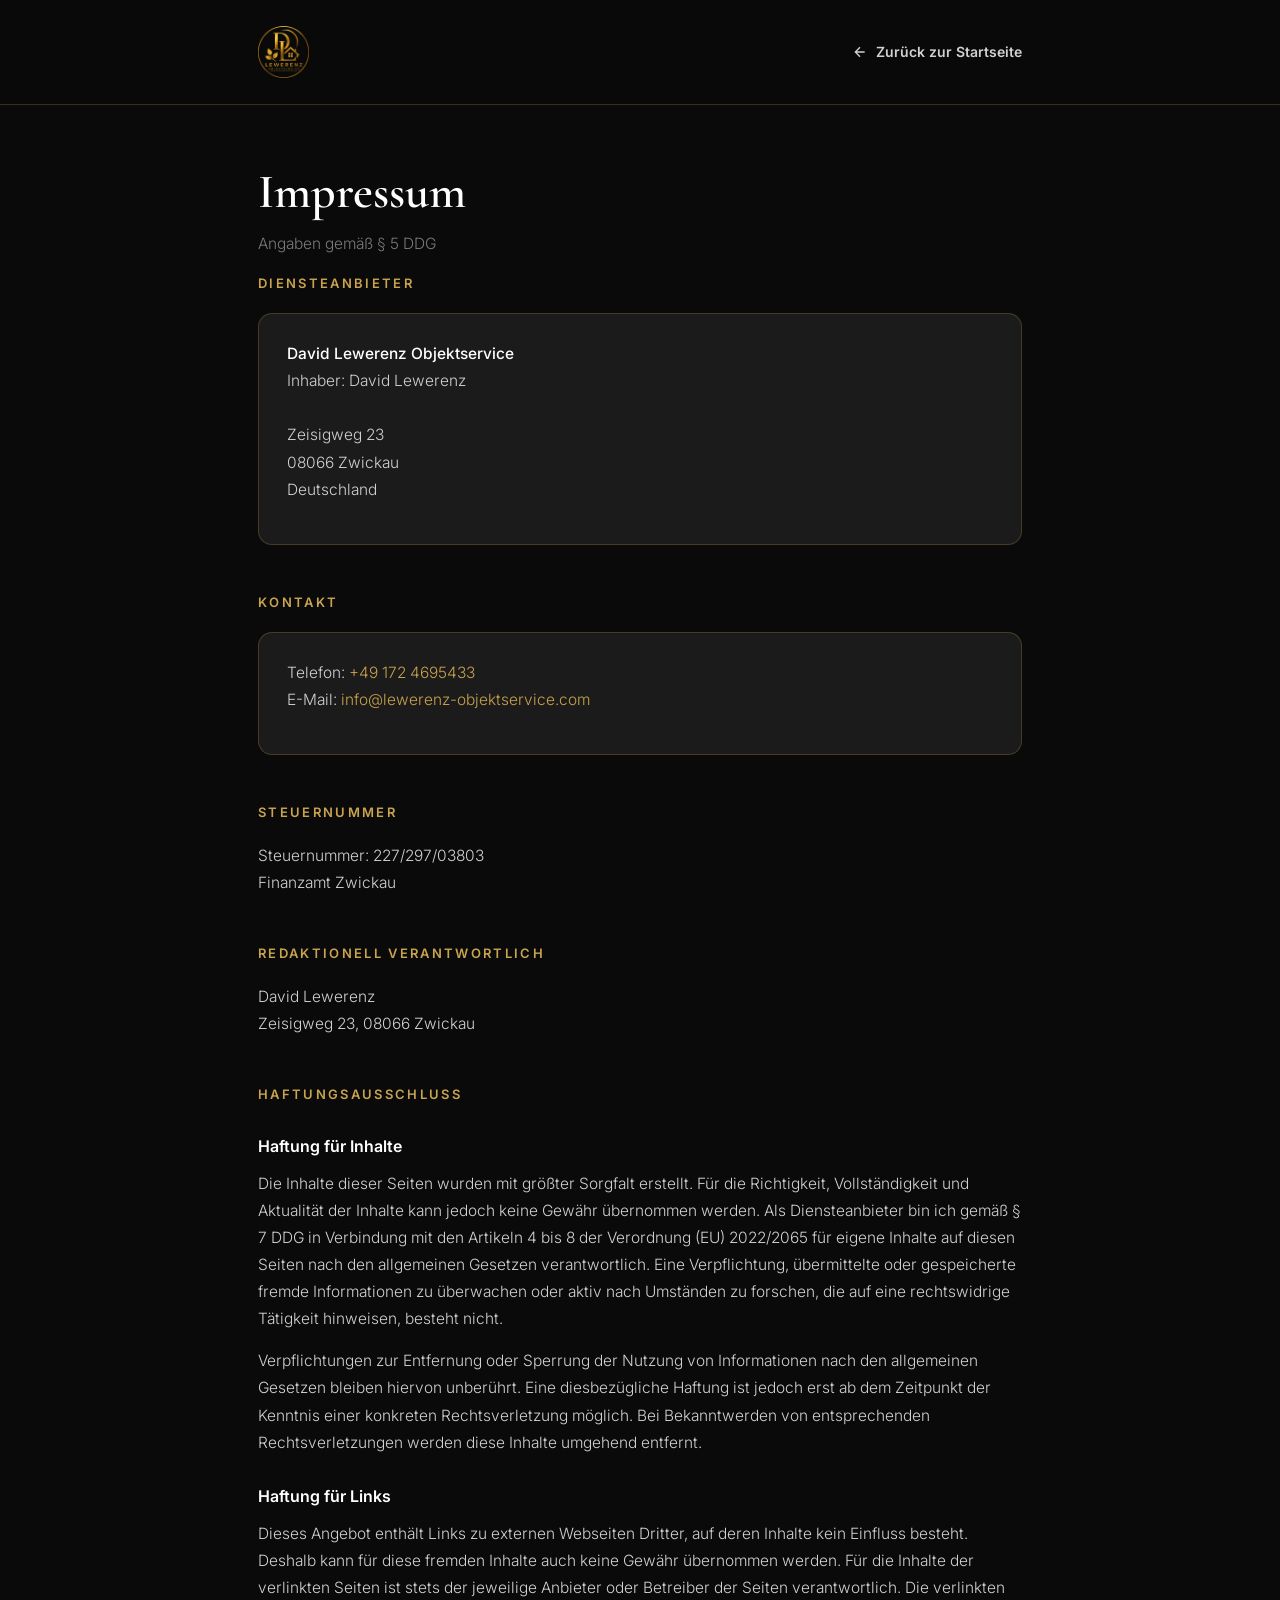
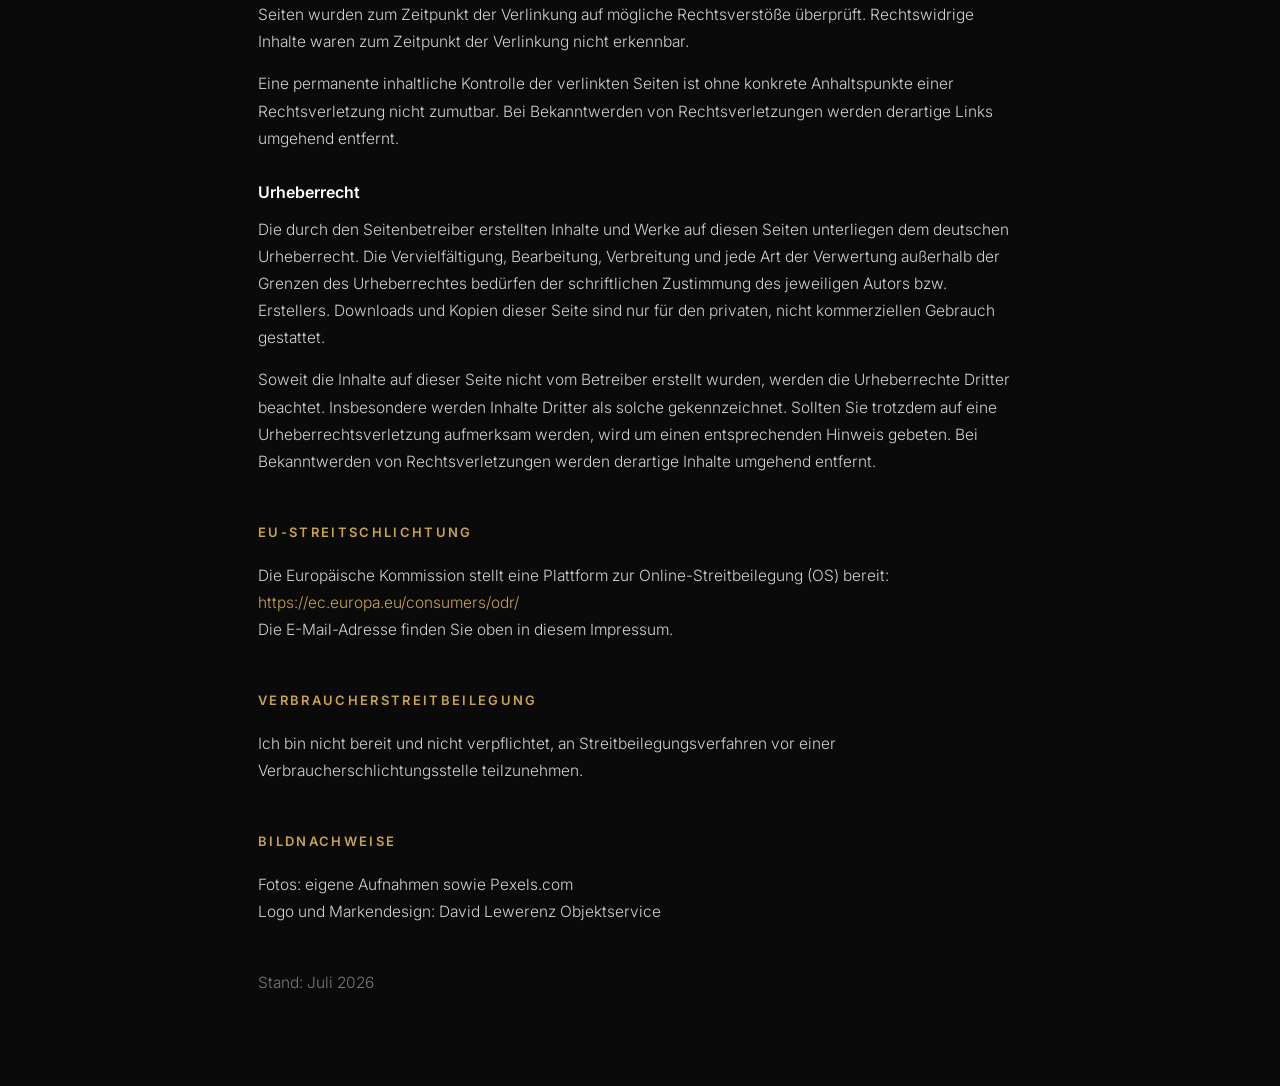
<file: impressum.html>
<!DOCTYPE html>
<html lang="de">
<head>
<meta charset="UTF-8">
<meta name="viewport" content="width=device-width, initial-scale=1.0">
<meta name="robots" content="noindex, follow">
<title>Impressum — LEWERENZ Objektservice</title>
<link rel="preconnect" href="https://fonts.googleapis.com">
<link rel="preconnect" href="https://fonts.gstatic.com" crossorigin>
<link href="https://fonts.googleapis.com/css2?family=Cormorant+Garamond:wght@600&family=Inter:wght@300;400;500;600&display=swap" rel="stylesheet">
<style>
/* ==========================================================================
   LEWERENZ Objektservice — Impressum
   ========================================================================== */
:root{
  --lw-gold:#C9A34E;
  --lw-bg:#0A0A0A;
  --lw-card:#1B1B1B;
  --lw-text:#FFFFFF;
  --lw-text-muted:#D1D1D1;
  --lw-border:rgba(201,163,78,.25);
  --lw-maxw:820px;
}
*{margin:0;padding:0;box-sizing:border-box}
body{
  background:var(--lw-bg);color:var(--lw-text-muted);
  font-family:'Inter',sans-serif;line-height:1.75;
  -webkit-font-smoothing:antialiased;
}
a{color:var(--lw-gold);text-decoration:none}
a:hover{text-decoration:underline}
.lw-wrap{max-width:var(--lw-maxw);margin:0 auto;padding:0 28px}

.lw-legal-head{
  border-bottom:1px solid var(--lw-border);
  padding:26px 0;position:sticky;top:0;
  background:rgba(10,10,10,.94);backdrop-filter:blur(10px);z-index:10;
}
.lw-legal-head .lw-wrap{display:flex;align-items:center;justify-content:space-between;gap:20px}
.lw-legal-head img{height:52px;width:auto;display:block}
.lw-back{
  display:inline-flex;align-items:center;gap:8px;
  font-size:14px;font-weight:600;color:var(--lw-text-muted);
}
.lw-back:hover{color:var(--lw-gold);text-decoration:none}
.lw-back svg{width:16px;height:16px;stroke:currentColor;fill:none;stroke-width:2}

.lw-legal{padding:60px 0 90px}
.lw-legal h1{
  font-family:'Cormorant Garamond',serif;font-weight:600;
  font-size:clamp(34px,5vw,48px);color:var(--lw-text);
  line-height:1.15;margin-bottom:10px;
}
.lw-legal__sub{font-size:14px;color:#7a7a7a;margin-bottom:44px}
.lw-legal h2{
  font-size:13px;font-weight:600;letter-spacing:.18em;
  text-transform:uppercase;color:var(--lw-gold);
  margin:46px 0 18px;
}
.lw-legal h2:first-of-type{margin-top:0}
.lw-legal h3{
  font-size:16px;font-weight:600;color:var(--lw-text);
  margin:26px 0 10px;
}
.lw-legal p{font-size:15.5px;font-weight:300;margin-bottom:15px}
.lw-legal strong{color:var(--lw-text);font-weight:500}
.lw-legal__box{
  background:var(--lw-card);border:1px solid var(--lw-border);
  border-radius:14px;padding:26px 28px;margin-bottom:18px;
}
</style>
</head>
<body>

<header class="lw-legal-head">
  <div class="lw-wrap">
    <a href="index.html"><img src="assets/logo-footer.png" alt="LEWERENZ Objektservice"></a>
    <a href="index.html" class="lw-back">
      <svg viewBox="0 0 24 24" aria-hidden="true"><path d="M19 12H5M12 19l-7-7 7-7"/></svg>
      Zurück zur Startseite
    </a>
  </div>
</header>

<main class="lw-legal">
  <div class="lw-wrap">

    <h1>Impressum</h1>
    <p class="lw-legal__sub">Angaben gemäß § 5 DDG</p>

    <h2>Diensteanbieter</h2>
    <div class="lw-legal__box">
      <p>
        <strong>David Lewerenz Objektservice</strong><br>
        Inhaber: David Lewerenz<br><br>
        Zeisigweg 23<br>
        08066 Zwickau<br>
        Deutschland
      </p>
    </div>

    <h2>Kontakt</h2>
    <div class="lw-legal__box">
      <p>
        Telefon: <a href="tel:+491724695433">+49 172 4695433</a><br>
        E-Mail: <a href="mailto:info@lewerenz-objektservice.com">info@lewerenz-objektservice.com</a>
      </p>
    </div>

    <h2>Steuernummer</h2>
    <p>
      Steuernummer: 227/297/03803<br>
      Finanzamt Zwickau
    </p>

    <h2>Redaktionell verantwortlich</h2>
    <p>
      David Lewerenz<br>
      Zeisigweg 23, 08066 Zwickau
    </p>

    <h2>Haftungsausschluss</h2>

    <h3>Haftung für Inhalte</h3>
    <p>
      Die Inhalte dieser Seiten wurden mit größter Sorgfalt erstellt. Für die Richtigkeit,
      Vollständigkeit und Aktualität der Inhalte kann jedoch keine Gewähr übernommen werden.
      Als Diensteanbieter bin ich gemäß § 7 DDG in Verbindung mit den Artikeln 4 bis 8 der
      Verordnung (EU) 2022/2065 für eigene Inhalte auf diesen Seiten nach den allgemeinen
      Gesetzen verantwortlich. Eine Verpflichtung, übermittelte oder gespeicherte fremde
      Informationen zu überwachen oder aktiv nach Umständen zu forschen, die auf eine
      rechtswidrige Tätigkeit hinweisen, besteht nicht.
    </p>
    <p>
      Verpflichtungen zur Entfernung oder Sperrung der Nutzung von Informationen nach den
      allgemeinen Gesetzen bleiben hiervon unberührt. Eine diesbezügliche Haftung ist jedoch
      erst ab dem Zeitpunkt der Kenntnis einer konkreten Rechtsverletzung möglich. Bei
      Bekanntwerden von entsprechenden Rechtsverletzungen werden diese Inhalte umgehend entfernt.
    </p>

    <h3>Haftung für Links</h3>
    <p>
      Dieses Angebot enthält Links zu externen Webseiten Dritter, auf deren Inhalte kein
      Einfluss besteht. Deshalb kann für diese fremden Inhalte auch keine Gewähr übernommen
      werden. Für die Inhalte der verlinkten Seiten ist stets der jeweilige Anbieter oder
      Betreiber der Seiten verantwortlich. Die verlinkten Seiten wurden zum Zeitpunkt der
      Verlinkung auf mögliche Rechtsverstöße überprüft. Rechtswidrige Inhalte waren zum
      Zeitpunkt der Verlinkung nicht erkennbar.
    </p>
    <p>
      Eine permanente inhaltliche Kontrolle der verlinkten Seiten ist ohne konkrete
      Anhaltspunkte einer Rechtsverletzung nicht zumutbar. Bei Bekanntwerden von
      Rechtsverletzungen werden derartige Links umgehend entfernt.
    </p>

    <h3>Urheberrecht</h3>
    <p>
      Die durch den Seitenbetreiber erstellten Inhalte und Werke auf diesen Seiten unterliegen
      dem deutschen Urheberrecht. Die Vervielfältigung, Bearbeitung, Verbreitung und jede Art
      der Verwertung außerhalb der Grenzen des Urheberrechtes bedürfen der schriftlichen
      Zustimmung des jeweiligen Autors bzw. Erstellers. Downloads und Kopien dieser Seite sind
      nur für den privaten, nicht kommerziellen Gebrauch gestattet.
    </p>
    <p>
      Soweit die Inhalte auf dieser Seite nicht vom Betreiber erstellt wurden, werden die
      Urheberrechte Dritter beachtet. Insbesondere werden Inhalte Dritter als solche
      gekennzeichnet. Sollten Sie trotzdem auf eine Urheberrechtsverletzung aufmerksam werden,
      wird um einen entsprechenden Hinweis gebeten. Bei Bekanntwerden von Rechtsverletzungen
      werden derartige Inhalte umgehend entfernt.
    </p>

    <h2>EU-Streitschlichtung</h2>
    <p>
      Die Europäische Kommission stellt eine Plattform zur Online-Streitbeilegung (OS) bereit:
      <a href="https://ec.europa.eu/consumers/odr/" target="_blank" rel="noopener">https://ec.europa.eu/consumers/odr/</a><br>
      Die E-Mail-Adresse finden Sie oben in diesem Impressum.
    </p>

    <h2>Verbraucherstreitbeilegung</h2>
    <p>
      Ich bin nicht bereit und nicht verpflichtet, an Streitbeilegungsverfahren vor einer
      Verbraucherschlichtungsstelle teilzunehmen.
    </p>

    <h2>Bildnachweise</h2>
    <p>
      Fotos: eigene Aufnahmen sowie Pexels.com<br>
      Logo und Markendesign: David Lewerenz Objektservice
    </p>

    <p class="lw-legal__sub" style="margin-top:44px;margin-bottom:0">
      Stand: Juli 2026
    </p>

  </div>
</main>

</body>
</html>
</file>
<file: style.css>
/* ==========================================================================
   LEWERENZ Objektservice — style.css
   Markenfarben laut Premium Farbpalette & Brandguide
   Farbe ändern = hier einen Wert tauschen, ganze Seite zieht mit.
   ========================================================================== */

:root{
  --lw-gold:#C9A34E;
  --lw-anthrazit:#121212;
  --lw-gold-dark:#A67C2D;
  --lw-bg:#0A0A0A;
  --lw-card:#1B1B1B;
  --lw-btn-bg:#C9A34E;
  --lw-btn-hover:#B48A36;
  --lw-btn-text:#000000;
  --lw-text:#FFFFFF;
  --lw-text-muted:#D1D1D1;
  --lw-border:rgba(201,163,78,.25);
  --lw-gold-glow:rgba(201,163,78,.30);
  --lw-wa:#25D366;
  --lw-maxw:1180px;
  --lw-ok:#3FBF6A;
  --lw-err:#D9584C;
}


/* ===== SEKTION 01 — HEADER & HERO ===== */
*{margin:0;padding:0;box-sizing:border-box}
html{scroll-behavior:smooth}
body{
  background:var(--lw-bg);
  color:var(--lw-text-muted);
  font-family:'Inter',sans-serif;
  line-height:1.6;
  -webkit-font-smoothing:antialiased;
  overflow-x:hidden;
}
h1{font-family:'Cormorant Garamond',serif;color:var(--lw-text);line-height:1.1;font-weight:600}
a{color:inherit;text-decoration:none}
.lw-wrap{max-width:var(--lw-maxw);margin:0 auto;padding:0 28px}
.lw-eyebrow{
  font-size:12px;font-weight:600;letter-spacing:.32em;
  text-transform:uppercase;color:var(--lw-gold);
}

.lw-header{
  position:fixed;top:0;left:0;right:0;z-index:100;
  background:rgba(10,10,10,0);
  border-bottom:1px solid transparent;
  transition:background .4s ease,border-color .4s ease;
}
.lw-header.is-scrolled{
  background:rgba(10,10,10,.92);
  backdrop-filter:blur(12px);
  border-bottom:1px solid var(--lw-border);
}
.lw-nav{display:flex;align-items:center;justify-content:space-between;height:84px;gap:20px}
.lw-brand{display:flex;align-items:center;gap:14px;flex-shrink:0}
.lw-brand-mark{width:46px;height:46px;flex-shrink:0}
.lw-brand-mark img{width:100%;height:100%;object-fit:contain;display:block}
.lw-brand-text{display:flex;flex-direction:column;line-height:1.05}
.lw-brand-text b{
  font-family:'Montserrat',sans-serif;font-size:21px;font-weight:800;
  color:var(--lw-text);letter-spacing:.14em;
}
.lw-brand-text span{
  font-family:'Montserrat',sans-serif;font-size:9px;font-weight:300;
  letter-spacing:.28em;color:var(--lw-gold);
  text-transform:uppercase;margin-top:3px;
}
.lw-nav-links{display:flex;gap:36px;align-items:center}
.lw-nav-links a{font-size:14px;font-weight:500;color:var(--lw-text-muted);transition:color .25s}
.lw-nav-links a:hover{color:var(--lw-gold)}

.lw-nav-wa{
  display:inline-flex;align-items:center;justify-content:center;gap:9px;
  flex-shrink:0;min-height:44px;
  border:1px solid var(--lw-wa);color:var(--lw-wa);
  padding:11px 20px;border-radius:50px;
  font-size:14px;font-weight:600;transition:all .25s;
}
.lw-nav-wa svg{width:17px;height:17px;fill:currentColor;flex-shrink:0}
.lw-nav-wa:hover{background:var(--lw-wa);color:#0A0A0A}

.lw-burger{
  display:none;flex-direction:column;gap:5px;
  cursor:pointer;background:none;border:0;padding:0;
  width:46px;min-width:46px;height:46px;flex-shrink:0;
  align-items:center;justify-content:center;
  border-radius:10px;transition:background .25s;
}
.lw-burger:hover{background:rgba(201,163,78,.1)}

.lw-burger span{
  width:24px;height:2px;background:var(--lw-gold);
  transition:transform .3s ease,opacity .25s ease;
  display:block;
}
.lw-burger.is-open span:nth-child(1){transform:translateY(7px) rotate(45deg)}
.lw-burger.is-open span:nth-child(2){opacity:0}
.lw-burger.is-open span:nth-child(3){transform:translateY(-7px) rotate(-45deg)}

.lw-menu{
  position:fixed;inset:0;z-index:99;
  background:rgba(10,10,10,.98);
  backdrop-filter:blur(16px);
  display:flex;flex-direction:column;
  justify-content:center;align-items:center;
  gap:6px;padding:100px 28px 40px;
  opacity:0;visibility:hidden;
  transition:opacity .35s ease,visibility .35s ease;
  overflow-y:auto;
}
.lw-menu.is-open{opacity:1;visibility:visible}

.lw-menu a{
  font-family:'Cormorant Garamond',serif;
  font-size:clamp(26px,6vw,36px);font-weight:600;
  color:var(--lw-text);
  padding:12px 24px;border-radius:10px;
  min-height:44px;display:flex;align-items:center;
  transition:color .25s,transform .25s;
  opacity:0;transform:translateY(14px);
}
.lw-menu.is-open a{opacity:1;transform:translateY(0)}
.lw-menu.is-open a:nth-child(1){transition-delay:.06s}
.lw-menu.is-open a:nth-child(2){transition-delay:.11s}
.lw-menu.is-open a:nth-child(3){transition-delay:.16s}
.lw-menu.is-open a:nth-child(4){transition-delay:.21s}
.lw-menu.is-open a:nth-child(5){transition-delay:.26s}
.lw-menu a:hover,.lw-menu a:focus-visible{color:var(--lw-gold)}

.lw-menu__cta{
  display:flex;flex-direction:column;gap:12px;
  margin-top:32px;width:100%;max-width:320px;
  opacity:0;transform:translateY(14px);
  transition:opacity .3s ease .3s,transform .3s ease .3s;
}
.lw-menu.is-open .lw-menu__cta{opacity:1;transform:translateY(0)}
.lw-menu__cta a{
  font-family:'Inter',sans-serif;font-size:15px;font-weight:600;
  justify-content:center;padding:16px 24px;border-radius:50px;
  transition:all .25s;transform:none;opacity:1;
}
.lw-menu__call{background:var(--lw-btn-bg);color:var(--lw-btn-text)}
.lw-menu__call:hover{background:var(--lw-btn-hover);color:var(--lw-btn-text)}
.lw-menu__wa{
  background:transparent;color:var(--lw-text);
  border:1px solid var(--lw-wa);
}
.lw-menu__wa:hover{background:var(--lw-wa);color:#0A0A0A}
.lw-menu__cta svg{width:17px;height:17px;margin-right:9px;flex-shrink:0}
.lw-menu__wa svg{fill:var(--lw-wa)}
.lw-menu__wa:hover svg{fill:#0A0A0A}
.lw-menu__call svg{stroke:currentColor;fill:none;stroke-width:2}

body.lw-menu-open{overflow:hidden}

.lw-hero{
  position:relative;min-height:100vh;display:flex;align-items:center;
  padding:130px 0 80px;overflow:hidden;
}
.lw-hero__bg{
  position:absolute;inset:0;z-index:0;
  background:
    linear-gradient(90deg,rgba(10,10,10,.97) 0%,rgba(10,10,10,.88) 45%,rgba(10,10,10,.55) 100%),
    url('assets/hero.jpg') center/cover no-repeat;
}
.lw-hero__veil{
  position:absolute;inset:0;z-index:1;pointer-events:none;
  background:
    radial-gradient(120% 90% at 80% 10%,rgba(201,163,78,.14) 0%,transparent 55%),
    linear-gradient(to bottom,transparent 70%,var(--lw-bg) 100%);
}
.lw-hero__ghost{
  position:absolute;right:-4%;top:50%;transform:translateY(-50%);
  width:clamp(420px,46vw,680px);opacity:.13;z-index:1;
  user-select:none;pointer-events:none;
}
.lw-hero__ghost img{width:100%;display:block}
.lw-hero__inner{position:relative;z-index:2;max-width:790px}

.lw-hero__title{
  font-size:clamp(44px,7vw,86px);margin:22px 0 0;letter-spacing:-.01em;
  opacity:0;animation:lwRise .9s ease forwards .25s;
}
.lw-hero__title .lw-accent{color:var(--lw-gold);font-style:italic}
.lw-hero .lw-eyebrow{display:block;opacity:0;animation:lwRise .8s ease forwards .1s}
.lw-hero__sub{
  font-size:clamp(17px,2.1vw,21px);color:var(--lw-text-muted);max-width:620px;
  margin-top:28px;font-weight:300;line-height:1.55;
  opacity:0;animation:lwRise .9s ease forwards .45s;
}
.lw-hero__cta{
  display:flex;gap:14px;margin-top:42px;flex-wrap:wrap;
  opacity:0;animation:lwRise .9s ease forwards .6s;
}

.lw-btn,.lw-btn-wa{
  display:inline-flex;align-items:center;justify-content:center;gap:11px;
  border:none;cursor:pointer;font-family:'Inter',sans-serif;
  font-size:15px;font-weight:600;padding:17px 28px;border-radius:50px;
  transition:all .28s ease;
  flex:1 1 0;min-width:230px;              
  white-space:nowrap;
}
.lw-btn{background:var(--lw-btn-bg);color:var(--lw-btn-text)}
.lw-btn:hover{
  background:var(--lw-btn-hover);color:var(--lw-btn-text);
  transform:translateY(-2px);box-shadow:0 14px 34px var(--lw-gold-glow);
}
.lw-btn svg{width:18px;height:18px;stroke:currentColor;fill:none;stroke-width:2;flex-shrink:0}

.lw-btn-wa{background:transparent;color:var(--lw-text);border:1px solid var(--lw-border)}
.lw-btn-wa svg{width:19px;height:19px;fill:var(--lw-wa);transition:fill .28s;flex-shrink:0}
.lw-btn-wa:hover{border-color:var(--lw-wa);color:var(--lw-wa)}
.lw-btn-wa:hover svg{fill:currentColor}

.lw-trust{
  display:flex;gap:14px;margin-top:66px;flex-wrap:wrap;
  opacity:0;animation:lwRise .9s ease forwards .8s;
}
.lw-trust__item{
  display:flex;flex-direction:column;align-items:center;gap:12px;
  min-width:112px;padding:20px 16px;
  border:1px solid var(--lw-border);border-radius:14px;
  background:rgba(27,27,27,.55);backdrop-filter:blur(6px);
  transition:border-color .3s ease,transform .3s ease;
}
.lw-trust__item:hover{border-color:var(--lw-gold);transform:translateY(-4px)}
.lw-trust__item svg{
  width:38px;height:38px;stroke:var(--lw-gold);
  fill:none;stroke-width:1.5;flex-shrink:0;
}
.lw-trust__item span{
  font-size:12.5px;font-weight:600;letter-spacing:.14em;
  text-transform:uppercase;color:var(--lw-text);white-space:nowrap;
}

@keyframes lwRise{
  from{opacity:0;transform:translateY(26px)}
  to{opacity:1;transform:translateY(0)}
}

@media(max-width:1100px){
  .lw-nav-links{display:none}
  .lw-burger{display:flex}
}
@media(max-width:980px){
  .lw-hero__ghost{width:340px;right:-16%;opacity:.08}
}
@media(max-width:640px){
  .lw-nav{height:72px}
  .lw-nav-wa span{display:none}
  .lw-nav-wa{padding:11px;min-width:44px}
  .lw-hero{padding:110px 0 60px}
  .lw-hero__cta{gap:12px}
  .lw-btn,.lw-btn-wa{flex:1 1 100%;width:100%;min-width:0;padding:16px 24px}
  .lw-trust{gap:10px;margin-top:44px}
  .lw-trust__item{min-width:0;flex:1 1 calc(33.333% - 7px);padding:16px 8px}
  .lw-trust__item svg{width:30px;height:30px}
  .lw-trust__item span{font-size:10.5px;letter-spacing:.08em}
}
@media(prefers-reduced-motion:reduce){
  *{animation:none!important;transition:none!important}
  .lw-hero__title,.lw-hero__sub,.lw-hero__cta,.lw-trust,.lw-hero .lw-eyebrow{opacity:1}
}


/* ===== SEKTION 02 — GOOGLE-BEWERTUNGEN (oben) ===== */
.lw-wrap{max-width:var(--lw-maxw);margin:0 auto;padding:0 28px}
.lw-eyebrow{
  font-size:12px;font-weight:600;letter-spacing:.32em;
  text-transform:uppercase;color:var(--lw-gold);
}

.lw-reviews{padding:110px 0;position:relative}
.lw-reviews__head{max-width:720px;margin:0 auto 52px;text-align:center}

.lw-rgrid{display:grid;grid-template-columns:repeat(3,1fr);gap:22px}
.lw-rcard{
  position:relative;
  background:linear-gradient(160deg,#1f1f1f 0%,var(--lw-card) 100%);
  border:1px solid var(--lw-border);
  border-radius:16px;padding:30px 28px;
  display:flex;flex-direction:column;gap:18px;
  min-height:230px;
  transition:transform .35s ease,border-color .35s ease;
}
.lw-rcard:hover{transform:translateY(-6px);border-color:var(--lw-gold)}

.lw-rcard__top{display:flex;align-items:center;justify-content:space-between}
.lw-rcard__g{
  width:34px;height:34px;border-radius:50%;
  background:#fff;display:flex;align-items:center;justify-content:center;
  flex-shrink:0;
}
.lw-rcard__g svg{width:20px;height:20px}
.lw-rcard__stars{display:flex;gap:3px}
.lw-rcard__stars svg{width:16px;height:16px;fill:var(--lw-gold)}

.lw-rcard__quote{
  font-family:'Cormorant Garamond',serif;font-size:54px;line-height:.6;
  color:var(--lw-gold);opacity:.35;height:26px;
}
.lw-rcard__text{
  flex:1;font-size:15px;font-weight:300;line-height:1.6;
  color:var(--lw-text-muted);font-style:italic;
}
.lw-rcard__foot{
  display:flex;align-items:center;gap:12px;
  padding-top:16px;border-top:1px solid rgba(201,163,78,.14);
}
.lw-rcard__avatar{
  width:38px;height:38px;border-radius:50%;flex-shrink:0;
  background:linear-gradient(135deg,var(--lw-gold),var(--lw-gold-dark));
  display:flex;align-items:center;justify-content:center;
  font-family:'Cormorant Garamond',serif;font-weight:700;
  font-size:17px;color:#0A0A0A;
}
.lw-rcard__name{font-size:14px;font-weight:600;color:var(--lw-text)}
.lw-rcard__meta{font-size:12px;color:#7a7a7a}

.lw-reviews__cta{
  display:flex;justify-content:center;margin-top:48px;
}
.lw-reviews__cta a{
  display:inline-flex;align-items:center;gap:11px;
  border:1px solid var(--lw-border);color:var(--lw-text);
  padding:15px 28px;border-radius:50px;min-height:44px;
  font-size:14.5px;font-weight:600;transition:all .25s;
}
.lw-reviews__cta a:hover{border-color:var(--lw-gold);color:var(--lw-gold)}
.lw-reviews__cta svg{width:18px;height:18px;flex-shrink:0}

@media(max-width:980px){
  .lw-rgrid{grid-template-columns:repeat(2,1fr)}
  .lw-rcard:last-child{display:none}
}
@media(max-width:640px){
  .lw-reviews{padding:76px 0}
  .lw-rgrid{grid-template-columns:1fr;gap:16px}
  .lw-rcard:last-child{display:flex}
  .lw-rcard{min-height:0}
}


/* ===== SEKTION 03 — PROBLEM ===== */
.lw-wrap{max-width:var(--lw-maxw);margin:0 auto;padding:0 28px}
.lw-eyebrow{
  font-size:12px;font-weight:600;letter-spacing:.32em;
  text-transform:uppercase;color:var(--lw-gold);
}

.lw-problem{
  background:var(--lw-anthrazit);
  border-top:1px solid var(--lw-border);
  border-bottom:1px solid var(--lw-border);
  padding:110px 0;
}

.lw-problem__head{max-width:760px;margin-bottom:56px}
.lw-problem__title{
  font-family:'Cormorant Garamond',serif;
  font-size:clamp(34px,4.6vw,54px);
  font-weight:600;letter-spacing:0;line-height:1.1;
  color:var(--lw-text);margin-top:16px;
}
.lw-problem__lead{
  font-size:18px;font-weight:300;line-height:1.65;
  color:var(--lw-text-muted);margin-top:22px;max-width:640px;
}
.lw-problem__lead strong{color:var(--lw-text);font-weight:500}

.lw-pains{
  list-style:none;display:grid;
  grid-template-columns:repeat(2,1fr);
  gap:0 44px;margin-bottom:64px;
}
.lw-pains li{
  display:flex;align-items:flex-start;gap:14px;
  padding:16px 0;border-bottom:1px solid rgba(201,163,78,.14);
  font-size:15.5px;color:var(--lw-text-muted);
}
.lw-pains__x{
  color:var(--lw-gold-dark);font-weight:700;
  flex-shrink:0;font-size:15px;line-height:1.5;
}

.lw-problem__grid{
  display:grid;grid-template-columns:repeat(4,1fr);gap:18px;
}
.lw-pcard{
  position:relative;border-radius:14px;overflow:hidden;
  border:1px solid var(--lw-border);background:var(--lw-card);
  aspect-ratio:4/3;
  transition:transform .35s ease,border-color .35s ease;
}
.lw-pcard:hover{transform:translateY(-6px);border-color:var(--lw-gold)}
.lw-pcard img{
  width:100%;height:100%;object-fit:cover;display:block;
  filter:saturate(.65) brightness(.78);
  transition:transform .6s ease,filter .45s ease;
}
.lw-pcard:hover img{transform:scale(1.06);filter:saturate(.85) brightness(.9)}
.lw-pcard::after{
  content:"";position:absolute;inset:0;pointer-events:none;
  background:linear-gradient(to top,rgba(10,10,10,.55) 0%,transparent 55%);
}

@media(max-width:980px){
  .lw-problem__grid{grid-template-columns:repeat(2,1fr)}
  .lw-pains{grid-template-columns:1fr;gap:0}
}
@media(max-width:560px){
  .lw-problem{padding:76px 0}
  .lw-problem__head{margin-bottom:38px}
  .lw-problem__grid{grid-template-columns:1fr;gap:14px}
  .lw-pains{margin-bottom:42px}
}


/* ===== SEKTION 04 — DIE LÖSUNG ===== */
.lw-wrap{max-width:var(--lw-maxw);margin:0 auto;padding:0 28px}
.lw-eyebrow{
  font-size:12px;font-weight:600;letter-spacing:.32em;
  text-transform:uppercase;color:var(--lw-gold);
}

.lw-solution{padding:120px 0;position:relative;overflow:hidden}

.lw-solution__thread{
  position:absolute;left:50%;top:0;bottom:0;width:1px;
  transform:translateX(-50%);pointer-events:none;
  background:linear-gradient(to bottom,transparent,rgba(201,163,78,.22),transparent);
}

.lw-solution__head{text-align:center;max-width:900px;margin:0 auto;position:relative;z-index:2}
.lw-solution__title{
  font-family:'Cormorant Garamond',serif;font-weight:600;
  font-size:clamp(34px,4.6vw,54px);line-height:1.1;
  color:var(--lw-text);margin-top:18px;
}
.lw-solution__title .lw-accent{color:var(--lw-gold);font-style:italic}
.lw-solution__body{max-width:640px;margin:34px auto 0}
.lw-solution__body p{
  font-size:18px;font-weight:300;line-height:1.7;
  color:var(--lw-text-muted);margin-bottom:20px;
}
.lw-solution__body p strong{color:var(--lw-text);font-weight:500}

.lw-quote{
  max-width:640px;margin:52px auto 0;position:relative;z-index:2;
  background:var(--lw-card);border:1px solid var(--lw-border);
  border-radius:20px;padding:38px 40px;
  display:flex;align-items:center;gap:28px;
  transition:border-color .35s ease;
}
.lw-quote:hover{border-color:var(--lw-gold)}

.lw-quote__portrait{
  width:104px;height:104px;flex-shrink:0;
  border-radius:50%;overflow:hidden;
  border:2px solid var(--lw-gold);
  box-shadow:0 0 0 5px rgba(201,163,78,.10);
}
.lw-quote__portrait img{width:100%;height:100%;object-fit:cover;display:block}

.lw-quote__content{flex:1;min-width:0}
.lw-quote__text{
  font-family:'Cormorant Garamond',serif;font-style:italic;
  font-size:clamp(21px,2.4vw,27px);font-weight:500;line-height:1.35;
  color:var(--lw-gold);margin-bottom:16px;
}
.lw-quote__name{
  font-family:'Cormorant Garamond',serif;font-size:21px;font-weight:600;
  color:var(--lw-text);line-height:1.2;
}
.lw-quote__role{
  font-size:11.5px;font-weight:600;letter-spacing:.2em;
  text-transform:uppercase;color:var(--lw-gold);margin-top:5px;
}

.lw-solution__media{
  max-width:820px;margin:56px auto 0;position:relative;z-index:2;
  border-radius:18px;overflow:hidden;border:1px solid var(--lw-border);
}
.lw-solution__media img{
  width:100%;display:block;aspect-ratio:3/2;object-fit:cover;
}
.lw-solution__media::after{
  content:"";position:absolute;inset:0;pointer-events:none;
  background:linear-gradient(to top,rgba(10,10,10,.6),transparent 55%);
}

@media(max-width:640px){
  .lw-solution{padding:80px 0}
  .lw-solution__thread{display:none}
  .lw-quote{
    flex-direction:column;text-align:center;
    gap:20px;padding:32px 26px;
  }
  .lw-quote__portrait{width:92px;height:92px}
  .lw-solution__media{margin-top:40px}
}


/* ===== SEKTION 05 — UNSERE LEISTUNGEN ===== */
.lw-wrap{max-width:var(--lw-maxw);margin:0 auto;padding:0 28px}
.lw-eyebrow{
  font-size:12px;font-weight:600;letter-spacing:.32em;
  text-transform:uppercase;color:var(--lw-gold);
}

.lw-services{
  background:var(--lw-anthrazit);
  border-top:1px solid var(--lw-border);
  padding:110px 0;
}
.lw-services__head{max-width:760px;margin-bottom:58px}
.lw-services__title{
  font-family:'Cormorant Garamond',serif;font-weight:600;
  font-size:clamp(34px,4.6vw,54px);line-height:1.1;
  color:var(--lw-text);margin-top:16px;
}
.lw-services__lead{
  font-size:17px;font-weight:300;line-height:1.65;
  margin-top:20px;color:var(--lw-text-muted);
}

.lw-svc-grid{display:grid;grid-template-columns:repeat(3,1fr);gap:22px}

.lw-svc{
  position:relative;overflow:hidden;
  background:var(--lw-card);border:1px solid var(--lw-border);
  border-radius:16px;
  display:flex;flex-direction:column;
  transition:transform .35s ease,border-color .35s ease;
}
.lw-svc:hover{transform:translateY(-6px);border-color:var(--lw-gold)}
.lw-svc::before{
  content:"";position:absolute;left:0;top:0;height:2px;width:0;
  background:var(--lw-gold);transition:width .45s ease;z-index:3;
}
.lw-svc:hover::before{width:100%}

.lw-svc__img{position:relative;height:190px;overflow:hidden;flex-shrink:0}
.lw-svc__img img{
  width:100%;height:100%;object-fit:cover;display:block;
  transition:transform .6s ease;
}
.lw-svc:hover .lw-svc__img img{transform:scale(1.06)}
.lw-svc__img::after{
  content:"";position:absolute;inset:0;
  background:linear-gradient(to bottom,rgba(10,10,10,.2),var(--lw-card) 96%);
}

.lw-svc__body{padding:26px 28px 30px;position:relative;z-index:2;flex:1}
.lw-svc--photo .lw-svc__body{margin-top:-34px}

.lw-svc__ico{
  width:44px;height:44px;margin-bottom:18px;
  stroke:var(--lw-gold);stroke-width:1.4;fill:none;
  stroke-linecap:round;stroke-linejoin:round;
}
.lw-svc__title{
  font-family:'Cormorant Garamond',serif;font-weight:600;
  font-size:24px;line-height:1.2;color:var(--lw-text);margin-bottom:11px;
}
.lw-svc__txt{
  font-size:14.5px;font-weight:300;line-height:1.6;
  color:var(--lw-text-muted);
}

.lw-svc--icon{
  background:linear-gradient(160deg,#1f1f1f 0%,var(--lw-card) 100%);
}
.lw-svc--icon .lw-svc__body{padding:34px 28px}
.lw-svc--icon .lw-svc__ico{width:52px;height:52px;margin-bottom:20px}

@media(max-width:1100px){
  .lw-svc-grid{grid-template-columns:repeat(2,1fr)}
}
@media(max-width:640px){
  .lw-services{padding:76px 0}
  .lw-services__head{margin-bottom:38px}
  .lw-svc-grid{grid-template-columns:1fr;gap:16px}
  .lw-svc__img{height:170px}
}


/* ===== SEKTION 06 — VORHER / NACHHER ===== */
.lw-wrap{max-width:var(--lw-maxw);margin:0 auto;padding:0 28px}
.lw-eyebrow{
  font-size:12px;font-weight:600;letter-spacing:.32em;
  text-transform:uppercase;color:var(--lw-gold);
}

.lw-ba{padding:110px 0}
.lw-ba__head{max-width:760px;margin-bottom:56px}
.lw-ba__title{
  font-family:'Cormorant Garamond',serif;font-weight:600;
  font-size:clamp(34px,4.6vw,54px);line-height:1.1;
  color:var(--lw-text);margin-top:16px;
}
.lw-ba__lead{
  font-size:17px;font-weight:300;line-height:1.65;
  margin-top:20px;color:var(--lw-text-muted);
}

.lw-ba__grid{display:grid;grid-template-columns:repeat(3,1fr);gap:24px}

.lw-ba__card{
  background:var(--lw-card);border:1px solid var(--lw-border);
  border-radius:16px;overflow:hidden;
  transition:border-color .35s ease;
}
.lw-ba__card:hover{border-color:var(--lw-gold)}

.lw-cmp{
  position:relative;aspect-ratio:4/3;overflow:hidden;
  cursor:ew-resize;user-select:none;touch-action:none;
  background:#000;
}
.lw-cmp img{
  position:absolute;inset:0;
  width:100%;height:100%;object-fit:cover;display:block;
  pointer-events:none;
}

.lw-cmp__before{
  position:absolute;inset:0;overflow:hidden;
  width:50%;                       
  will-change:width;
}
.lw-cmp__before img{
  width:auto;height:100%;
  max-width:none;                  
}

.lw-cmp__handle{
  position:absolute;top:0;bottom:0;left:50%;
  width:2px;background:var(--lw-gold);
  transform:translateX(-50%);
  pointer-events:none;z-index:4;
  box-shadow:0 0 14px rgba(201,163,78,.55);
  will-change:left;
}
.lw-cmp__knob{
  position:absolute;top:50%;left:50%;
  transform:translate(-50%,-50%);
  width:44px;height:44px;border-radius:50%;
  background:var(--lw-gold);
  display:flex;align-items:center;justify-content:center;
  box-shadow:0 4px 18px rgba(0,0,0,.5);
}
.lw-cmp__knob svg{width:22px;height:22px;stroke:#000;stroke-width:2.2;fill:none}

.lw-cmp__tag{
  position:absolute;top:14px;z-index:3;
  font-size:10.5px;font-weight:700;letter-spacing:.2em;
  text-transform:uppercase;padding:7px 14px;border-radius:50px;
  pointer-events:none;
}
.lw-cmp__tag--before{
  left:14px;background:rgba(10,10,10,.72);
  color:var(--lw-text-muted);border:1px solid rgba(255,255,255,.16);
  backdrop-filter:blur(4px);
}
.lw-cmp__tag--after{
  right:14px;background:var(--lw-gold);color:#000;
}

.lw-ba__label{
  padding:18px 22px 20px;
  font-size:15px;font-weight:600;color:var(--lw-text);
  display:flex;align-items:center;gap:10px;
}
.lw-ba__label svg{width:17px;height:17px;stroke:var(--lw-gold);fill:none;stroke-width:1.6;flex-shrink:0}

@media(max-width:1100px){
  .lw-ba__grid{grid-template-columns:repeat(2,1fr)}
}
@media(max-width:720px){
  .lw-ba__grid{grid-template-columns:1fr;max-width:560px;margin:0 auto}
}
@media(max-width:640px){
  .lw-ba{padding:76px 0}
  .lw-ba__head{margin-bottom:38px}
  .lw-cmp__knob{width:38px;height:38px}
  .lw-cmp__knob svg{width:18px;height:18px}
}


/* ===== SEKTION 08 — WARUM LEWERENZ ===== */
.lw-wrap{max-width:var(--lw-maxw);margin:0 auto;padding:0 28px}
.lw-eyebrow{
  font-size:12px;font-weight:600;letter-spacing:.32em;
  text-transform:uppercase;color:var(--lw-gold);
}

.lw-why{
  position:relative;overflow:hidden;
  border-top:1px solid var(--lw-border);
  border-bottom:1px solid var(--lw-border);
  padding:110px 0;
}
.lw-why__bg{
  position:absolute;inset:0;z-index:0;
  background:url('assets/svc-1-aussenanlage.jpg') center/cover no-repeat;
  opacity:.16;
}
.lw-why__veil{
  position:absolute;inset:0;z-index:1;pointer-events:none;
  background:linear-gradient(to bottom,var(--lw-anthrazit) 0%,rgba(18,18,18,.94) 50%,var(--lw-anthrazit) 100%);
}
.lw-why > .lw-wrap{position:relative;z-index:2}

.lw-why__head{max-width:760px;margin-bottom:52px}
.lw-why__title{
  font-family:'Cormorant Garamond',serif;font-weight:600;
  font-size:clamp(34px,4.6vw,54px);line-height:1.1;
  color:var(--lw-text);margin-top:16px;
}

.lw-stats{
  display:flex;margin-bottom:58px;
  border:1px solid var(--lw-border);border-radius:16px;
  overflow:hidden;background:rgba(27,27,27,.75);
  backdrop-filter:blur(6px);
}
.lw-stat{
  flex:1;padding:36px 24px;text-align:center;
  border-right:1px solid var(--lw-border);
  transition:background .3s ease;
}
.lw-stat:last-child{border-right:0}
.lw-stat:hover{background:rgba(201,163,78,.05)}
.lw-stat b{
  display:block;font-family:'Cormorant Garamond',serif;
  font-size:clamp(38px,4.4vw,50px);color:var(--lw-gold);
  font-weight:600;line-height:1;letter-spacing:-.01em;
}
.lw-stat span{
  display:block;margin-top:11px;font-size:12.5px;
  letter-spacing:.14em;text-transform:uppercase;color:var(--lw-text-muted);
}

.lw-why__grid{display:grid;grid-template-columns:repeat(5,1fr);gap:18px}
.lw-why__card{
  background:var(--lw-card);border:1px solid var(--lw-border);
  border-radius:14px;padding:28px 22px;
  transition:transform .3s ease,border-color .3s ease;
}
.lw-why__card:hover{border-color:var(--lw-gold);transform:translateY(-4px)}
.lw-why__ico{
  width:36px;height:36px;stroke:var(--lw-gold);
  stroke-width:1.5;fill:none;margin-bottom:18px;
  stroke-linecap:round;stroke-linejoin:round;
}
.lw-why__card h3{
  font-family:'Cormorant Garamond',serif;font-weight:600;
  font-size:24px;color:var(--lw-text);margin-bottom:9px;line-height:1.2;
}
.lw-why__card p{
  font-size:13.5px;font-weight:300;line-height:1.55;
  color:var(--lw-text-muted);
}

@media(max-width:1180px){
  .lw-why__grid{grid-template-columns:repeat(3,1fr)}
}
@media(max-width:980px){
  .lw-why__grid{grid-template-columns:repeat(2,1fr)}
  .lw-stats{flex-direction:column}
  .lw-stat{border-right:0;border-bottom:1px solid var(--lw-border);padding:28px 24px}
  .lw-stat:last-child{border-bottom:0}
}
@media(max-width:640px){
  .lw-why{padding:76px 0}
  .lw-why__head{margin-bottom:36px}
  .lw-why__grid{grid-template-columns:1fr;gap:14px}
}


/* ===== SEKTION 09 — ÜBER MICH ===== */
.lw-wrap{max-width:var(--lw-maxw);margin:0 auto;padding:0 28px}
.lw-eyebrow{
  font-size:12px;font-weight:600;letter-spacing:.32em;
  text-transform:uppercase;color:var(--lw-gold);
}

.lw-story{padding:110px 0}
.lw-story__grid{
  display:grid;grid-template-columns:.85fr 1.15fr;
  gap:70px;align-items:center;
}

.lw-story__media{
  position:relative;border-radius:18px;overflow:hidden;
  border:1px solid var(--lw-border);
}
.lw-story__media img{
  width:100%;display:block;aspect-ratio:9/11;object-fit:cover;
}
.lw-story__media::after{
  content:"";position:absolute;inset:0;pointer-events:none;
  background:linear-gradient(to top,rgba(10,10,10,.55),transparent 42%);
}

.lw-story__title{
  font-family:'Cormorant Garamond',serif;font-weight:600;
  font-size:clamp(34px,4.6vw,54px);line-height:1.15;
  color:var(--lw-text);margin:16px 0 28px;
}
.lw-story__body p{
  font-size:16.5px;font-weight:300;line-height:1.75;
  color:var(--lw-text-muted);margin-bottom:22px;
}
.lw-story__body p:last-child{margin-bottom:0}
.lw-story__body p strong{color:var(--lw-text);font-weight:500}

.lw-story__body p:first-of-type::first-letter{
  font-family:'Cormorant Garamond',serif;font-size:62px;
  float:left;line-height:.8;color:var(--lw-gold);
  font-weight:700;margin:6px 14px 0 0;
}

.lw-story__creed{
  margin-top:68px;padding-top:44px;
  border-top:1px solid var(--lw-border);
}
.lw-story__creed-head{margin-bottom:32px}
.lw-story__name{
  font-family:'Cormorant Garamond',serif;font-size:27px;font-weight:600;
  color:var(--lw-text);line-height:1.2;
}
.lw-story__role{
  font-size:11.5px;font-weight:600;letter-spacing:.2em;
  text-transform:uppercase;color:var(--lw-gold);margin-top:6px;
}
.lw-story__lines{
  list-style:none;display:grid;
  grid-template-columns:repeat(3,1fr);gap:32px;
}
.lw-story__lines li{
  font-family:'Cormorant Garamond',serif;font-style:italic;
  font-size:21px;line-height:1.4;color:var(--lw-text-muted);
  padding-left:20px;border-left:2px solid var(--lw-gold-dark);
}
.lw-story__lines li b{color:var(--lw-text);font-style:normal;font-weight:600}

@media(max-width:900px){
  .lw-story__grid{grid-template-columns:1fr;gap:40px}
  .lw-story__media{max-width:420px;margin:0 auto}
  .lw-story__lines{grid-template-columns:1fr;gap:22px}
  .lw-story__creed{margin-top:48px;padding-top:36px}
}
@media(max-width:640px){
  .lw-story{padding:76px 0}
  .lw-story__lines li{font-size:19px}
}


/* ===== SEKTION 10 — ABSCHLUSS-CTA ===== */
.lw-wrap{max-width:var(--lw-maxw);margin:0 auto;padding:0 28px}
.lw-eyebrow{
  font-size:12px;font-weight:600;letter-spacing:.32em;
  text-transform:uppercase;color:var(--lw-gold);
}

.lw-cta{
  position:relative;overflow:hidden;
  padding:130px 0;text-align:center;
  border-top:1px solid var(--lw-border);
}
.lw-cta__bg{
  position:absolute;inset:0;z-index:0;
  background:url('assets/cta-bg.jpg') center/cover no-repeat;
  opacity:.22;
}
.lw-cta__veil{
  position:absolute;inset:0;z-index:1;pointer-events:none;
  background:
    radial-gradient(80% 120% at 50% 0%,rgba(201,163,78,.16),transparent 60%),
    linear-gradient(to bottom,rgba(18,18,18,.88),rgba(10,10,10,.95));
}
.lw-cta__inner{position:relative;z-index:2;max-width:760px;margin:0 auto}

.lw-cta__title{
  font-family:'Cormorant Garamond',serif;font-weight:600;
  font-size:clamp(34px,4.6vw,54px);line-height:1.12;
  color:var(--lw-text);margin-top:16px;
}
.lw-cta__title .lw-accent{color:var(--lw-gold);font-style:italic}
.lw-cta__lead{
  font-size:18px;font-weight:300;line-height:1.65;
  margin:24px auto 0;max-width:560px;color:var(--lw-text-muted);
}

.lw-cta__btns{
  display:flex;justify-content:center;gap:16px;
  margin-top:42px;flex-wrap:wrap;
}
.lw-btn,.lw-btn-wa{
  display:inline-flex;align-items:center;justify-content:center;gap:11px;
  border:none;cursor:pointer;font-family:'Inter',sans-serif;
  font-size:15px;font-weight:600;padding:17px 32px;border-radius:50px;
  transition:all .28s ease;
}
.lw-btn{background:var(--lw-btn-bg);color:var(--lw-btn-text)}
.lw-btn:hover{
  background:var(--lw-btn-hover);color:var(--lw-btn-text);
  transform:translateY(-2px);box-shadow:0 14px 34px var(--lw-gold-glow);
}
.lw-btn svg{width:18px;height:18px;stroke:currentColor;fill:none;stroke-width:2}

.lw-btn-wa{background:transparent;color:var(--lw-text);border:1px solid var(--lw-border)}
.lw-btn-wa svg{width:19px;height:19px;fill:var(--lw-wa);transition:fill .28s}
.lw-btn-wa:hover{border-color:var(--lw-wa);color:var(--lw-wa)}
.lw-btn-wa:hover svg{fill:currentColor}

.lw-cta__trust{
  display:flex;justify-content:center;gap:14px;
  margin-top:64px;flex-wrap:wrap;
}
.lw-trust__item{
  display:flex;flex-direction:column;align-items:center;gap:12px;
  min-width:118px;padding:22px 16px;
  border:1px solid var(--lw-border);border-radius:14px;
  background:rgba(27,27,27,.55);backdrop-filter:blur(6px);
  transition:border-color .3s ease,transform .3s ease;
}
.lw-trust__item:hover{border-color:var(--lw-gold);transform:translateY(-4px)}
.lw-trust__item svg{
  width:40px;height:40px;stroke:var(--lw-gold);
  fill:none;stroke-width:1.5;flex-shrink:0;
  stroke-linecap:round;stroke-linejoin:round;
}
.lw-trust__item span{
  font-size:12.5px;font-weight:600;letter-spacing:.14em;
  text-transform:uppercase;color:var(--lw-text);white-space:nowrap;
}

@media(max-width:640px){
  .lw-cta{padding:86px 0}
  .lw-cta__btns{gap:12px}
  .lw-btn,.lw-btn-wa{width:100%;padding:16px 24px}
  .lw-cta__trust{gap:10px;margin-top:46px}
  .lw-trust__item{min-width:0;flex:1 1 calc(33.333% - 7px);padding:16px 8px}
  .lw-trust__item svg{width:32px;height:32px}
  .lw-trust__item span{font-size:10.5px;letter-spacing:.08em}
}


/* ===== SEKTION 11 — KONTAKT ===== */
.lw-wrap{max-width:var(--lw-maxw);margin:0 auto;padding:0 28px}
.lw-eyebrow{
  font-size:12px;font-weight:600;letter-spacing:.32em;
  text-transform:uppercase;color:var(--lw-gold);
}

.lw-contact{padding:110px 0}
.lw-contact__head{max-width:760px;margin-bottom:56px}
.lw-contact__title{
  font-family:'Cormorant Garamond',serif;font-weight:600;
  font-size:clamp(34px,4.6vw,54px);line-height:1.1;
  color:var(--lw-text);margin-top:16px;
}
.lw-contact__lead{
  font-size:17px;font-weight:300;line-height:1.65;
  margin-top:20px;color:var(--lw-text-muted);
}

.lw-contact__grid{
  display:grid;grid-template-columns:1fr 1.15fr;
  gap:60px;align-items:start;
}

.lw-cinfo{display:grid;grid-template-columns:1fr 1fr;gap:16px}
.lw-cinfo__item{
  display:flex;flex-direction:column;gap:12px;
  padding:24px 22px;border-radius:14px;
  background:var(--lw-card);border:1px solid var(--lw-border);
  transition:border-color .3s ease,transform .3s ease;
}
.lw-cinfo__item:hover{border-color:var(--lw-gold);transform:translateY(-4px)}
.lw-cinfo__ico{
  width:34px;height:34px;stroke:var(--lw-gold);
  fill:none;stroke-width:1.5;stroke-linecap:round;stroke-linejoin:round;
}
.lw-cinfo__label{
  font-size:10.5px;font-weight:700;letter-spacing:.2em;
  text-transform:uppercase;color:var(--lw-gold);
}
.lw-cinfo__val{
  font-size:15px;font-weight:500;color:var(--lw-text);
  line-height:1.4;word-break:break-word;
}
.lw-cinfo__sub{font-size:12.5px;color:#8a8a8a;margin-top:2px}

.lw-cinfo__item--wa .lw-cinfo__ico{stroke:none;fill:var(--lw-wa)}
.lw-cinfo__item--wa .lw-cinfo__label{color:var(--lw-wa)}
.lw-cinfo__item--wa:hover{border-color:var(--lw-wa)}

.lw-form{
  background:var(--lw-card);border:1px solid var(--lw-border);
  border-radius:18px;padding:36px;
}
.lw-form__row{display:grid;grid-template-columns:1fr 1fr;gap:16px;margin-bottom:16px}
.lw-field{display:flex;flex-direction:column}
.lw-field--full{margin-bottom:16px}
.lw-field label{
  font-size:11.5px;font-weight:600;letter-spacing:.12em;
  text-transform:uppercase;color:#8a8a8a;margin-bottom:8px;
}
.lw-field label .req{color:var(--lw-gold)}
.lw-field input,
.lw-field textarea,
.lw-field select{
  background:var(--lw-bg);border:1px solid rgba(201,163,78,.18);
  border-radius:10px;padding:14px 16px;color:var(--lw-text);
  font-family:'Inter',sans-serif;font-size:15px;
  transition:border-color .25s;resize:vertical;width:100%;
}
.lw-field select{cursor:pointer}
.lw-field input::placeholder,
.lw-field textarea::placeholder{color:#5f5f5f}
.lw-field input:focus,
.lw-field textarea:focus,
.lw-field select:focus{outline:none;border-color:var(--lw-gold)}

.lw-consent{
  display:flex;align-items:flex-start;gap:12px;
  margin:4px 0 20px;font-size:13.5px;line-height:1.5;color:#9a9a9a;
  cursor:pointer;padding:8px 0;
  min-height:44px;                      
}
.lw-consent input{
  width:22px;height:22px;flex-shrink:0;
  margin-top:1px;
  accent-color:var(--lw-gold);cursor:pointer;
}
.lw-consent span{padding-top:2px}
.lw-consent a{color:var(--lw-gold);text-decoration:underline}

.lw-hp{position:absolute;left:-9999px;opacity:0;pointer-events:none}

.lw-btn{
  display:inline-flex;align-items:center;justify-content:center;gap:11px;
  width:100%;border:none;cursor:pointer;font-family:'Inter',sans-serif;
  font-size:15px;font-weight:600;padding:17px 32px;border-radius:50px;
  background:var(--lw-btn-bg);color:var(--lw-btn-text);
  transition:all .28s ease;
}
.lw-btn:hover{
  background:var(--lw-btn-hover);
  transform:translateY(-2px);box-shadow:0 14px 34px var(--lw-gold-glow);
}
.lw-btn:disabled{opacity:.6;cursor:not-allowed;transform:none;box-shadow:none}
.lw-btn svg{width:17px;height:17px;stroke:currentColor;fill:none;stroke-width:2}

.lw-status{
  margin-top:16px;padding:14px 16px;border-radius:10px;
  font-size:14px;line-height:1.5;display:none;
}
.lw-status.is-ok{
  display:block;background:rgba(63,191,106,.12);
  border:1px solid rgba(63,191,106,.4);color:#8fe0aa;
}
.lw-status.is-err{
  display:block;background:rgba(217,88,76,.12);
  border:1px solid rgba(217,88,76,.4);color:#f0a49c;
}

@media(max-width:900px){
  .lw-contact__grid{grid-template-columns:1fr;gap:40px}
}
@media(max-width:560px){
  .lw-contact{padding:76px 0}
  .lw-contact__head{margin-bottom:38px}
  .lw-cinfo{grid-template-columns:1fr}
  .lw-form{padding:26px 22px}
  .lw-form__row{grid-template-columns:1fr}
}


/* ===== SEKTION 12 — FOOTER ===== */
.lw-wrap{max-width:var(--lw-maxw);margin:0 auto;padding:0 28px}

.lw-footer{
  background:var(--lw-bg);
  border-top:1px solid var(--lw-border);
  padding:70px 0 34px;
}
.lw-footer__grid{
  display:grid;grid-template-columns:1.5fr 1fr 1fr;
  gap:56px;margin-bottom:52px;
}

.lw-footer__logo{display:block;width:120px;height:120px}
.lw-footer__logo img{width:100%;height:100%;object-fit:contain;display:block}
.lw-footer__claim{
  font-size:14px;color:#8a8a8a;max-width:320px;
  margin-top:22px;line-height:1.65;font-weight:300;
}

.lw-footer__col .lw-footer__h{
  font-size:11.5px;letter-spacing:.2em;text-transform:uppercase;
  color:var(--lw-gold);margin-bottom:20px;font-weight:600;
}
.lw-footer__col a,
.lw-footer__col span{
  display:flex;align-items:center;
  font-size:14.5px;color:var(--lw-text-muted);
  margin-bottom:2px;padding:10px 0;transition:color .2s;
  min-height:44px;
}
.lw-footer__col a:hover{color:var(--lw-gold)}

.lw-footer__line{display:flex;align-items:center;gap:10px}
.lw-footer__line svg{
  width:15px;height:15px;stroke:var(--lw-gold);fill:none;
  stroke-width:1.7;flex-shrink:0;
}
.lw-footer__line--wa svg{stroke:none;fill:var(--lw-wa)}
.lw-footer__line--ig svg{stroke:var(--lw-gold);fill:none;stroke-width:1.7}
.lw-footer__line--ig:hover{color:var(--lw-gold)}
.lw-footer__line--google svg{stroke:none}
.lw-footer__line--google:hover{color:var(--lw-gold)}

.lw-footer__bottom{
  border-top:1px solid rgba(201,163,78,.14);padding-top:26px;
  display:flex;justify-content:space-between;align-items:center;
  flex-wrap:wrap;gap:14px;font-size:13px;color:#7a7a7a;
}
.lw-footer__legal{display:flex;gap:8px;flex-wrap:wrap}
.lw-footer__legal a{
  color:#7a7a7a;transition:color .2s;
  padding:10px 14px;                    
  display:inline-flex;align-items:center;min-height:44px;
}
.lw-footer__legal a:hover{color:var(--lw-gold)}

@media(max-width:860px){
  .lw-footer__grid{grid-template-columns:1fr 1fr;gap:40px}
  .lw-footer__brand{grid-column:1 / -1}
}
@media(max-width:560px){
  .lw-footer{padding:56px 0 30px}
  .lw-footer__grid{grid-template-columns:1fr;gap:36px}
  .lw-footer__bottom{flex-direction:column;align-items:flex-start;gap:12px}
}
</file>
